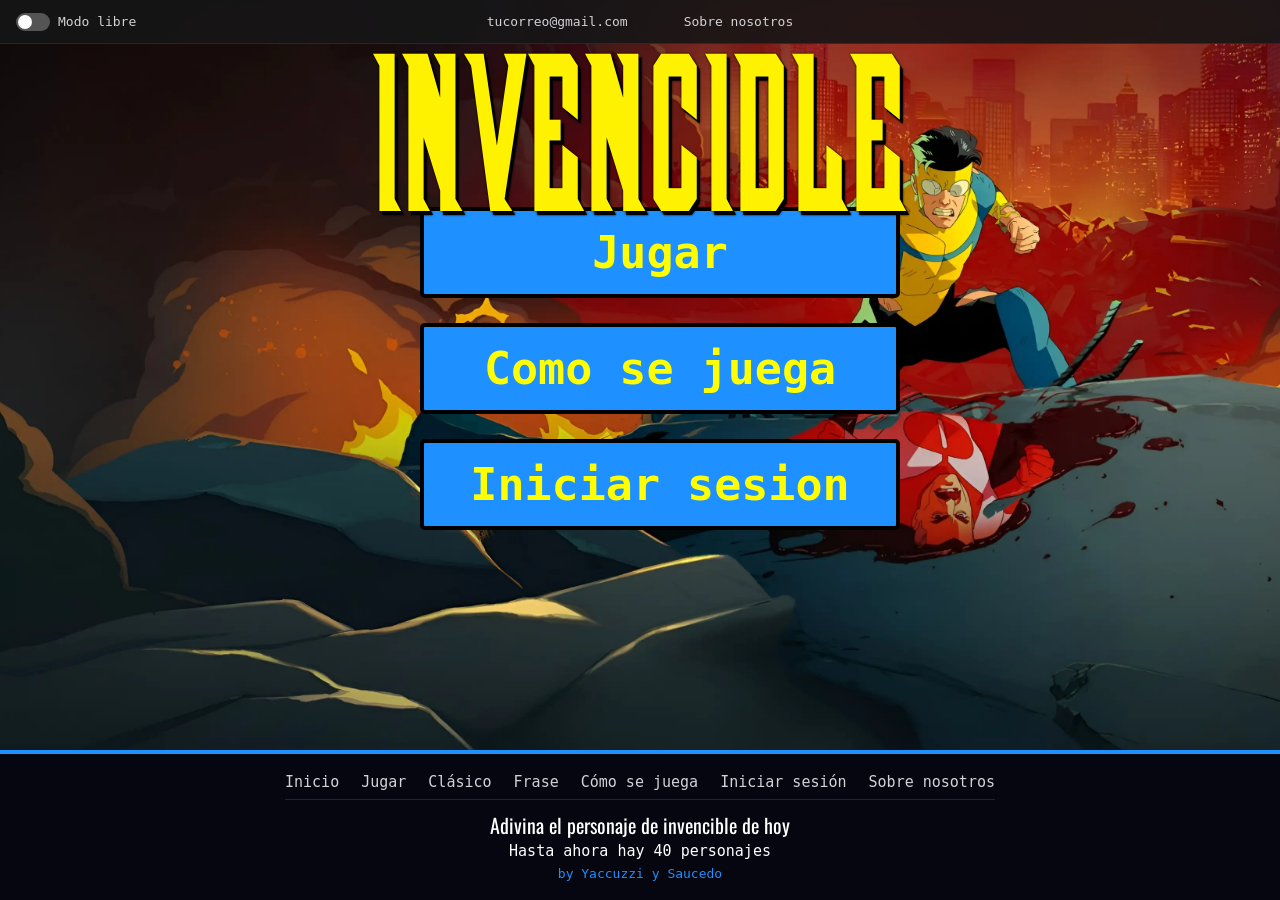
<file: proyecto so/index.html>
<doctype html>
    <html long = "es">
        <head>
            <link rel="stylesheet" href="css/home.css">
            <link rel="stylesheet" href="css/footer.css">
            <link rel="stylesheet" href="css/header.css">
            <link rel="preconnect" href="https://fonts.googleapis.com">
            <link rel="preconnect" href="https://fonts.gstatic.com" crossorigin>
            <link href="https://fonts.googleapis.com/css2?family=Iosevka+Charon:ital,wght@0,300;0,400;0,500;0,700;1,300;1,400;1,500;1,700&family=Oswald:wght@200..700&display=swap" rel="stylesheet">
            <link href="https://fonts.googleapis.com/css2?family=Iosevka+Charon:ital,wght@0,300;0,400;0,500;0,700;1,300;1,400;1,500;1,700&family=Oswald:wght@200..700&family=Playwrite+GB+S+Guides:ital@0;1&display=swap" rel="stylesheet">
            <title>INVENCIDLE</title>
            <meta charset="UTF-8">
    <meta name="viewport" content="width=device-width, initial-scale=1">
    <link rel="icon" href="favicon.svg" type="image/svg+xml">
    <link rel="icon" href="favicon.ico" sizes="32x32">
    <link rel="apple-touch-icon" href="apple-touch-icon.png">
    <link rel="stylesheet" href="css/responsive.css">
    <link rel="stylesheet" href="css/titulo.css">
    <script src="js/titulo.js" defer></script>
    <script src="js/racha.js" defer></script>
    <script src="js/modo-libre.js" defer></script>

        </head>
        <body class="footer-arriba">
            <div class="barra-superior" role="navigation" aria-label="Contacto" data-modo-libre>
                <a href="mailto:tucorreo@gmail.com">tucorreo@gmail.com</a>
                <a href="pages/nosotros.html">Sobre nosotros</a>
            </div>
            <header>
                <h1 class="titulo-sangre">INVENCIDLE</h1>
                <nav>
                    <ul>

                        <a href="pages/jugar.html" class="boton"> Jugar</a><br>
                        <a href="pages/como_se_juega.html" class="boton"> Como se juega</a><br>
                        <a href="pages/iniciar_sesion.php" class="boton"> Iniciar sesion</a><br>
                       <!-- <a href="pages/nosotros.html" class="boton"> Sobre nosotros</a><br>-->
                        
                    </ul>
                </nav>
            </header>
            <main>
                <section>
                    <br>
                    <br>
                </section>
                <section>

                </section>
            </main>
        <footer class="footer-sitio">
    <nav class="footer-links" aria-label="Mapa del sitio">
        <a href="index.html">Inicio</a>
        <a href="pages/jugar.html">Jugar</a>
        <a href="pages/clasico.html">Clásico</a>
        <a href="pages/frase.html">Frase</a>
        <a href="pages/como_se_juega.html">Cómo se juega</a>
        <a href="pages/iniciar_sesion.php">Iniciar sesión</a>
        <a href="pages/nosotros.html">Sobre nosotros</a>
    </nav>
    <p class="footer-titulo">Adivina el personaje de invencible de hoy</p>
    <p class="footer-dato">Hasta ahora hay 40 personajes</p>
    <p class="footer-autores">by Yaccuzzi y Saucedo</p>
</footer>
        </body>
    </html>

    <!--1- Cambiar idioma
        2- Responsive
        3- link de clasico a frase
        4- Agregar mas personajes y frases
        5- hacer racha de IS
        6- titulo aura
        7- Hacer favicon-->
</file>
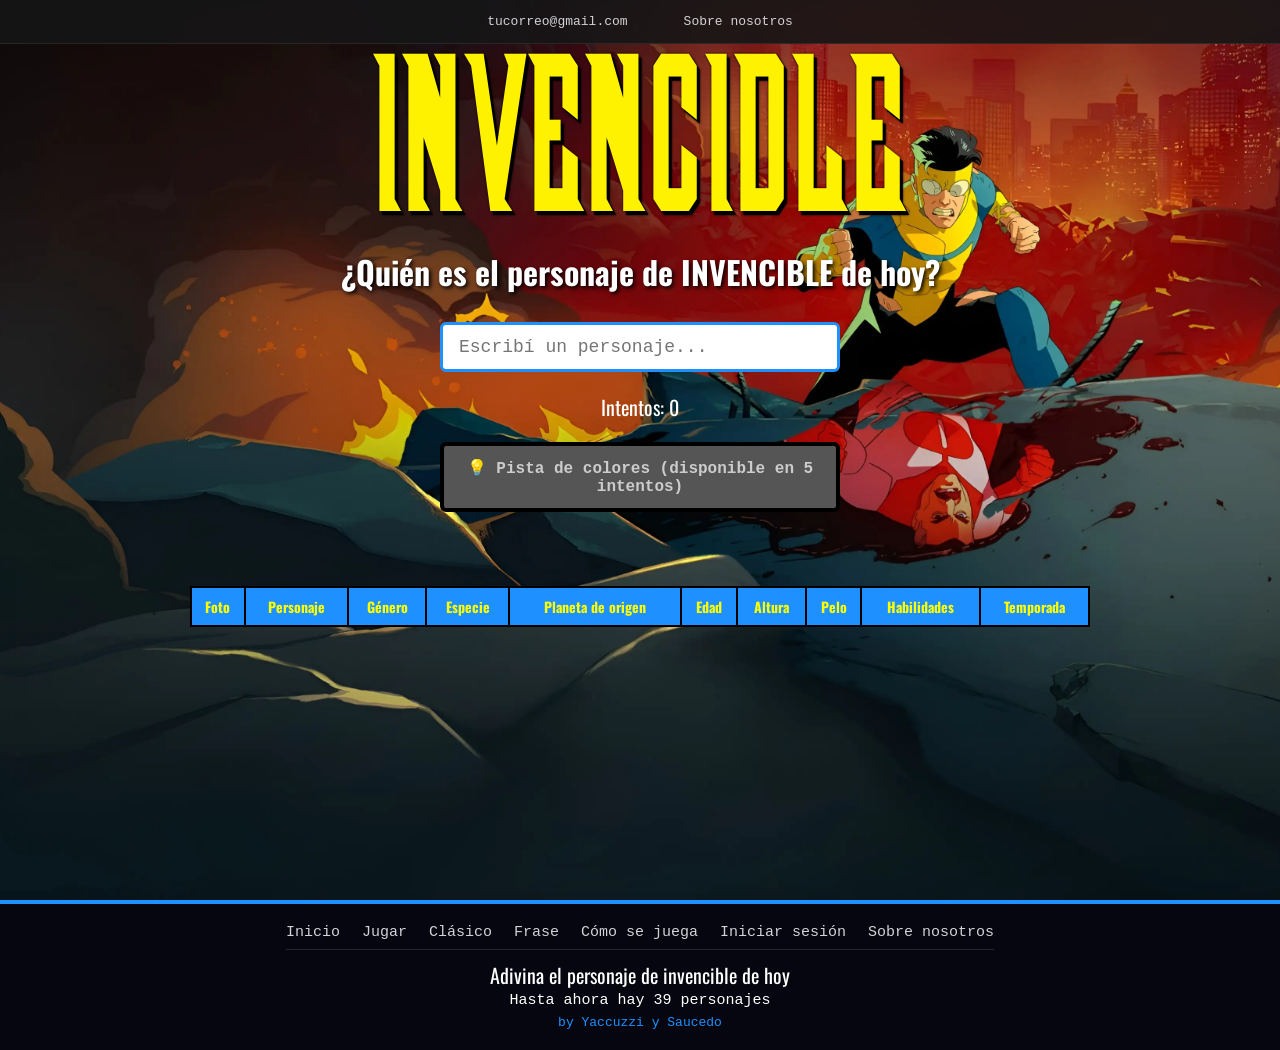
<file: proyecto so/pages/clasico.html>
<doctype html>
    <html long = "es">
        <head>
            <link rel="stylesheet" href="../css/clasico.css">
            <link rel="stylesheet" href="../css/footer.css">
            <link rel="stylesheet" href="../css/header.css">
             <link rel="preconnect" href="https://fonts.googleapis.com">
            <link rel="preconnect" href="https://fonts.gstatic.com" crossorigin>
            <link href="https://fonts.googleapis.com/css2?family=Iosevka+Charon:ital,wght@0,300;0,400;0,500;0,700;1,300;1,400;1,500;1,700&family=Oswald:wght@200..700&display=swap" rel="stylesheet">
            <link href="https://fonts.googleapis.com/css2?family=Iosevka+Charon:ital,wght@0,300;0,400;0,500;0,700;1,300;1,400;1,500;1,700&family=Oswald:wght@200..700&family=Playwrite+GB+S+Guides:ital@0;1&display=swap" rel="stylesheet">
            <meta charset="UTF-8">
            <title>INVENCIDLE - Clásico</title>
    <meta name="viewport" content="width=device-width, initial-scale=1">
    <link rel="icon" href="../favicon.svg" type="image/svg+xml">
    <link rel="icon" href="../favicon.ico" sizes="32x32">
    <link rel="apple-touch-icon" href="../apple-touch-icon.png">
    <link rel="stylesheet" href="../css/responsive.css">
    <link rel="stylesheet" href="../css/titulo.css">
    <script src="../js/titulo.js" defer></script>
    <script src="../js/racha.js" defer></script>

        </head>
        <body>
            <div class="barra-superior" role="navigation" aria-label="Contacto">
                <a href="mailto:tucorreo@gmail.com">tucorreo@gmail.com</a>
                <a href="nosotros.html">Sobre nosotros</a>
            </div>
            
                <h1 class="titulo-sangre"><a href="../index.html"> INVENCIDLE</a></h1>
                <nav>
                    <ul>
                        
                    </ul>
                </nav>

                <main class="juego-contenedor">
                    <h2 class="texto-encima">¿Quién es el personaje de INVENCIBLE de hoy?</h2>

                    <div class="input-container">
                        <input type="text" id="input-personaje" placeholder="Escribí un personaje..." autocomplete="off">
                        <ul id="lista-sugerencias" class="sugerencias"></ul>
                    </div>

                    <p id="contador-intentos">Intentos: 0</p>

                    <!-- Pista opcional: se habilita después de INTENTOS_PARA_PISTA intentos (ver clasico.js) -->
                    <button type="button" id="caja-pista" class="caja-pista" disabled>
                        <span id="texto-pista">💡 Pista de colores</span>
                        <span id="colores-pista" class="colores-pista" hidden></span>
                    </button>
                    <p id="mensaje-resultado"></p>

                    <!-- Aparece al ganar: lleva al siguiente modo (Frase) -->
                    <a id="boton-siguiente" class="boton-siguiente" href="frase.html" hidden>Siguiente modo: Frase &rarr;</a>

                    <div class="tabla-scroll">
                    <table id="tabla-juego">
                        <thead>
                            <tr>
                                <th>Foto</th>
                                <th>Personaje</th>
                                <th>Género</th>
                                <th>Especie</th>
                                <th>Planeta de origen</th>
                                <th>Edad</th>
                                <th>Altura</th>
                                <th>Pelo</th>
                                <th>Habilidades</th>
                                <th>Temporada</th>
                            </tr>
                        </thead>
                        <tbody id="cuerpo-tabla"></tbody>
                    </table>
                    </div>
                </main>

                <script src="../js/modo-libre.js"></script>
                <script src="../js/aleatorio.js"></script>
                <script src="../js/personajes.js"></script>
                <script src="../js/clasico.js"></script>
            
        <footer class="footer-sitio">
    <nav class="footer-links" aria-label="Mapa del sitio">
        <a href="../index.html">Inicio</a>
        <a href="jugar.html">Jugar</a>
        <a href="clasico.html">Clásico</a>
        <a href="frase.html">Frase</a>
        <a href="como_se_juega.html">Cómo se juega</a>
        <a href="iniciar_sesion.php">Iniciar sesión</a>
        <a href="nosotros.html">Sobre nosotros</a>
    </nav>
    <p class="footer-titulo">Adivina el personaje de invencible de hoy</p>
    <p class="footer-dato">Hasta ahora hay 39 personajes</p>
    <p class="footer-autores">by Yaccuzzi y Saucedo</p>
</footer>
</body>
</file>
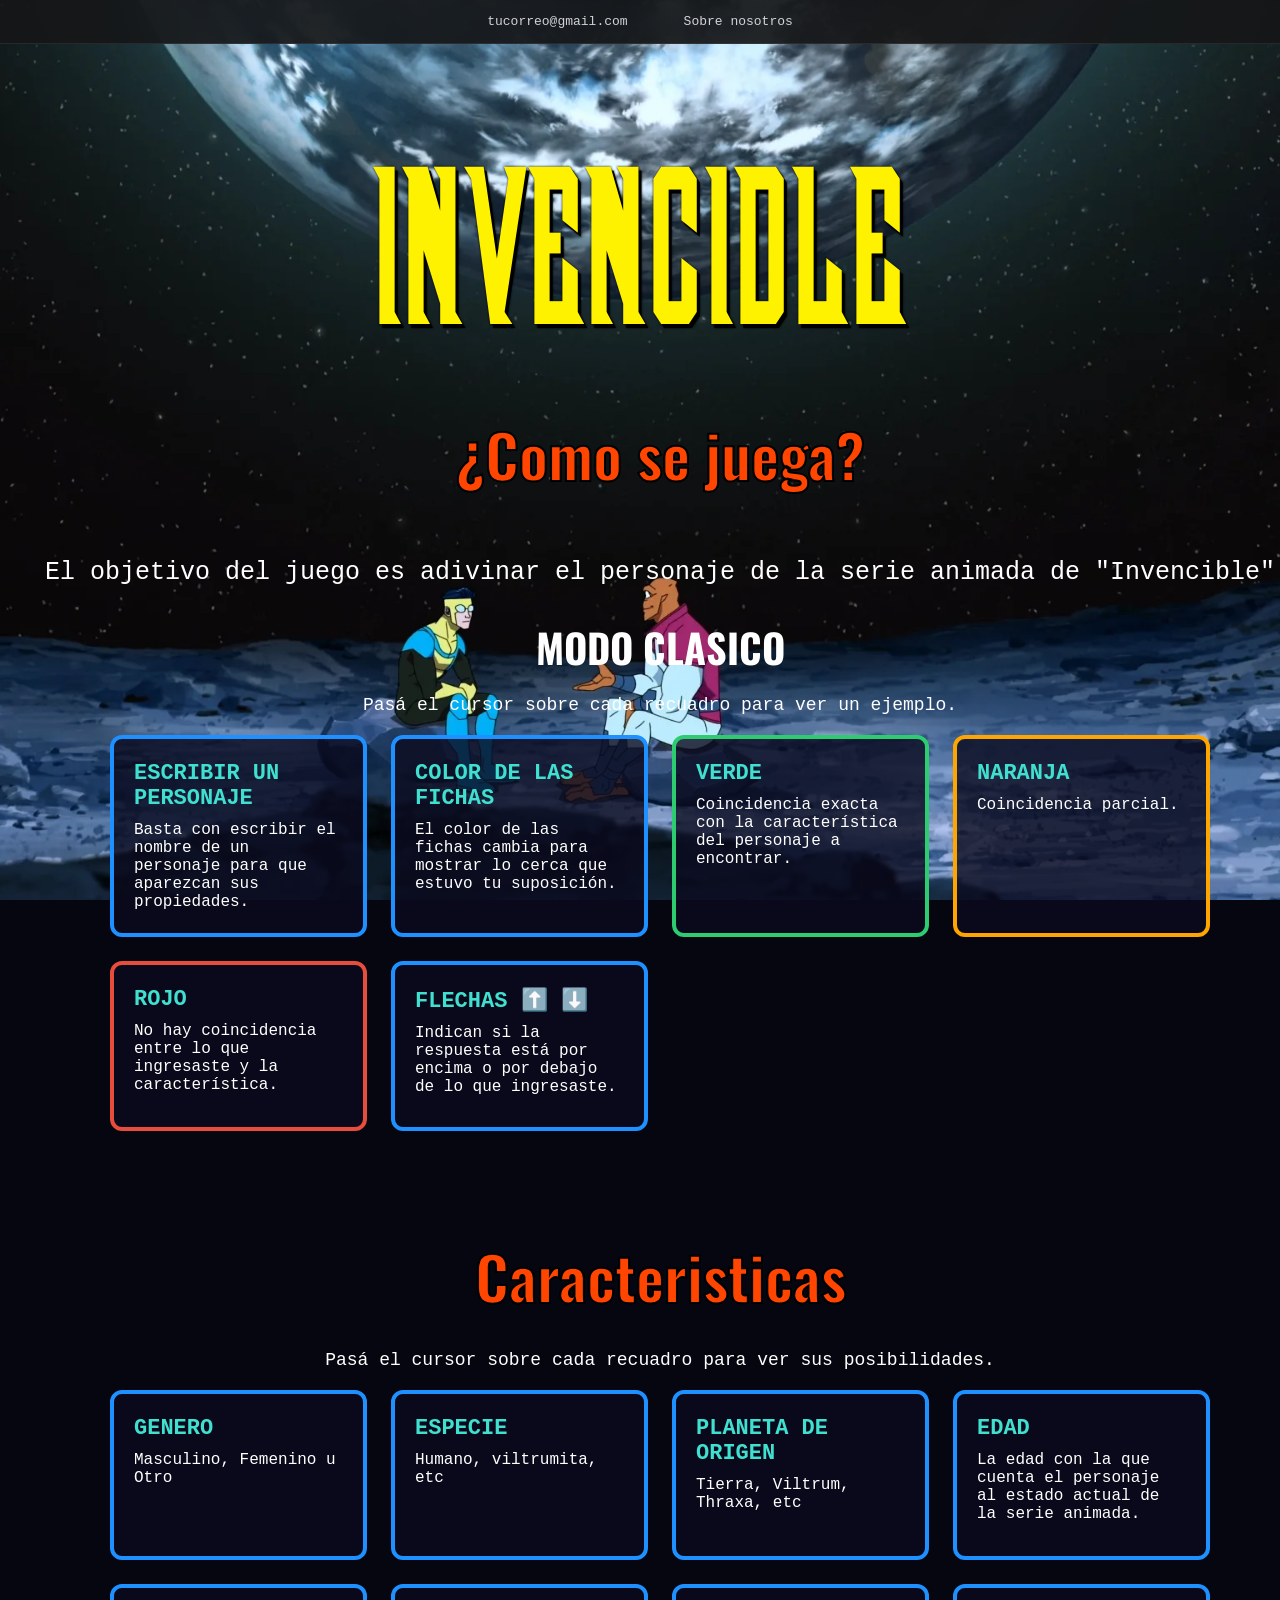
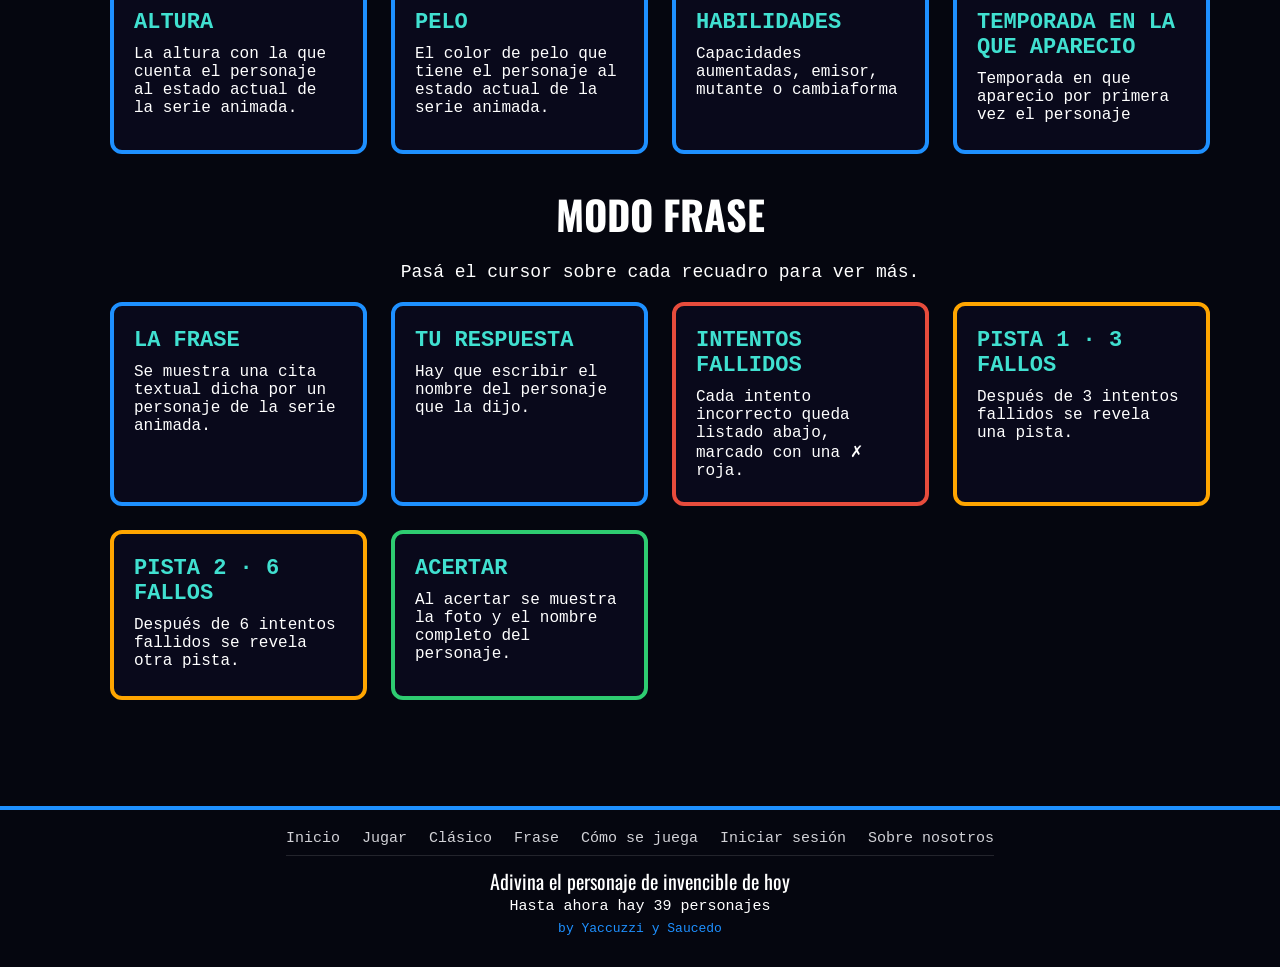
<file: proyecto so/pages/como_se_juega.html>
<doctype html>
    <html long = "es">
        <head>
            <title>¿Como se juega?</title>
            <link rel="stylesheet" href="../css/comose.css">
            <link rel="stylesheet" href="../css/footer.css">
            <link rel="stylesheet" href="../css/header.css">
            <meta charset="UTF-8">
            <link rel="preconnect" href="https://fonts.googleapis.com">
            <link rel="preconnect" href="https://fonts.gstatic.com" crossorigin>
            <link href="https://fonts.googleapis.com/css2?family=Iosevka+Charon:ital,wght@0,300;0,400;0,500;0,700;1,300;1,400;1,500;1,700&family=Oswald:wght@200..700&display=swap" rel="stylesheet">
            <link href="https://fonts.googleapis.com/css2?family=Iosevka+Charon:ital,wght@0,300;0,400;0,500;0,700;1,300;1,400;1,500;1,700&family=Oswald:wght@200..700&family=Playwrite+GB+S+Guides:ital@0;1&display=swap" rel="stylesheet">
    <meta name="viewport" content="width=device-width, initial-scale=1">
    <link rel="icon" href="../favicon.svg" type="image/svg+xml">
    <link rel="icon" href="../favicon.ico" sizes="32x32">
    <link rel="apple-touch-icon" href="../apple-touch-icon.png">
    <link rel="stylesheet" href="../css/responsive.css">
    <link rel="stylesheet" href="../css/titulo.css">
    <script src="../js/titulo.js" defer></script>
    <script src="../js/racha.js" defer></script>

        </head> 
        <body>
            <div class="barra-superior" role="navigation" aria-label="Contacto">
                <a href="mailto:tucorreo@gmail.com">tucorreo@gmail.com</a>
                <a href="nosotros.html">Sobre nosotros</a>
            </div>
            <header>
                <h1 class="titulo-sangre">
                    <a href = "../index.html"> INVENCIDLE</a>
                </h1>
                <nav>
                    <ul>
                <main>
                    <section class="comojuegodos">
                        <h3>¿Como se juega?</h3>
                        <p>El objetivo del juego es adivinar el personaje de la serie animada de "Invencible"</p>
                        <h2>MODO CLASICO</h2>
                    </section>
                    <section class="comojuego">
                        <p class="ayuda-hover">Pasá el cursor sobre cada recuadro para ver un ejemplo.</p>
                        <div class="caracteristicas-grid">
                        <div class="caracteristica regla " tabindex="0">
                            <h4>ESCRIBIR UN PERSONAJE</h4>
                            <p>Basta con escribir el nombre de un personaje para que aparezcan sus propiedades.</p>
                            <div class="posibilidades" role="tooltip">
                                <strong>Cómo hacerlo</strong>
                                <div class="chips"><span>Escribí parte del nombre</span><span>Elegí de la lista con el mouse</span><span>O usá ⬆️ ⬇️ y Enter</span><span>Enter solo elige el primero</span></div>
                            </div>
                        </div>
                        <div class="caracteristica regla " tabindex="0">
                            <h4>COLOR DE LAS FICHAS</h4>
                            <p>El color de las fichas cambia para mostrar lo cerca que estuvo tu suposición.</p>
                            <div class="posibilidades" role="tooltip">
                                <strong>Los colores</strong>
                                <div class="chips"><span>Verde</span><span>Naranja</span><span>Rojo</span></div>
                            </div>
                        </div>
                        <div class="caracteristica regla verde" tabindex="0">
                            <h4>VERDE</h4>
                            <p>Coincidencia exacta con la característica del personaje a encontrar.</p>
                            <div class="posibilidades" role="tooltip">
                                <strong>Ejemplo</strong>
                                <div class="chips"><span>Género: Masculino → Masculino ✔</span></div>
                            </div>
                        </div>
                        <div class="caracteristica regla naranja" tabindex="0">
                            <h4>NARANJA</h4>
                            <p>Coincidencia parcial.</p>
                            <div class="posibilidades" role="tooltip">
                                <strong>Ejemplo</strong>
                                <div class="chips"><span>Especie: Híbrido (Viltrumita/Humano) y Viltrumita comparten Viltrumita</span><span>Edad o altura cercanas</span><span>Habilidades que se solapan</span></div>
                            </div>
                        </div>
                        <div class="caracteristica regla rojo" tabindex="0">
                            <h4>ROJO</h4>
                            <p>No hay coincidencia entre lo que ingresaste y la característica.</p>
                            <div class="posibilidades" role="tooltip">
                                <strong>Ejemplo</strong>
                                <div class="chips"><span>Planeta: Tierra → Viltrum ✘</span></div>
                            </div>
                        </div>
                        <div class="caracteristica regla " tabindex="0">
                            <h4>FLECHAS ⬆️ ⬇️</h4>
                            <p>Indican si la respuesta está por encima o por debajo de lo que ingresaste.</p>
                            <div class="posibilidades" role="tooltip">
                                <strong>Se usan en</strong>
                                <div class="chips"><span>Edad</span><span>Altura</span><span>Temporada</span><span>⬆️ = el valor buscado es mayor</span><span>⬇️ = el valor buscado es menor</span></div>
                            </div>
                        </div>
                        </div>
                    </section>

                    <h5>Caracteristicas</h5>

                    <section class="comojuego">
                        <p class="ayuda-hover">Pasá el cursor sobre cada recuadro para ver sus posibilidades.</p>
                        <div class="caracteristicas-grid">
                        <div class="caracteristica" tabindex="0">
                            <h4>GENERO</h4>
                            <p>Masculino, Femenino u Otro</p>
                            <div class="posibilidades" role="tooltip">
                                <strong>Posibilidades</strong>
                                <div class="chips"><span>Masculino</span><span>Femenino</span></div>
                            </div>
                        </div>
                        <div class="caracteristica" tabindex="0">
                            <h4>ESPECIE</h4>
                            <p>Humano, viltrumita, etc</p>
                            <div class="posibilidades" role="tooltip">
                                <strong>Posibilidades</strong>
                                <div class="chips"><span>Humano</span><span>Humano mutado</span><span>Viltrumita</span><span>Híbrido (Viltrumita/Humano)</span><span>Híbrido (Viltrumita/Thraxano)</span><span>Extraterrestre</span><span>Gelderiano</span><span>Dorniano</span><span>Marciano</span><span>Atlantes</span><span>Demonio</span></div>
                            </div>
                        </div>
                        <div class="caracteristica" tabindex="0">
                            <h4>PLANETA DE ORIGEN</h4>
                            <p>Tierra, Viltrum, Thraxa, etc</p>
                            <div class="posibilidades" role="tooltip">
                                <strong>Posibilidades</strong>
                                <div class="chips"><span>Tierra</span><span>Viltrum</span><span>Thraxa</span><span>Geldaria</span><span>Dornn</span><span>Marte</span></div>
                            </div>
                        </div>
                        <div class="caracteristica" tabindex="0">
                            <h4>EDAD</h4>
                            <p>La edad con la que cuenta el personaje al estado actual de la serie animada.</p>
                            <div class="posibilidades" role="tooltip">
                                <strong>Posibilidades</strong>
                                <div class="chips"><span>Un número (en años)</span><span>⬆️ ⬇️ te dicen si es mayor o menor</span></div>
                            </div>
                        </div>
                        <div class="caracteristica" tabindex="0">
                            <h4>ALTURA</h4>
                            <p>La altura con la que cuenta el personaje al estado actual de la serie animada.</p>
                            <div class="posibilidades" role="tooltip">
                                <strong>Posibilidades</strong>
                                <div class="chips"><span>Un número (en cm)</span><span>⬆️ ⬇️ te dicen si es mayor o menor</span></div>
                            </div>
                        </div>
                        <div class="caracteristica" tabindex="0">
                            <h4>PELO</h4>
                            <p>El color de pelo que tiene el personaje al estado actual de la serie animada.</p>
                            <div class="posibilidades" role="tooltip">
                                <strong>Posibilidades</strong>
                                <div class="chips"><span>Negro</span><span>Castaño</span><span>Marrón</span><span>Rubio</span><span>Colorado</span><span>Canoso</span><span>Blanco</span><span>Sin pelo</span></div>
                            </div>
                        </div>
                        <div class="caracteristica" tabindex="0">
                            <h4>HABILIDADES</h4>
                            <p>Capacidades aumentadas, emisor, mutante o cambiaforma</p>
                            <div class="posibilidades" role="tooltip">
                                <strong>Posibilidades</strong>
                                <div class="chips"><span>Capacidades aumentadas</span><span>Emisor</span><span>Mutante</span><span>Cambia forma</span><span>Inteligencia superior</span><span>Ninguna</span></div>
                            </div>
                        </div>
                        <div class="caracteristica" tabindex="0">
                            <h4>TEMPORADA EN LA QUE APARECIO</h4>
                            <p>Temporada en que aparecio por primera vez el personaje</p>
                            <div class="posibilidades" role="tooltip">
                                <strong>Posibilidades</strong>
                                <div class="chips"><span>1</span><span>2</span><span>3</span><span>4</span></div>
                            </div>
                        </div>
                        </div>
                    </section>

                    <section class="comojuegodos">
                        <h2>MODO FRASE</h2>
                    </section>
                    <section class="comojuego">
                        <p class="ayuda-hover">Pasá el cursor sobre cada recuadro para ver más.</p>
                        <div class="caracteristicas-grid">
                        <div class="caracteristica regla " tabindex="0">
                            <h4>LA FRASE</h4>
                            <p>Se muestra una cita textual dicha por un personaje de la serie animada.</p>
                            <div class="posibilidades" role="tooltip">
                                <strong>Tu objetivo</strong>
                                <div class="chips"><span>Descubrir quién la dijo</span></div>
                            </div>
                        </div>
                        <div class="caracteristica regla " tabindex="0">
                            <h4>TU RESPUESTA</h4>
                            <p>Hay que escribir el nombre del personaje que la dijo.</p>
                            <div class="posibilidades" role="tooltip">
                                <strong>Tip</strong>
                                <div class="chips"><span>Escribí el nombre y elegí de la lista</span></div>
                            </div>
                        </div>
                        <div class="caracteristica regla rojo" tabindex="0">
                            <h4>INTENTOS FALLIDOS</h4>
                            <p>Cada intento incorrecto queda listado abajo, marcado con una ✗ roja.</p>
                            <div class="posibilidades" role="tooltip">
                                <strong>Ejemplo</strong>
                                <div class="chips"><span>✗ Mark Grayson</span><span>✗ Nolan Grayson</span></div>
                            </div>
                        </div>
                        <div class="caracteristica regla naranja" tabindex="0">
                            <h4>PISTA 1 · 3 FALLOS</h4>
                            <p>Después de 3 intentos fallidos se revela una pista.</p>
                            <div class="posibilidades" role="tooltip">
                                <strong>La pista</strong>
                                <div class="chips"><span>La temporada de la frase</span></div>
                            </div>
                        </div>
                        <div class="caracteristica regla naranja" tabindex="0">
                            <h4>PISTA 2 · 6 FALLOS</h4>
                            <p>Después de 6 intentos fallidos se revela otra pista.</p>
                            <div class="posibilidades" role="tooltip">
                                <strong>La pista</strong>
                                <div class="chips"><span>La primera letra del nombre</span></div>
                            </div>
                        </div>
                        <div class="caracteristica regla verde" tabindex="0">
                            <h4>ACERTAR</h4>
                            <p>Al acertar se muestra la foto y el nombre completo del personaje.</p>
                            <div class="posibilidades" role="tooltip">
                                <strong>Ganás</strong>
                                <div class="chips"><span>Foto del personaje</span><span>Nombre completo</span></div>
                            </div>
                        </div>
                        </div>
                    </section>
                    <br><br><br><br><br>
                </main>
                    </ul>
                </nav>
            </header>
            <main>

            </main>
<footer class="footer-sitio">
    <nav class="footer-links" aria-label="Mapa del sitio">
        <a href="../index.html">Inicio</a>
        <a href="jugar.html">Jugar</a>
        <a href="clasico.html">Clásico</a>
        <a href="frase.html">Frase</a>
        <a href="como_se_juega.html">Cómo se juega</a>
        <a href="iniciar_sesion.php">Iniciar sesión</a>
        <a href="nosotros.html">Sobre nosotros</a>
    </nav>
    <p class="footer-titulo">Adivina el personaje de invencible de hoy</p>
    <p class="footer-dato">Hasta ahora hay 39 personajes</p>
    <p class="footer-autores">by Yaccuzzi y Saucedo</p>
</footer>
</file>
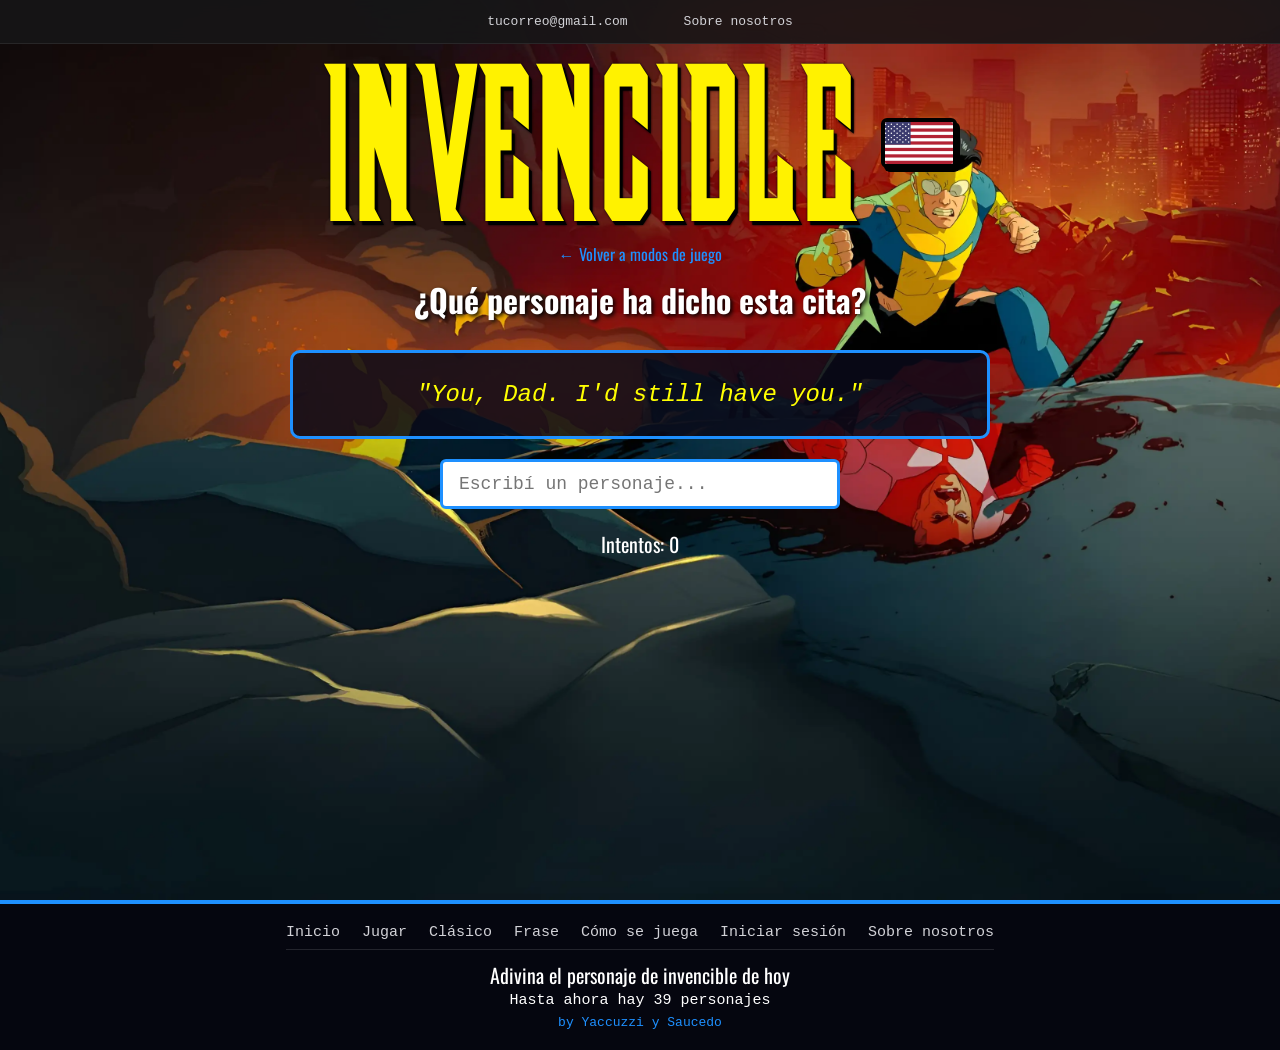
<file: proyecto so/pages/frase.html>
<doctype html>
<html lang="es">
    <head>
        <link rel="stylesheet" href="../css/frase.css">
            <link rel="stylesheet" href="../css/footer.css">
            <link rel="stylesheet" href="../css/header.css">
        <link rel="preconnect" href="https://fonts.googleapis.com">
        <link rel="preconnect" href="https://fonts.gstatic.com" crossorigin>
        <link href="https://fonts.googleapis.com/css2?family=Iosevka+Charon:ital,wght@0,300;0,400;0,500;0,700;1,300;1,400;1,500;1,700&family=Oswald:wght@200..700&display=swap" rel="stylesheet">
        <link href="https://fonts.googleapis.com/css2?family=Iosevka+Charon:ital,wght@0,300;0,400;0,500;0,700;1,300;1,400;1,500;1,700&family=Oswald:wght@200..700&family=Playwrite+GB+S+Guides:ital@0;1&display=swap" rel="stylesheet">
        <meta charset="UTF-8">
        <title>INVENCIDLE - Frase</title>
    <meta name="viewport" content="width=device-width, initial-scale=1">
    <link rel="icon" href="../favicon.svg" type="image/svg+xml">
    <link rel="icon" href="../favicon.ico" sizes="32x32">
    <link rel="apple-touch-icon" href="../apple-touch-icon.png">
    <link rel="stylesheet" href="../css/responsive.css">
    <link rel="stylesheet" href="../css/titulo.css">
    <script src="../js/titulo.js" defer></script>
    <script src="../js/racha.js" defer></script>

    </head>
    <body>
            <div class="barra-superior" role="navigation" aria-label="Contacto">
                <a href="mailto:tucorreo@gmail.com">tucorreo@gmail.com</a>
                <a href="nosotros.html">Sobre nosotros</a>
            </div>
        <header>
            <div class="titulo-con-bandera">
                <h1 class="titulo-sangre">
                    <a href="../index.html">INVENCIDLE</a>
                </h1>
                <!-- Cambia el idioma de la frase: EE.UU. = inglés (original), México = español -->
                <button type="button" id="boton-idioma" class="boton-idioma" aria-label="Cambiar idioma de la frase: ahora en inglés" title="Cambiar idioma de la frase">
                    <img id="bandera-idioma" src="../imagenes/banderas/us.svg" alt="Bandera de Estados Unidos">
                </button>
            </div>
            <nav>
                <ul>
                    <li><a href="../pages/jugar.html">← Volver a modos de juego</a></li>
                </ul>
            </nav>
        </header>

        <main class="juego-contenedor-frase">
            <h2 class="texto-encima">¿Qué personaje ha dicho esta cita?</h2>

            <div class="caja-frase">
                <p id="texto-frase">Cargando frase...</p>
            </div>

            <div class="input-container">
                <input type="text" id="input-personaje-frase" placeholder="Escribí un personaje..." autocomplete="off">
                <ul id="lista-sugerencias-frase" class="sugerencias"></ul>
            </div>

            <p id="contador-intentos-frase">Intentos: 0</p>
            <p id="pista-frase" class="pista"></p>
            <p id="mensaje-resultado-frase"></p>

            <div id="tarjeta-personaje" class="tarjeta-personaje"></div>

            <ul id="lista-intentos-frase" class="lista-intentos"></ul>
        </main>

        <script src="../js/modo-libre.js"></script>
        <script src="../js/aleatorio.js"></script>
        <script src="../js/personajes.js"></script>
        <script src="../js/frases.js"></script>
        <script src="../js/frase.js"></script>
    <footer class="footer-sitio">
    <nav class="footer-links" aria-label="Mapa del sitio">
        <a href="../index.html">Inicio</a>
        <a href="jugar.html">Jugar</a>
        <a href="clasico.html">Clásico</a>
        <a href="frase.html">Frase</a>
        <a href="como_se_juega.html">Cómo se juega</a>
        <a href="iniciar_sesion.php">Iniciar sesión</a>
        <a href="nosotros.html">Sobre nosotros</a>
    </nav>
    <p class="footer-titulo">Adivina el personaje de invencible de hoy</p>
    <p class="footer-dato">Hasta ahora hay 39 personajes</p>
    <p class="footer-autores">by Yaccuzzi y Saucedo</p>
</footer>
</body>
</html>
</file>
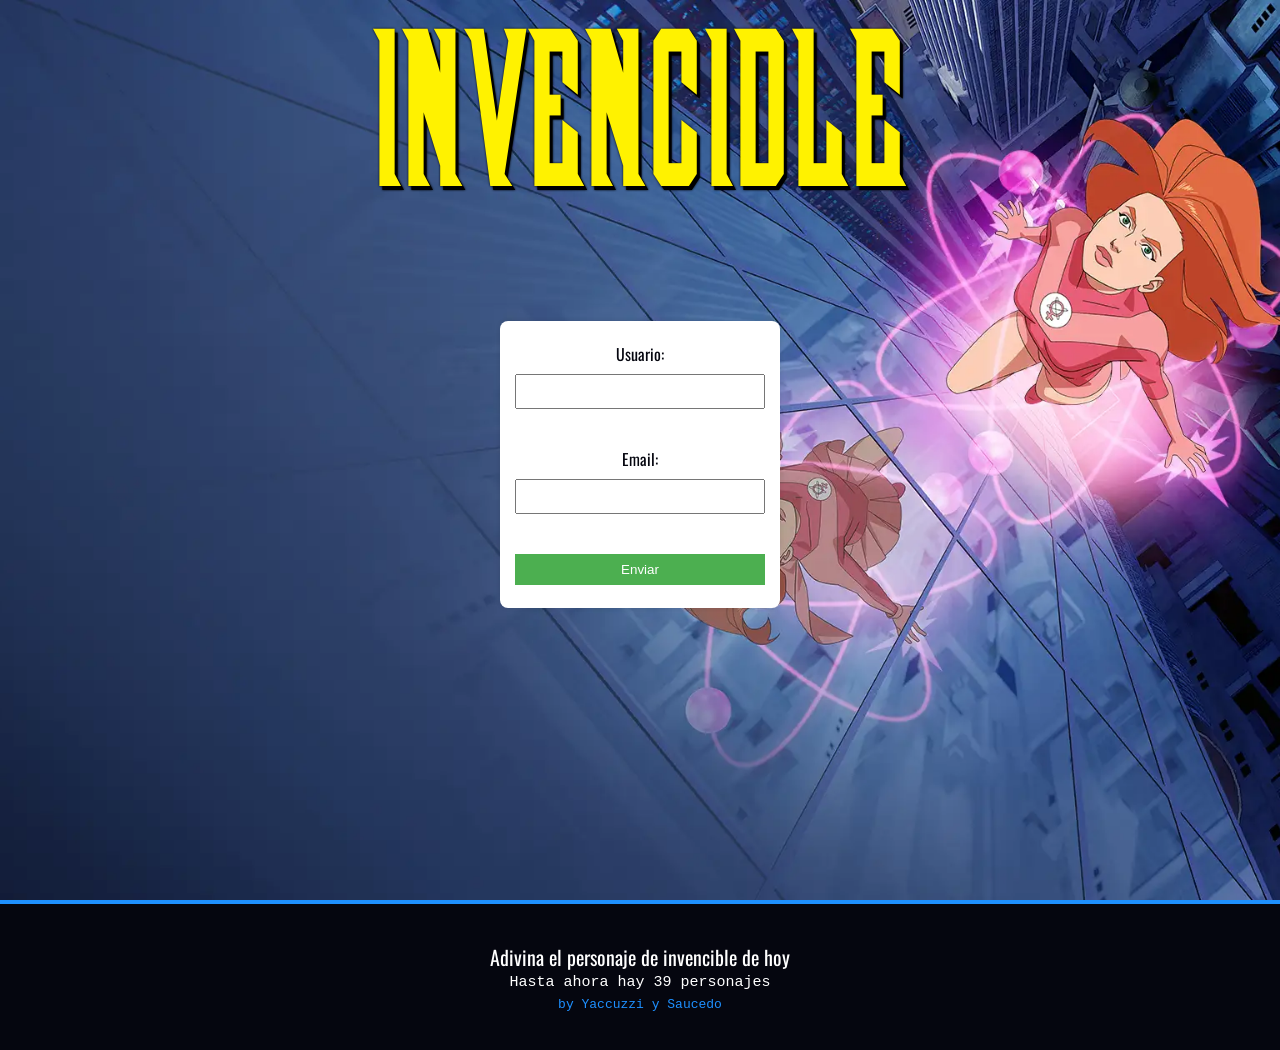
<file: proyecto so/pages/iniciar_sesion.html>
<doctype html>
    <html long = "es">
        <head>
            <link rel="stylesheet" href="../css/iniciar.css">
            <link rel="stylesheet" href="../css/footer.css">
             <link rel="preconnect" href="https://fonts.googleapis.com">
            <link rel="preconnect" href="https://fonts.gstatic.com" crossorigin>
            <link href="https://fonts.googleapis.com/css2?family=Iosevka+Charon:ital,wght@0,300;0,400;0,500;0,700;1,300;1,400;1,500;1,700&family=Oswald:wght@200..700&display=swap" rel="stylesheet">
            <link href="https://fonts.googleapis.com/css2?family=Iosevka+Charon:ital,wght@0,300;0,400;0,500;0,700;1,300;1,400;1,500;1,700&family=Oswald:wght@200..700&family=Playwrite+GB+S+Guides:ital@0;1&display=swap" rel="stylesheet">
            <meta charset="UTF-8">
    <meta name="viewport" content="width=device-width, initial-scale=1">
    <link rel="icon" href="../favicon.svg" type="image/svg+xml">
    <link rel="icon" href="../favicon.ico" sizes="32x32">
    <link rel="apple-touch-icon" href="../apple-touch-icon.png">
    <link rel="stylesheet" href="../css/responsive.css">
    <link rel="stylesheet" href="../css/titulo.css">
    <script src="../js/titulo.js" defer></script>
    <script src="../js/racha.js" defer></script>

        </head>
  
    <body>
        <header>
            <h1 class="titulo-sangre">
                <a href="../index.html">INVENCIDLE</a>
            </h1>
        </header>
        <form id="myform">
            <label for="Username">Usuario:</label>
            <input type="text" id="Username" name="Username" required>
            <br>
            <label for="email">Email:</label>
            <input type="email" id="email" name="email" required>
            <br>
            <button type="submit">Enviar</button>


        </form>
        

    <footer class="footer-sitio">
    <p class="footer-titulo">Adivina el personaje de invencible de hoy</p>
    <p class="footer-dato">Hasta ahora hay 39 personajes</p>
    <p class="footer-autores">by Yaccuzzi y Saucedo</p>
</footer>
</body>
      </html>
</file>
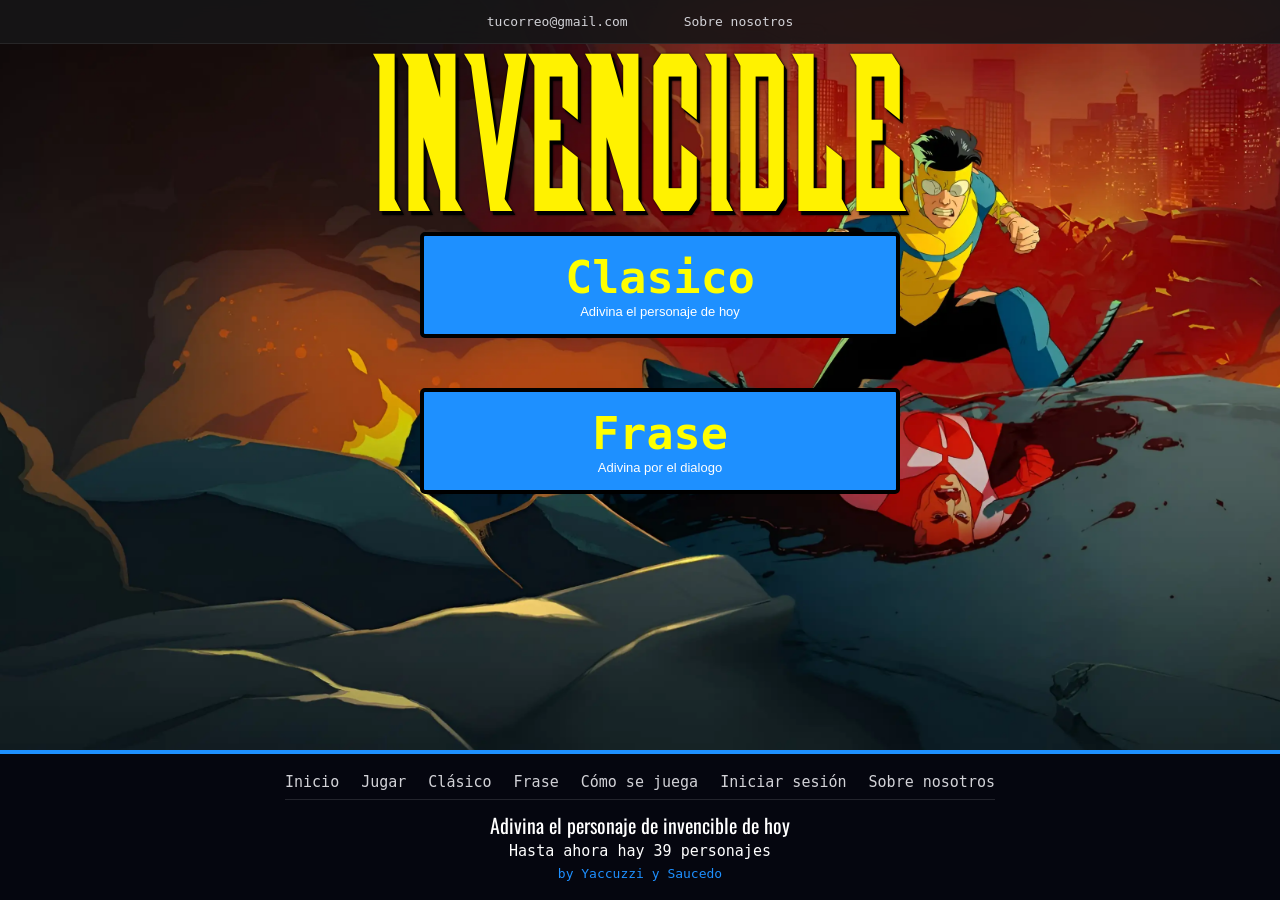
<file: proyecto so/pages/jugar.html>
<DOCTYPE html>
<html lang="es">
<head>
    <link rel="stylesheet" href="../css/jugar.css">
            <link rel="stylesheet" href="../css/footer.css">
            <link rel="stylesheet" href="../css/header.css">
    <link rel="preconnect" href="https://fonts.googleapis.com">
            <link rel="preconnect" href="https://fonts.gstatic.com" crossorigin>
            <link href="https://fonts.googleapis.com/css2?family=Iosevka+Charon:ital,wght@0,300;0,400;0,500;0,700;1,300;1,400;1,500;1,700&family=Oswald:wght@200..700&display=swap" rel="stylesheet">
            <link href="https://fonts.googleapis.com/css2?family=Iosevka+Charon:ital,wght@0,300;0,400;0,500;0,700;1,300;1,400;1,500;1,700&family=Oswald:wght@200..700&family=Playwrite+GB+S+Guides:ital@0;1&display=swap" rel="stylesheet">
    <meta charset="UTF-8">
    <title>INVENCIDLE</title>
    <meta name="viewport" content="width=device-width, initial-scale=1">
    <link rel="icon" href="../favicon.svg" type="image/svg+xml">
    <link rel="icon" href="../favicon.ico" sizes="32x32">
    <link rel="apple-touch-icon" href="../apple-touch-icon.png">
    <link rel="stylesheet" href="../css/responsive.css">
    <link rel="stylesheet" href="../css/titulo.css">
    <script src="../js/titulo.js" defer></script>
    <script src="../js/racha.js" defer></script>

</head>
<body class="footer-arriba">
            <div class="barra-superior" role="navigation" aria-label="Contacto">
                <a href="mailto:tucorreo@gmail.com">tucorreo@gmail.com</a>
                <a href="nosotros.html">Sobre nosotros</a>
            </div>
    <h1 class="titulo-sangre">
         <a href = "../index.html"> INVENCIDLE</a>
    </h1>
    <nav>
        <ul>
            <a href="../pages/clasico.html"class="boton"> Clasico
                 <span class="texto-secundario">Adivina el personaje de hoy</span>
            </a><br>
            <a href="../pages/frase.html"class="boton"> Frase
                 <span class="texto-secundario">Adivina por el dialogo</span>
            </a>
        </ul>
    </nav>
<footer class="footer-sitio">
    <nav class="footer-links" aria-label="Mapa del sitio">
        <a href="../index.html">Inicio</a>
        <a href="jugar.html">Jugar</a>
        <a href="clasico.html">Clásico</a>
        <a href="frase.html">Frase</a>
        <a href="como_se_juega.html">Cómo se juega</a>
        <a href="iniciar_sesion.php">Iniciar sesión</a>
        <a href="nosotros.html">Sobre nosotros</a>
    </nav>
    <p class="footer-titulo">Adivina el personaje de invencible de hoy</p>
    <p class="footer-dato">Hasta ahora hay 39 personajes</p>
    <p class="footer-autores">by Yaccuzzi y Saucedo</p>
</footer>
</body>
</html>
</file>
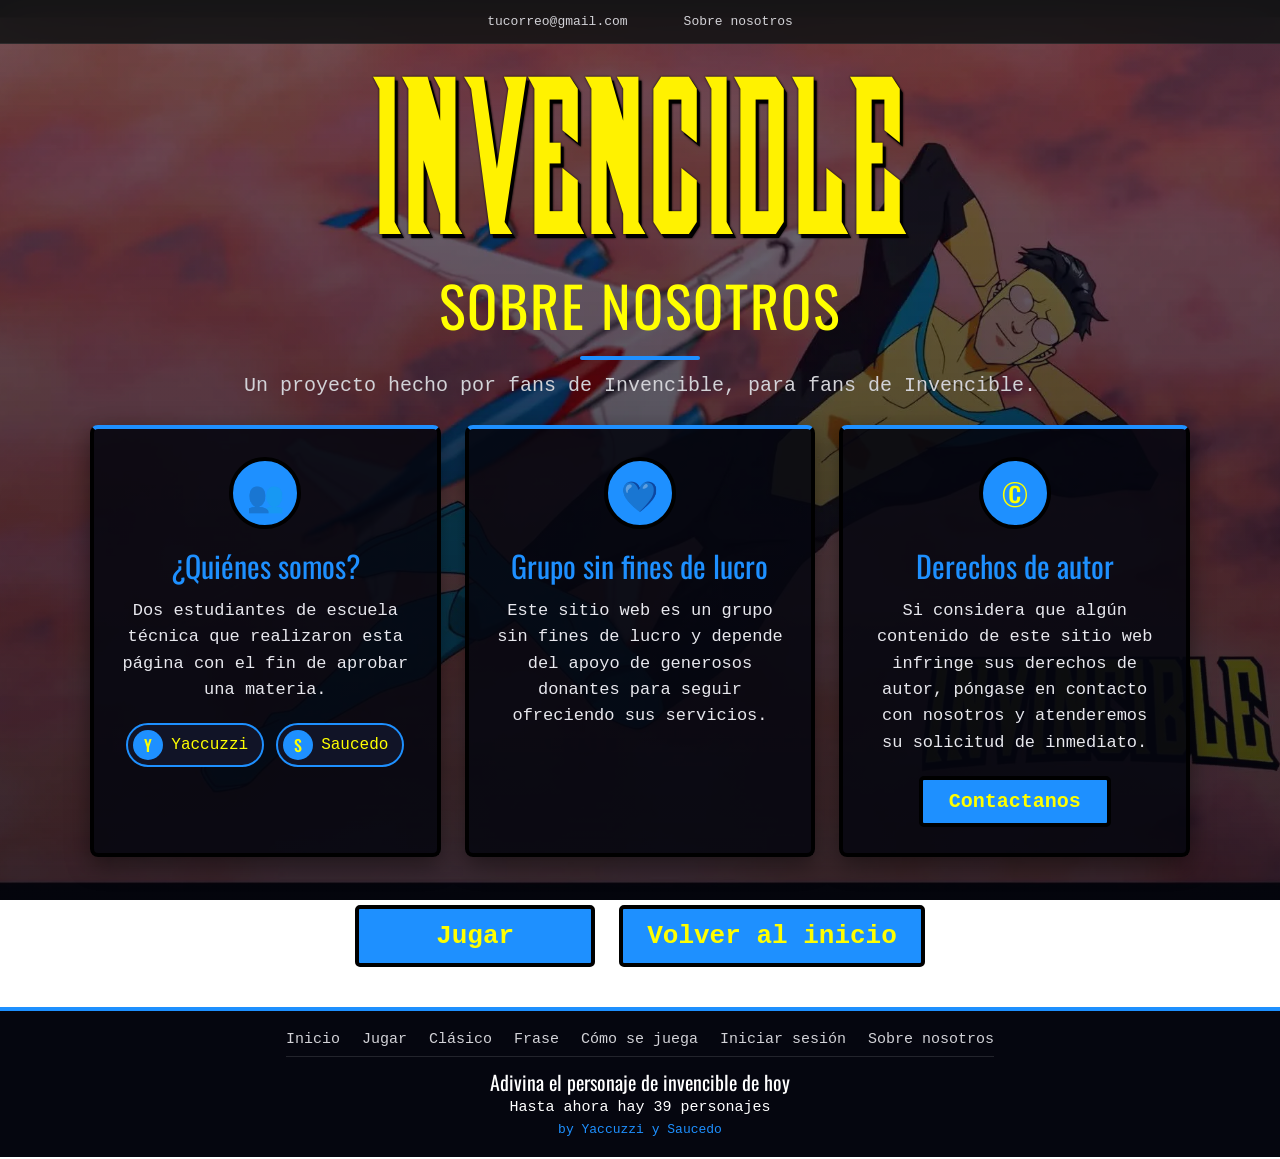
<file: proyecto so/pages/nosotros.html>
<!doctype html>
<html lang="es">
<head>
    <meta charset="UTF-8">
    <meta name="viewport" content="width=device-width, initial-scale=1">
    <title>INVENCIDLE - Sobre nosotros</title>
    <link rel="stylesheet" href="../css/nosotros.css">
    <link rel="stylesheet" href="../css/footer.css">
    <link rel="stylesheet" href="../css/header.css">
    <link rel="preconnect" href="https://fonts.googleapis.com">
    <link rel="preconnect" href="https://fonts.gstatic.com" crossorigin>
    <link href="https://fonts.googleapis.com/css2?family=Iosevka+Charon:ital,wght@0,300;0,400;0,500;0,700;1,300;1,400;1,500;1,700&family=Oswald:wght@200..700&display=swap" rel="stylesheet">
    <link rel="icon" href="../favicon.svg" type="image/svg+xml">
    <link rel="icon" href="../favicon.ico" sizes="32x32">
    <link rel="apple-touch-icon" href="../apple-touch-icon.png">
    <link rel="stylesheet" href="../css/responsive.css">
    <link rel="stylesheet" href="../css/titulo.css">
    <script src="../js/titulo.js" defer></script>
    <script src="../js/racha.js" defer></script>

</head>
<body>
    <div class="barra-superior" role="navigation" aria-label="Contacto">
        <a href="mailto:tucorreo@gmail.com">tucorreo@gmail.com</a>
        <a href="nosotros.html">Sobre nosotros</a>
    </div>

    <header>
        <h1 class="titulo-sangre"><a href="../index.html">INVENCIDLE</a></h1>
    </header>

    <main class="nosotros">
        <section class="portada">
            <h2>Sobre nosotros</h2>
            <p>Un proyecto hecho por fans de Invencible, para fans de Invencible.</p>
        </section>

        <div class="tarjetas">
            <section class="tarjeta">
                <span class="tarjeta-icono" aria-hidden="true">👥</span>
                <h3>¿Quiénes somos?</h3>
                <p>Dos estudiantes de escuela técnica que realizaron esta página con el fin de aprobar una materia.</p>
                <div class="autores">
                    <span class="autor"><b>Y</b>Yaccuzzi</span>
                    <span class="autor"><b>S</b>Saucedo</span>
                </div>
            </section>

            <section class="tarjeta">
                <span class="tarjeta-icono" aria-hidden="true">💙</span>
                <h3>Grupo sin fines de lucro</h3>
                <p>Este sitio web es un grupo sin fines de lucro y depende del apoyo de generosos donantes para seguir ofreciendo sus servicios.</p>
            </section>

            <section class="tarjeta">
                <span class="tarjeta-icono" aria-hidden="true">©</span>
                <h3>Derechos de autor</h3>
                <p>Si considera que algún contenido de este sitio web infringe sus derechos de autor, póngase en contacto con nosotros y atenderemos su solicitud de inmediato.</p>
                <a class="boton-nosotros" href="mailto:tucorreo@gmail.com">Contactanos</a>
            </section>
        </div>

        <div class="acciones">
            <a class="boton-nosotros grande" href="jugar.html">Jugar</a>
            <a class="boton-nosotros grande" href="../index.html">Volver al inicio</a>
        </div>
    </main>

    <footer class="footer-sitio">
        <nav class="footer-links" aria-label="Mapa del sitio">
            <a href="../index.html">Inicio</a>
            <a href="jugar.html">Jugar</a>
            <a href="clasico.html">Clásico</a>
            <a href="frase.html">Frase</a>
            <a href="como_se_juega.html">Cómo se juega</a>
            <a href="iniciar_sesion.php">Iniciar sesión</a>
            <a href="nosotros.html">Sobre nosotros</a>
        </nav>
        <p class="footer-titulo">Adivina el personaje de invencible de hoy</p>
        <p class="footer-dato">Hasta ahora hay 39 personajes</p>
        <p class="footer-autores">by Yaccuzzi y Saucedo</p>
    </footer>
</body>
</html>
</file>
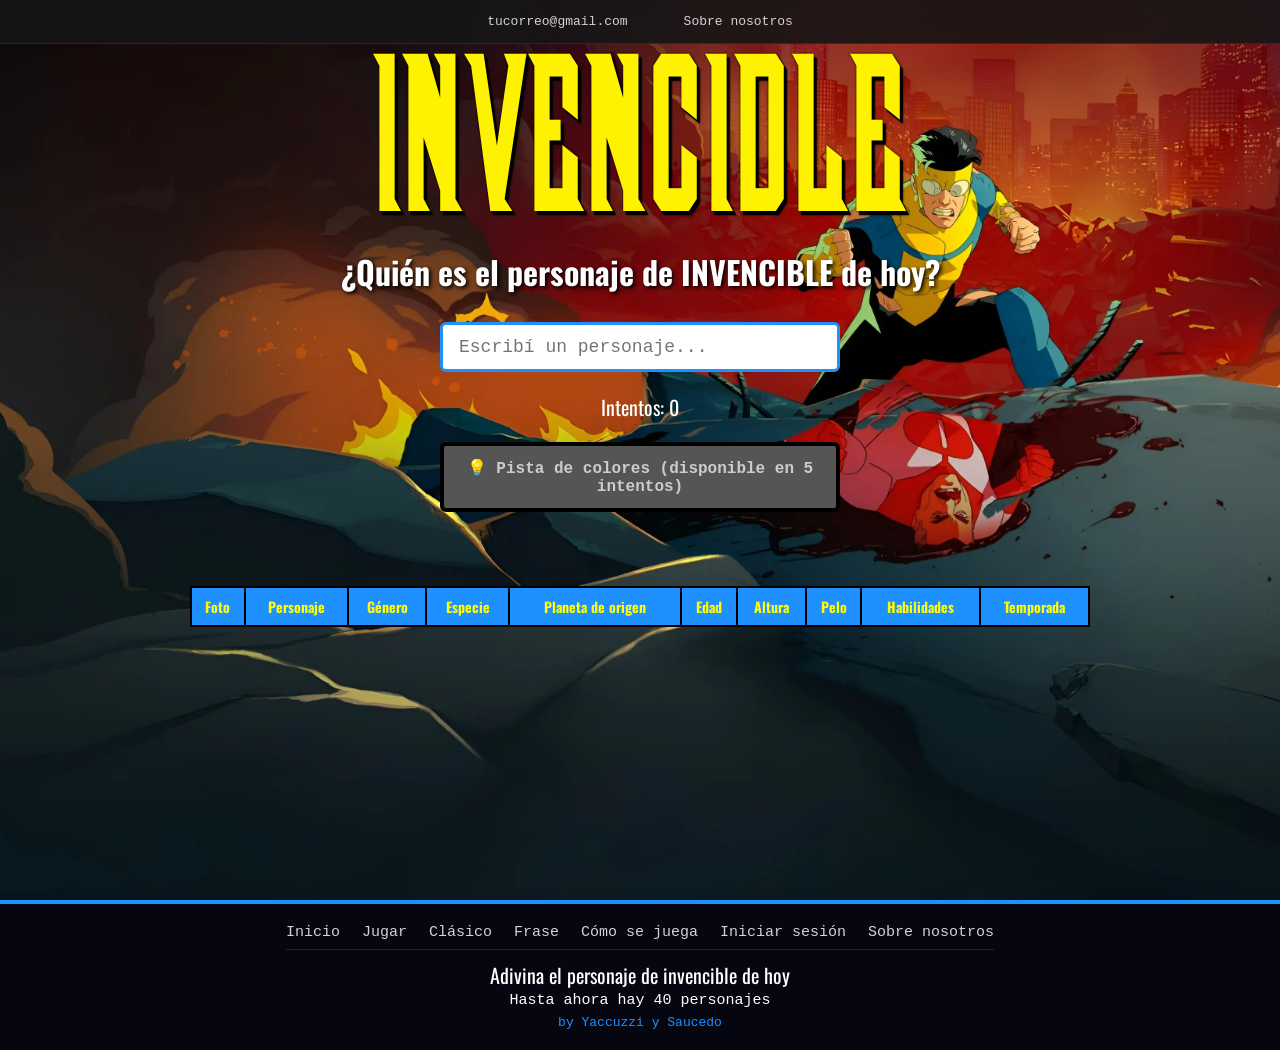
<file: yaccucedo/pages/clasico.html>
<doctype html>
    <html long = "es">
        <head>
            <link rel="stylesheet" href="../css/clasico.css">
            <link rel="stylesheet" href="../css/footer.css">
            <link rel="stylesheet" href="../css/header.css">
             <link rel="preconnect" href="https://fonts.googleapis.com">
            <link rel="preconnect" href="https://fonts.gstatic.com" crossorigin>
            <link href="https://fonts.googleapis.com/css2?family=Iosevka+Charon:ital,wght@0,300;0,400;0,500;0,700;1,300;1,400;1,500;1,700&family=Oswald:wght@200..700&display=swap" rel="stylesheet">
            <link href="https://fonts.googleapis.com/css2?family=Iosevka+Charon:ital,wght@0,300;0,400;0,500;0,700;1,300;1,400;1,500;1,700&family=Oswald:wght@200..700&family=Playwrite+GB+S+Guides:ital@0;1&display=swap" rel="stylesheet">
            <meta charset="UTF-8">
            <title>INVENCIDLE - Clásico</title>
    <meta name="viewport" content="width=device-width, initial-scale=1">
    <link rel="icon" href="../favicon.svg" type="image/svg+xml">
    <link rel="icon" href="../favicon.ico" sizes="32x32">
    <link rel="apple-touch-icon" href="../apple-touch-icon.png">
    <link rel="stylesheet" href="../css/responsive.css">
    <link rel="stylesheet" href="../css/titulo.css">
    <script src="../js/titulo.js" defer></script>
    <script src="../js/racha.js" defer></script>

        </head>
        <body>
            <div class="barra-superior" role="navigation" aria-label="Contacto">
                <a href="mailto:tucorreo@gmail.com">tucorreo@gmail.com</a>
                <a href="nosotros.html">Sobre nosotros</a>
            </div>
            
                <h1 class="titulo-sangre"><a href="../index.html"> INVENCIDLE</a></h1>
                <nav>
                    <ul>
                        
                    </ul>
                </nav>

                <main class="juego-contenedor">
                    <h2 class="texto-encima">¿Quién es el personaje de INVENCIBLE de hoy?</h2>

                    <div class="input-container">
                        <input type="text" id="input-personaje" placeholder="Escribí un personaje..." autocomplete="off">
                        <ul id="lista-sugerencias" class="sugerencias"></ul>
                    </div>

                    <p id="contador-intentos">Intentos: 0</p>

                    <!-- Pista opcional: se habilita después de INTENTOS_PARA_PISTA intentos (ver clasico.js) -->
                    <button type="button" id="caja-pista" class="caja-pista" disabled>
                        <span id="texto-pista">💡 Pista de colores</span>
                        <span id="colores-pista" class="colores-pista" hidden></span>
                    </button>
                    <p id="mensaje-resultado"></p>

                    <!-- Aparece al ganar: lleva al siguiente modo (Frase) -->
                    <a id="boton-siguiente" class="boton-siguiente" href="frase.html" hidden>Siguiente modo: Frase &rarr;</a>

                    <div class="tabla-scroll">
                    <table id="tabla-juego">
                        <thead>
                            <tr>
                                <th>Foto</th>
                                <th>Personaje</th>
                                <th>Género</th>
                                <th>Especie</th>
                                <th>Planeta de origen</th>
                                <th>Edad</th>
                                <th>Altura</th>
                                <th>Pelo</th>
                                <th>Habilidades</th>
                                <th>Temporada</th>
                            </tr>
                        </thead>
                        <tbody id="cuerpo-tabla"></tbody>
                    </table>
                    </div>
                </main>

                <script src="../js/modo-libre.js"></script>
                <script src="../js/aleatorio.js"></script>
                <script src="../js/personajes.js"></script>
                <script src="../js/clasico.js"></script>
            
        <footer class="footer-sitio">
    <nav class="footer-links" aria-label="Mapa del sitio">
        <a href="../index.html">Inicio</a>
        <a href="jugar.html">Jugar</a>
        <a href="clasico.html">Clásico</a>
        <a href="frase.html">Frase</a>
        <a href="como_se_juega.html">Cómo se juega</a>
        <a href="iniciar_sesion.php">Iniciar sesión</a>
        <a href="nosotros.html">Sobre nosotros</a>
    </nav>
    <p class="footer-titulo">Adivina el personaje de invencible de hoy</p>
    <p class="footer-dato">Hasta ahora hay 40 personajes</p>
    <p class="footer-autores">by Yaccuzzi y Saucedo</p>
</footer>
</body>
</file>
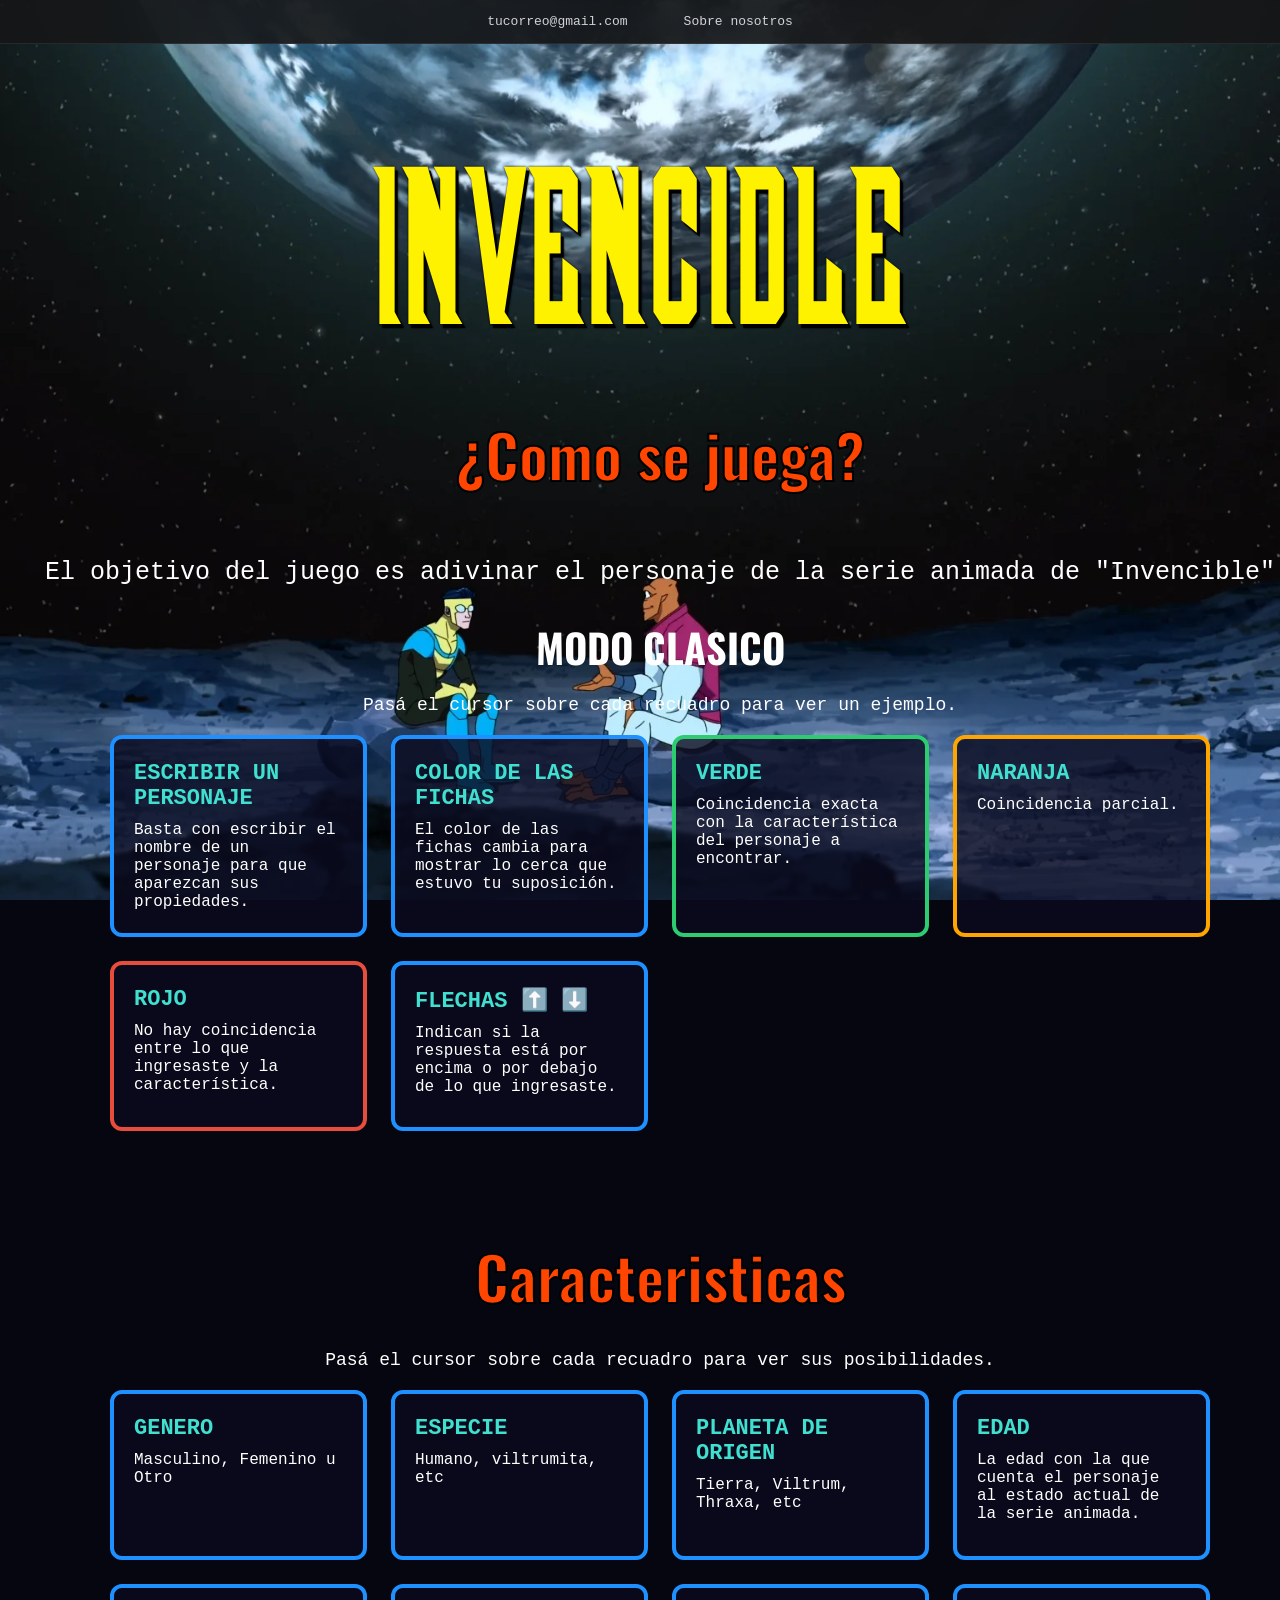
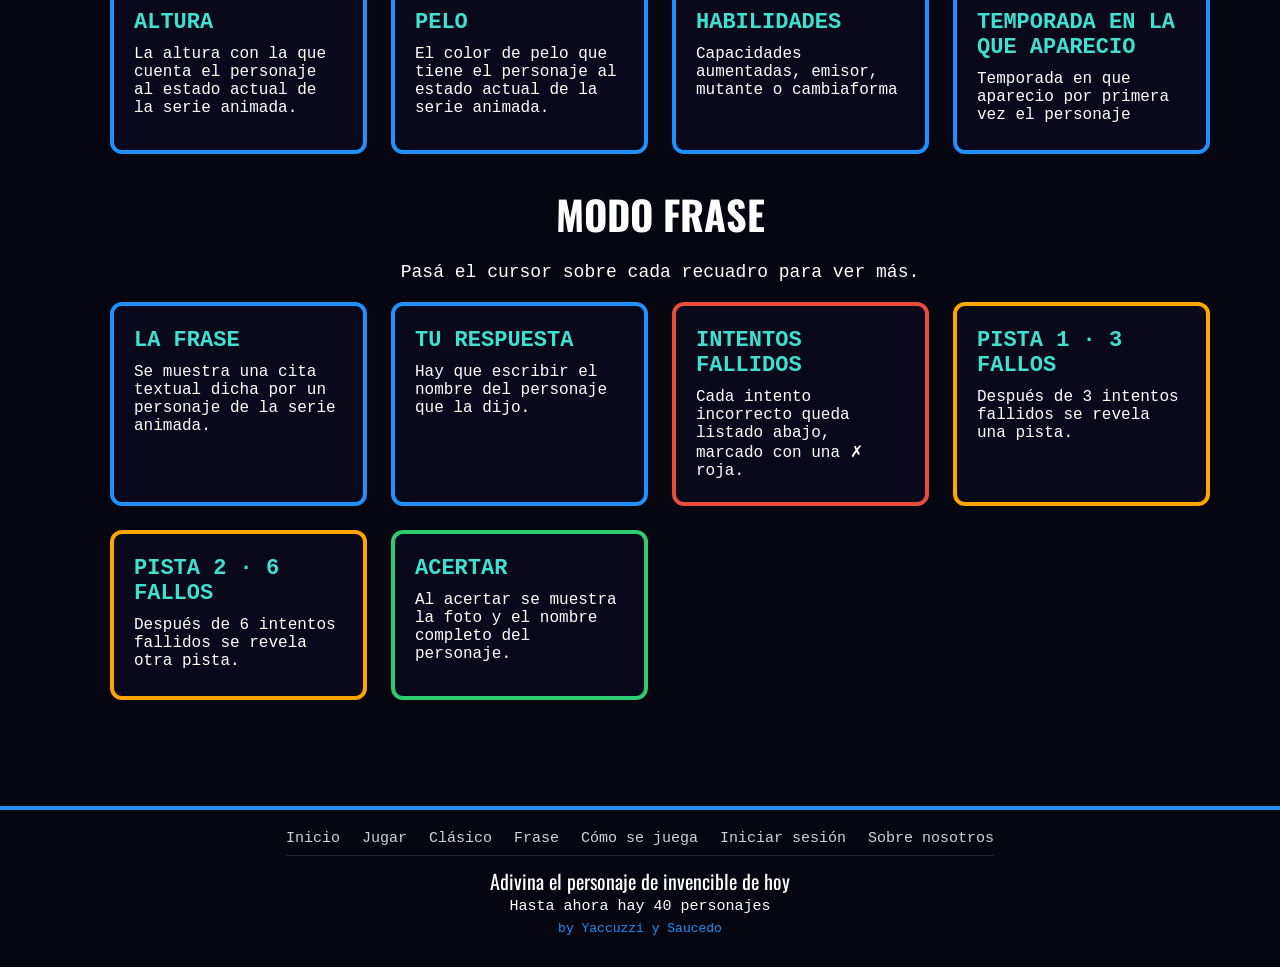
<file: yaccucedo/pages/como_se_juega.html>
<doctype html>
    <html long = "es">
        <head>
            <title>¿Como se juega?</title>
            <link rel="stylesheet" href="../css/comose.css">
            <link rel="stylesheet" href="../css/footer.css">
            <link rel="stylesheet" href="../css/header.css">
            <meta charset="UTF-8">
            <link rel="preconnect" href="https://fonts.googleapis.com">
            <link rel="preconnect" href="https://fonts.gstatic.com" crossorigin>
            <link href="https://fonts.googleapis.com/css2?family=Iosevka+Charon:ital,wght@0,300;0,400;0,500;0,700;1,300;1,400;1,500;1,700&family=Oswald:wght@200..700&display=swap" rel="stylesheet">
            <link href="https://fonts.googleapis.com/css2?family=Iosevka+Charon:ital,wght@0,300;0,400;0,500;0,700;1,300;1,400;1,500;1,700&family=Oswald:wght@200..700&family=Playwrite+GB+S+Guides:ital@0;1&display=swap" rel="stylesheet">
    <meta name="viewport" content="width=device-width, initial-scale=1">
    <link rel="icon" href="../favicon.svg" type="image/svg+xml">
    <link rel="icon" href="../favicon.ico" sizes="32x32">
    <link rel="apple-touch-icon" href="../apple-touch-icon.png">
    <link rel="stylesheet" href="../css/responsive.css">
    <link rel="stylesheet" href="../css/titulo.css">
    <script src="../js/titulo.js" defer></script>
    <script src="../js/racha.js" defer></script>

        </head> 
        <body>
            <div class="barra-superior" role="navigation" aria-label="Contacto">
                <a href="mailto:tucorreo@gmail.com">tucorreo@gmail.com</a>
                <a href="nosotros.html">Sobre nosotros</a>
            </div>
            <header>
                <h1 class="titulo-sangre">
                    <a href = "../index.html"> INVENCIDLE</a>
                </h1>
                <nav>
                    <ul>
                <main>
                    <section class="comojuegodos">
                        <h3>¿Como se juega?</h3>
                        <p>El objetivo del juego es adivinar el personaje de la serie animada de "Invencible"</p>
                        <h2>MODO CLASICO</h2>
                    </section>
                    <section class="comojuego">
                        <p class="ayuda-hover">Pasá el cursor sobre cada recuadro para ver un ejemplo.</p>
                        <div class="caracteristicas-grid">
                        <div class="caracteristica regla " tabindex="0">
                            <h4>ESCRIBIR UN PERSONAJE</h4>
                            <p>Basta con escribir el nombre de un personaje para que aparezcan sus propiedades.</p>
                            <div class="posibilidades" role="tooltip">
                                <strong>Cómo hacerlo</strong>
                                <div class="chips"><span>Escribí parte del nombre</span><span>Elegí de la lista con el mouse</span><span>O usá ⬆️ ⬇️ y Enter</span><span>Enter solo elige el primero</span></div>
                            </div>
                        </div>
                        <div class="caracteristica regla " tabindex="0">
                            <h4>COLOR DE LAS FICHAS</h4>
                            <p>El color de las fichas cambia para mostrar lo cerca que estuvo tu suposición.</p>
                            <div class="posibilidades" role="tooltip">
                                <strong>Los colores</strong>
                                <div class="chips"><span>Verde</span><span>Naranja</span><span>Rojo</span></div>
                            </div>
                        </div>
                        <div class="caracteristica regla verde" tabindex="0">
                            <h4>VERDE</h4>
                            <p>Coincidencia exacta con la característica del personaje a encontrar.</p>
                            <div class="posibilidades" role="tooltip">
                                <strong>Ejemplo</strong>
                                <div class="chips"><span>Género: Masculino → Masculino ✔</span></div>
                            </div>
                        </div>
                        <div class="caracteristica regla naranja" tabindex="0">
                            <h4>NARANJA</h4>
                            <p>Coincidencia parcial.</p>
                            <div class="posibilidades" role="tooltip">
                                <strong>Ejemplo</strong>
                                <div class="chips"><span>Especie: Híbrido (Viltrumita/Humano) y Viltrumita comparten Viltrumita</span><span>Edad o altura cercanas</span><span>Habilidades que se solapan</span></div>
                            </div>
                        </div>
                        <div class="caracteristica regla rojo" tabindex="0">
                            <h4>ROJO</h4>
                            <p>No hay coincidencia entre lo que ingresaste y la característica.</p>
                            <div class="posibilidades" role="tooltip">
                                <strong>Ejemplo</strong>
                                <div class="chips"><span>Planeta: Tierra → Viltrum ✘</span></div>
                            </div>
                        </div>
                        <div class="caracteristica regla " tabindex="0">
                            <h4>FLECHAS ⬆️ ⬇️</h4>
                            <p>Indican si la respuesta está por encima o por debajo de lo que ingresaste.</p>
                            <div class="posibilidades" role="tooltip">
                                <strong>Se usan en</strong>
                                <div class="chips"><span>Edad</span><span>Altura</span><span>Temporada</span><span>⬆️ = el valor buscado es mayor</span><span>⬇️ = el valor buscado es menor</span></div>
                            </div>
                        </div>
                        </div>
                    </section>

                    <h5>Caracteristicas</h5>

                    <section class="comojuego">
                        <p class="ayuda-hover">Pasá el cursor sobre cada recuadro para ver sus posibilidades.</p>
                        <div class="caracteristicas-grid">
                        <div class="caracteristica" tabindex="0">
                            <h4>GENERO</h4>
                            <p>Masculino, Femenino u Otro</p>
                            <div class="posibilidades" role="tooltip">
                                <strong>Posibilidades</strong>
                                <div class="chips"><span>Masculino</span><span>Femenino</span></div>
                            </div>
                        </div>
                        <div class="caracteristica" tabindex="0">
                            <h4>ESPECIE</h4>
                            <p>Humano, viltrumita, etc</p>
                            <div class="posibilidades" role="tooltip">
                                <strong>Posibilidades</strong>
                                <div class="chips"><span>Humano</span><span>Humano mutado</span><span>Viltrumita</span><span>Híbrido (Viltrumita/Humano)</span><span>Híbrido (Viltrumita/Thraxano)</span><span>Extraterrestre</span><span>Gelderiano</span><span>Dorniano</span><span>Marciano</span><span>Atlantes</span><span>Demonio</span></div>
                            </div>
                        </div>
                        <div class="caracteristica" tabindex="0">
                            <h4>PLANETA DE ORIGEN</h4>
                            <p>Tierra, Viltrum, Thraxa, etc</p>
                            <div class="posibilidades" role="tooltip">
                                <strong>Posibilidades</strong>
                                <div class="chips"><span>Tierra</span><span>Viltrum</span><span>Thraxa</span><span>Geldaria</span><span>Dornn</span><span>Marte</span></div>
                            </div>
                        </div>
                        <div class="caracteristica" tabindex="0">
                            <h4>EDAD</h4>
                            <p>La edad con la que cuenta el personaje al estado actual de la serie animada.</p>
                            <div class="posibilidades" role="tooltip">
                                <strong>Posibilidades</strong>
                                <div class="chips"><span>Un número (en años)</span><span>⬆️ ⬇️ te dicen si es mayor o menor</span></div>
                            </div>
                        </div>
                        <div class="caracteristica" tabindex="0">
                            <h4>ALTURA</h4>
                            <p>La altura con la que cuenta el personaje al estado actual de la serie animada.</p>
                            <div class="posibilidades" role="tooltip">
                                <strong>Posibilidades</strong>
                                <div class="chips"><span>Un número (en cm)</span><span>⬆️ ⬇️ te dicen si es mayor o menor</span></div>
                            </div>
                        </div>
                        <div class="caracteristica" tabindex="0">
                            <h4>PELO</h4>
                            <p>El color de pelo que tiene el personaje al estado actual de la serie animada.</p>
                            <div class="posibilidades" role="tooltip">
                                <strong>Posibilidades</strong>
                                <div class="chips"><span>Negro</span><span>Castaño</span><span>Marrón</span><span>Rubio</span><span>Colorado</span><span>Canoso</span><span>Blanco</span><span>Sin pelo</span></div>
                            </div>
                        </div>
                        <div class="caracteristica" tabindex="0">
                            <h4>HABILIDADES</h4>
                            <p>Capacidades aumentadas, emisor, mutante o cambiaforma</p>
                            <div class="posibilidades" role="tooltip">
                                <strong>Posibilidades</strong>
                                <div class="chips"><span>Capacidades aumentadas</span><span>Emisor</span><span>Mutante</span><span>Cambia forma</span><span>Inteligencia superior</span><span>Ninguna</span></div>
                            </div>
                        </div>
                        <div class="caracteristica" tabindex="0">
                            <h4>TEMPORADA EN LA QUE APARECIO</h4>
                            <p>Temporada en que aparecio por primera vez el personaje</p>
                            <div class="posibilidades" role="tooltip">
                                <strong>Posibilidades</strong>
                                <div class="chips"><span>1</span><span>2</span><span>3</span><span>4</span></div>
                            </div>
                        </div>
                        </div>
                    </section>

                    <section class="comojuegodos">
                        <h2>MODO FRASE</h2>
                    </section>
                    <section class="comojuego">
                        <p class="ayuda-hover">Pasá el cursor sobre cada recuadro para ver más.</p>
                        <div class="caracteristicas-grid">
                        <div class="caracteristica regla " tabindex="0">
                            <h4>LA FRASE</h4>
                            <p>Se muestra una cita textual dicha por un personaje de la serie animada.</p>
                            <div class="posibilidades" role="tooltip">
                                <strong>Tu objetivo</strong>
                                <div class="chips"><span>Descubrir quién la dijo</span></div>
                            </div>
                        </div>
                        <div class="caracteristica regla " tabindex="0">
                            <h4>TU RESPUESTA</h4>
                            <p>Hay que escribir el nombre del personaje que la dijo.</p>
                            <div class="posibilidades" role="tooltip">
                                <strong>Tip</strong>
                                <div class="chips"><span>Escribí el nombre y elegí de la lista</span></div>
                            </div>
                        </div>
                        <div class="caracteristica regla rojo" tabindex="0">
                            <h4>INTENTOS FALLIDOS</h4>
                            <p>Cada intento incorrecto queda listado abajo, marcado con una ✗ roja.</p>
                            <div class="posibilidades" role="tooltip">
                                <strong>Ejemplo</strong>
                                <div class="chips"><span>✗ Mark Grayson</span><span>✗ Nolan Grayson</span></div>
                            </div>
                        </div>
                        <div class="caracteristica regla naranja" tabindex="0">
                            <h4>PISTA 1 · 3 FALLOS</h4>
                            <p>Después de 3 intentos fallidos se revela una pista.</p>
                            <div class="posibilidades" role="tooltip">
                                <strong>La pista</strong>
                                <div class="chips"><span>La temporada de la frase</span></div>
                            </div>
                        </div>
                        <div class="caracteristica regla naranja" tabindex="0">
                            <h4>PISTA 2 · 6 FALLOS</h4>
                            <p>Después de 6 intentos fallidos se revela otra pista.</p>
                            <div class="posibilidades" role="tooltip">
                                <strong>La pista</strong>
                                <div class="chips"><span>La primera letra del nombre</span></div>
                            </div>
                        </div>
                        <div class="caracteristica regla verde" tabindex="0">
                            <h4>ACERTAR</h4>
                            <p>Al acertar se muestra la foto y el nombre completo del personaje.</p>
                            <div class="posibilidades" role="tooltip">
                                <strong>Ganás</strong>
                                <div class="chips"><span>Foto del personaje</span><span>Nombre completo</span></div>
                            </div>
                        </div>
                        </div>
                    </section>
                    <br><br><br><br><br>
                </main>
                    </ul>
                </nav>
            </header>
            <main>

            </main>
<footer class="footer-sitio">
    <nav class="footer-links" aria-label="Mapa del sitio">
        <a href="../index.html">Inicio</a>
        <a href="jugar.html">Jugar</a>
        <a href="clasico.html">Clásico</a>
        <a href="frase.html">Frase</a>
        <a href="como_se_juega.html">Cómo se juega</a>
        <a href="iniciar_sesion.php">Iniciar sesión</a>
        <a href="nosotros.html">Sobre nosotros</a>
    </nav>
    <p class="footer-titulo">Adivina el personaje de invencible de hoy</p>
    <p class="footer-dato">Hasta ahora hay 40 personajes</p>
    <p class="footer-autores">by Yaccuzzi y Saucedo</p>
</footer>
</file>
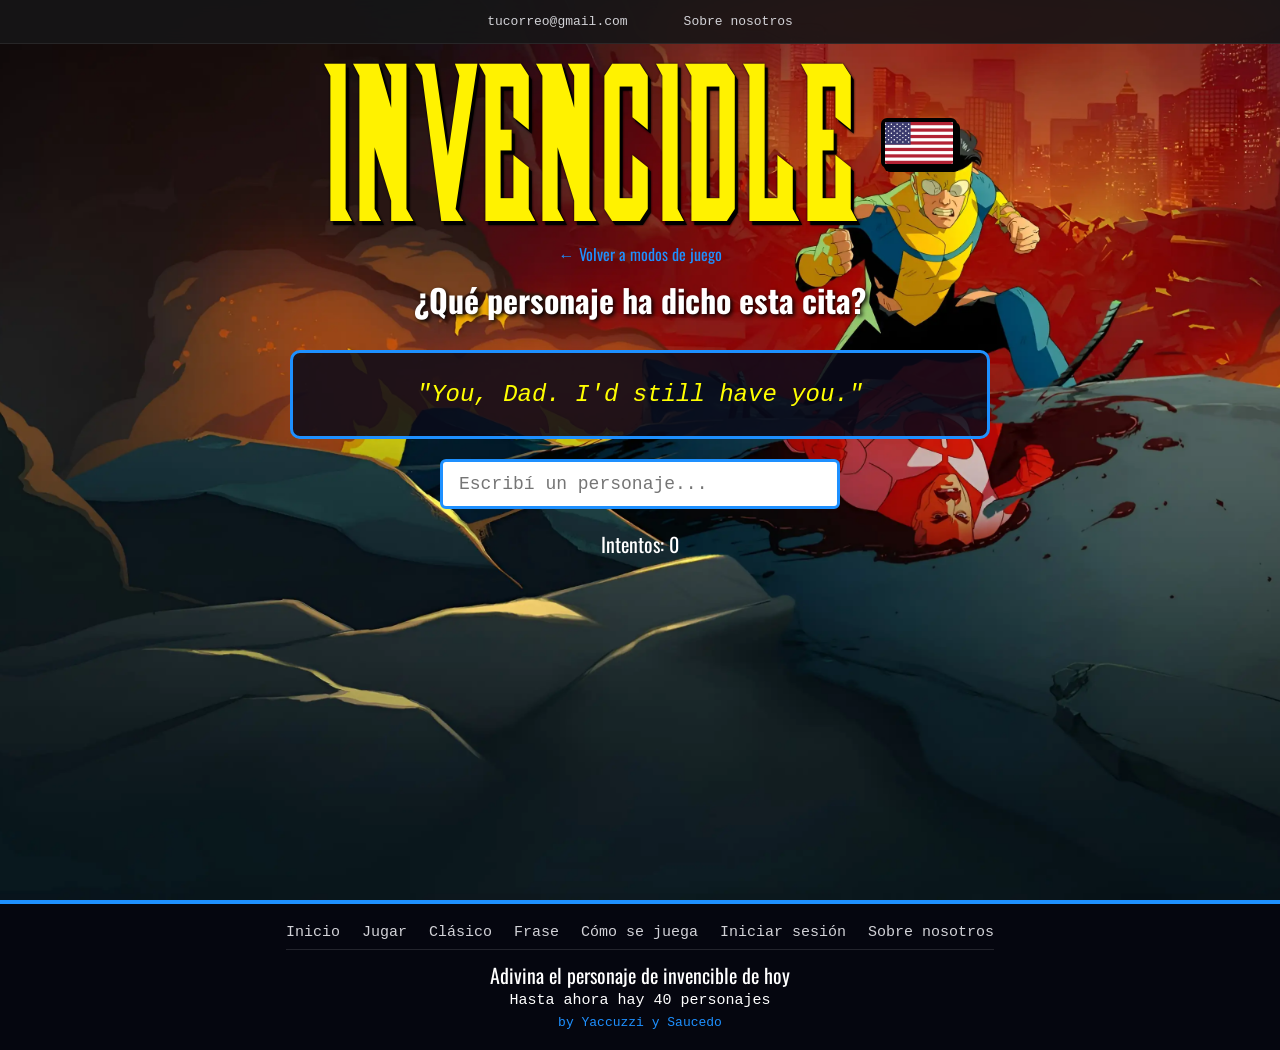
<file: yaccucedo/pages/frase.html>
<doctype html>
<html lang="es">
    <head>
        <link rel="stylesheet" href="../css/frase.css">
            <link rel="stylesheet" href="../css/footer.css">
            <link rel="stylesheet" href="../css/header.css">
        <link rel="preconnect" href="https://fonts.googleapis.com">
        <link rel="preconnect" href="https://fonts.gstatic.com" crossorigin>
        <link href="https://fonts.googleapis.com/css2?family=Iosevka+Charon:ital,wght@0,300;0,400;0,500;0,700;1,300;1,400;1,500;1,700&family=Oswald:wght@200..700&display=swap" rel="stylesheet">
        <link href="https://fonts.googleapis.com/css2?family=Iosevka+Charon:ital,wght@0,300;0,400;0,500;0,700;1,300;1,400;1,500;1,700&family=Oswald:wght@200..700&family=Playwrite+GB+S+Guides:ital@0;1&display=swap" rel="stylesheet">
        <meta charset="UTF-8">
        <title>INVENCIDLE - Frase</title>
    <meta name="viewport" content="width=device-width, initial-scale=1">
    <link rel="icon" href="../favicon.svg" type="image/svg+xml">
    <link rel="icon" href="../favicon.ico" sizes="32x32">
    <link rel="apple-touch-icon" href="../apple-touch-icon.png">
    <link rel="stylesheet" href="../css/responsive.css">
    <link rel="stylesheet" href="../css/titulo.css">
    <script src="../js/titulo.js" defer></script>
    <script src="../js/racha.js" defer></script>

    </head>
    <body>
            <div class="barra-superior" role="navigation" aria-label="Contacto">
                <a href="mailto:tucorreo@gmail.com">tucorreo@gmail.com</a>
                <a href="nosotros.html">Sobre nosotros</a>
            </div>
        <header>
            <div class="titulo-con-bandera">
                <h1 class="titulo-sangre">
                    <a href="../index.html">INVENCIDLE</a>
                </h1>
                <!-- Cambia el idioma de la frase: EE.UU. = inglés (original), México = español -->
                <button type="button" id="boton-idioma" class="boton-idioma" aria-label="Cambiar idioma de la frase: ahora en inglés" title="Cambiar idioma de la frase">
                    <img id="bandera-idioma" src="../imagenes/banderas/us.svg" alt="Bandera de Estados Unidos">
                </button>
            </div>
            <nav>
                <ul>
                    <li><a href="../pages/jugar.html">← Volver a modos de juego</a></li>
                </ul>
            </nav>
        </header>

        <main class="juego-contenedor-frase">
            <h2 class="texto-encima">¿Qué personaje ha dicho esta cita?</h2>

            <div class="caja-frase">
                <p id="texto-frase">Cargando frase...</p>
            </div>

            <div class="input-container">
                <input type="text" id="input-personaje-frase" placeholder="Escribí un personaje..." autocomplete="off">
                <ul id="lista-sugerencias-frase" class="sugerencias"></ul>
            </div>

            <p id="contador-intentos-frase">Intentos: 0</p>
            <p id="pista-frase" class="pista"></p>
            <p id="mensaje-resultado-frase"></p>

            <div id="tarjeta-personaje" class="tarjeta-personaje"></div>

            <ul id="lista-intentos-frase" class="lista-intentos"></ul>
        </main>

        <script src="../js/modo-libre.js"></script>
        <script src="../js/aleatorio.js"></script>
        <script src="../js/personajes.js"></script>
        <script src="../js/frases.js"></script>
        <script src="../js/frase.js"></script>
    <footer class="footer-sitio">
    <nav class="footer-links" aria-label="Mapa del sitio">
        <a href="../index.html">Inicio</a>
        <a href="jugar.html">Jugar</a>
        <a href="clasico.html">Clásico</a>
        <a href="frase.html">Frase</a>
        <a href="como_se_juega.html">Cómo se juega</a>
        <a href="iniciar_sesion.php">Iniciar sesión</a>
        <a href="nosotros.html">Sobre nosotros</a>
    </nav>
    <p class="footer-titulo">Adivina el personaje de invencible de hoy</p>
    <p class="footer-dato">Hasta ahora hay 40 personajes</p>
    <p class="footer-autores">by Yaccuzzi y Saucedo</p>
</footer>
</body>
</html>
</file>
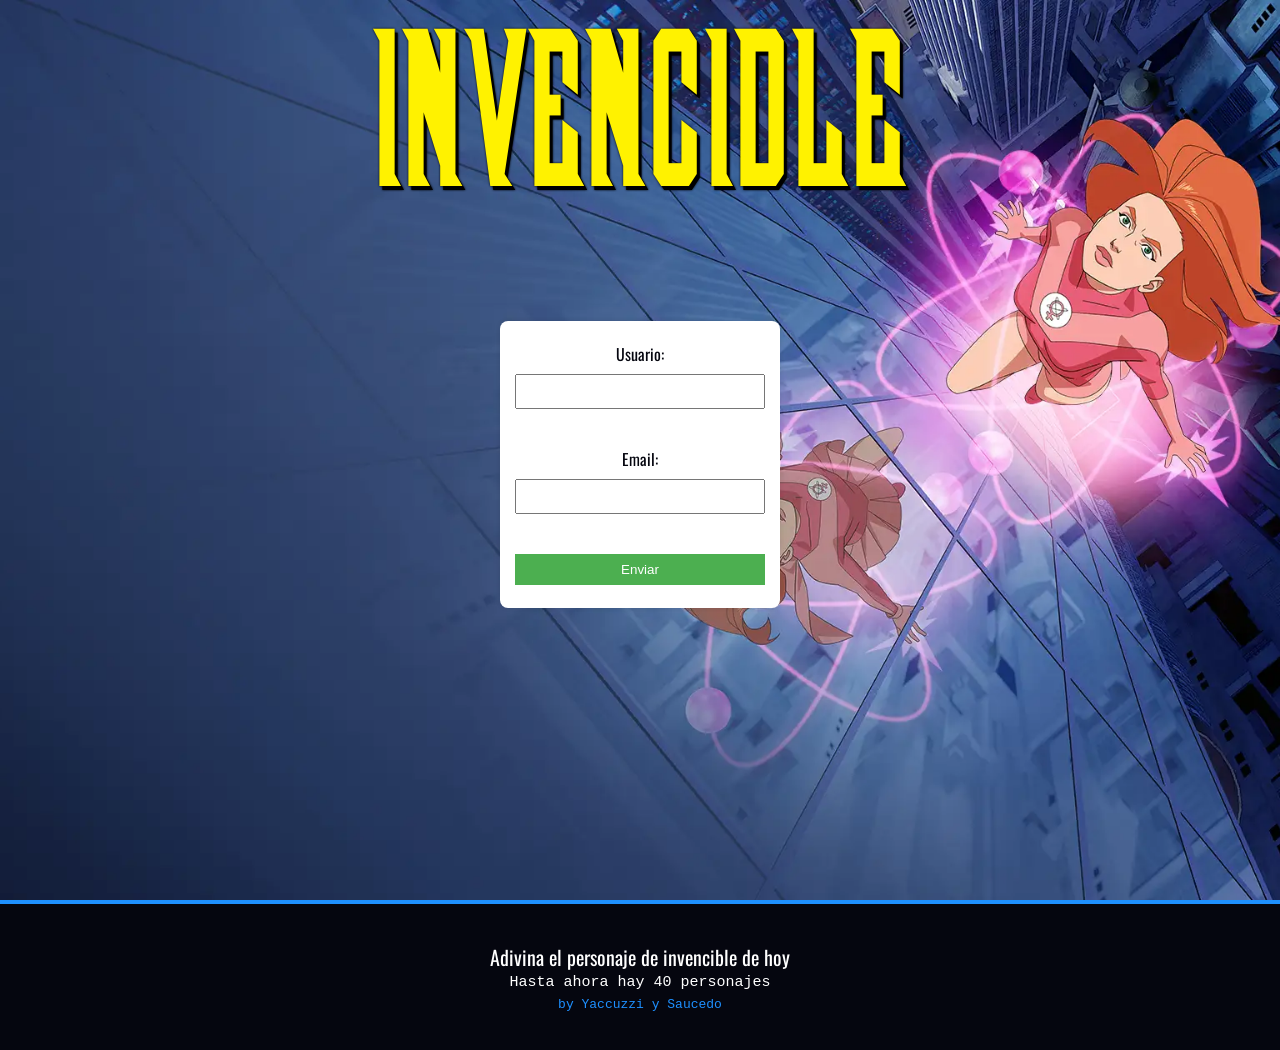
<file: yaccucedo/pages/iniciar_sesion.html>
<doctype html>
    <html long = "es">
        <head>
            <link rel="stylesheet" href="../css/iniciar.css">
            <link rel="stylesheet" href="../css/footer.css">
             <link rel="preconnect" href="https://fonts.googleapis.com">
            <link rel="preconnect" href="https://fonts.gstatic.com" crossorigin>
            <link href="https://fonts.googleapis.com/css2?family=Iosevka+Charon:ital,wght@0,300;0,400;0,500;0,700;1,300;1,400;1,500;1,700&family=Oswald:wght@200..700&display=swap" rel="stylesheet">
            <link href="https://fonts.googleapis.com/css2?family=Iosevka+Charon:ital,wght@0,300;0,400;0,500;0,700;1,300;1,400;1,500;1,700&family=Oswald:wght@200..700&family=Playwrite+GB+S+Guides:ital@0;1&display=swap" rel="stylesheet">
            <meta charset="UTF-8">
    <meta name="viewport" content="width=device-width, initial-scale=1">
    <link rel="icon" href="../favicon.svg" type="image/svg+xml">
    <link rel="icon" href="../favicon.ico" sizes="32x32">
    <link rel="apple-touch-icon" href="../apple-touch-icon.png">
    <link rel="stylesheet" href="../css/responsive.css">
    <link rel="stylesheet" href="../css/titulo.css">
    <script src="../js/titulo.js" defer></script>
    <script src="../js/racha.js" defer></script>

        </head>
  
    <body>
        <header>
            <h1 class="titulo-sangre">
                <a href="../index.html">INVENCIDLE</a>
            </h1>
        </header>
        <form id="myform">
            <label for="Username">Usuario:</label>
            <input type="text" id="Username" name="Username" required>
            <br>
            <label for="email">Email:</label>
            <input type="email" id="email" name="email" required>
            <br>
            <button type="submit">Enviar</button>


        </form>
        

    <footer class="footer-sitio">
    <p class="footer-titulo">Adivina el personaje de invencible de hoy</p>
    <p class="footer-dato">Hasta ahora hay 40 personajes</p>
    <p class="footer-autores">by Yaccuzzi y Saucedo</p>
</footer>
</body>
      </html>
</file>
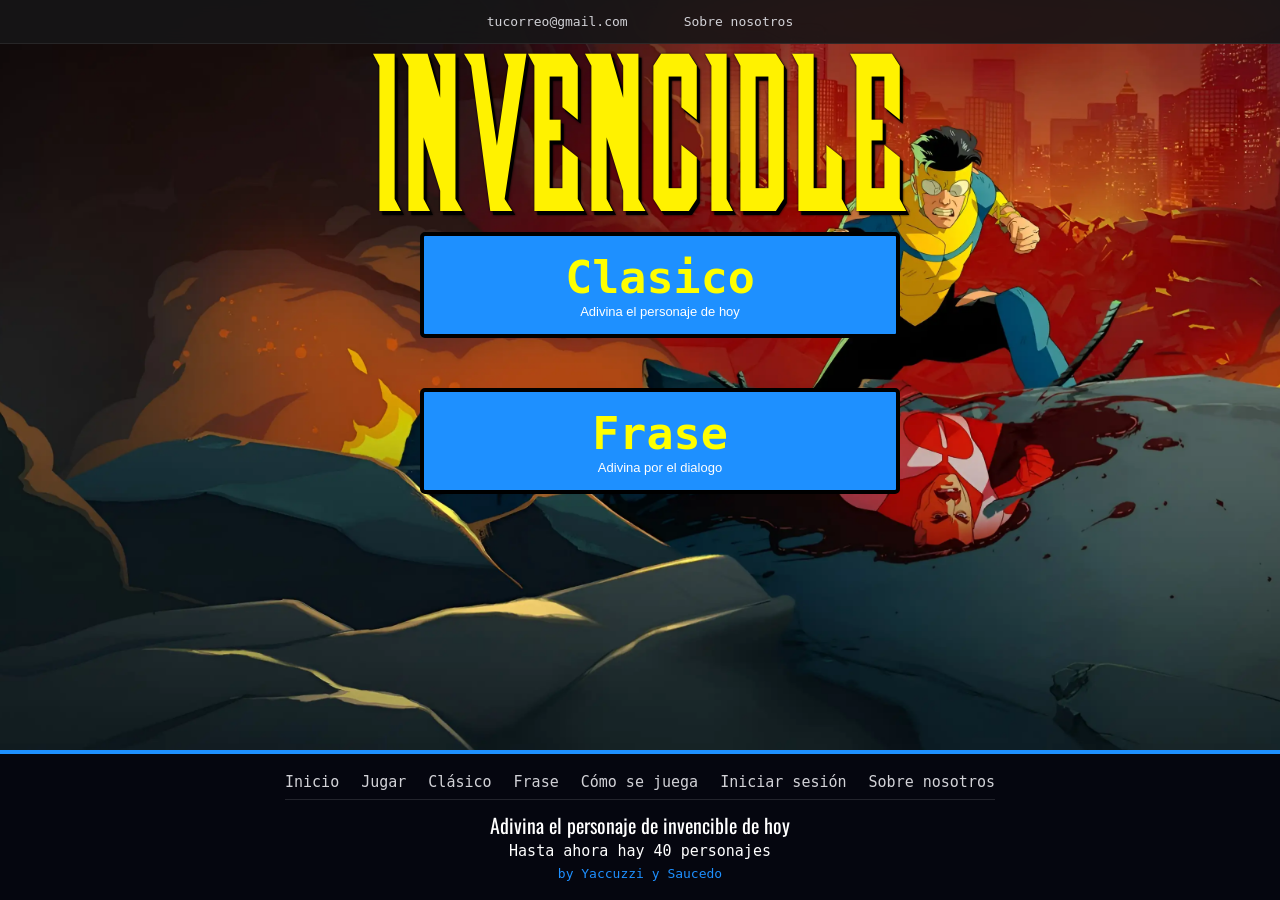
<file: yaccucedo/pages/jugar.html>
<DOCTYPE html>
<html lang="es">
<head>
    <link rel="stylesheet" href="../css/jugar.css">
            <link rel="stylesheet" href="../css/footer.css">
            <link rel="stylesheet" href="../css/header.css">
    <link rel="preconnect" href="https://fonts.googleapis.com">
            <link rel="preconnect" href="https://fonts.gstatic.com" crossorigin>
            <link href="https://fonts.googleapis.com/css2?family=Iosevka+Charon:ital,wght@0,300;0,400;0,500;0,700;1,300;1,400;1,500;1,700&family=Oswald:wght@200..700&display=swap" rel="stylesheet">
            <link href="https://fonts.googleapis.com/css2?family=Iosevka+Charon:ital,wght@0,300;0,400;0,500;0,700;1,300;1,400;1,500;1,700&family=Oswald:wght@200..700&family=Playwrite+GB+S+Guides:ital@0;1&display=swap" rel="stylesheet">
    <meta charset="UTF-8">
    <title>INVENCIDLE</title>
    <meta name="viewport" content="width=device-width, initial-scale=1">
    <link rel="icon" href="../favicon.svg" type="image/svg+xml">
    <link rel="icon" href="../favicon.ico" sizes="32x32">
    <link rel="apple-touch-icon" href="../apple-touch-icon.png">
    <link rel="stylesheet" href="../css/responsive.css">
    <link rel="stylesheet" href="../css/titulo.css">
    <script src="../js/titulo.js" defer></script>
    <script src="../js/racha.js" defer></script>

</head>
<body class="footer-arriba">
            <div class="barra-superior" role="navigation" aria-label="Contacto">
                <a href="mailto:tucorreo@gmail.com">tucorreo@gmail.com</a>
                <a href="nosotros.html">Sobre nosotros</a>
            </div>
    <h1 class="titulo-sangre">
         <a href = "../index.html"> INVENCIDLE</a>
    </h1>
    <nav>
        <ul>
            <a href="../pages/clasico.html"class="boton"> Clasico
                 <span class="texto-secundario">Adivina el personaje de hoy</span>
            </a><br>
            <a href="../pages/frase.html"class="boton"> Frase
                 <span class="texto-secundario">Adivina por el dialogo</span>
            </a>
        </ul>
    </nav>
<footer class="footer-sitio">
    <nav class="footer-links" aria-label="Mapa del sitio">
        <a href="../index.html">Inicio</a>
        <a href="jugar.html">Jugar</a>
        <a href="clasico.html">Clásico</a>
        <a href="frase.html">Frase</a>
        <a href="como_se_juega.html">Cómo se juega</a>
        <a href="iniciar_sesion.php">Iniciar sesión</a>
        <a href="nosotros.html">Sobre nosotros</a>
    </nav>
    <p class="footer-titulo">Adivina el personaje de invencible de hoy</p>
    <p class="footer-dato">Hasta ahora hay 40 personajes</p>
    <p class="footer-autores">by Yaccuzzi y Saucedo</p>
</footer>
</body>
</html>
</file>
<file: proyecto so/css/home.css>
h1{
  color:dodgerblue;
  text-align:center;
  font-size:170px;
  -webkit-text-stroke: 2px black; 
  margin-bottom: 0px;
  margin-top: 1px;
  font-weight: 400;
  font-style: normal;
  font-family: "Oswald", sans-serif;

}

body {
    background-image: url('../imagenes/invincible_fondo.webp');/* Ruta de tu imagen */
    background-repeat: no-repeat; /* Evita que la imagen se repita */
    background-size: cover; /* Hace que la imagen cubra toda la pantalla */
    background-position: center; /* Centra la imagen en el fondo */
    background-attachment: fixed; /* Mantiene la imagen fija al hacer scroll */
    margin: 0; /* Elimina los márgenes por defecto del navegador */
    height: 100vh; /* Asegura que ocupe el 100% de la altura visual */
}

ul{
      margin-top:-50px;

        font-size:45px;
        text-align:center;
        color:dodgerblue;
         list-style: none;
     
       
        
/* Enlace no visitado */
a:link {
    font-family: "Iosevka Charon", monospace;

    color: dodgerblue;
   list-style: none;
      text-decoration: none;
transition: transform 0.3s ease;
  display: inline-block;
}

/* Enlace ya visitado */
a:visited {
       font-family: "Iosevka Charon", monospace;

  color: dodgerblue;
   text-decoration: none;
    list-style: none;
    transition: transform 0.3s ease;
  

}

/* Al pasar el ratón por encima */
a:hover {
       font-family: "Iosevka Charon", monospace;

  color:yellow;
     text-decoration: none;
transform: scale(1.2);
}

/* Mientras se hace clic */
a:active {
       font-family: "Iosevka Charon", monospace;

  color: darkred;
     text-decoration: none;

}

}

p{
    font-size:25px;
    color:white;
     font-family: "Iosevka Charon", monospace;

    text-align:center;
}

h2{
      font-family: "Oswald", sans-serif;

    margin-top:0px;
    color:white;
    font-size:35px;
    text-align:center;
}

/* ===== Links del menú con aspecto de botón (igual que Clásico / Frase en jugar.css) ===== */
ul a.boton,
ul a.boton:link,
ul a.boton:visited {
  text-align: center;
  background-color: dodgerblue;
  color: yellow;
  box-sizing: border-box;
  width: 480px;
  max-width: 92vw;
  padding: 15px 0;
  white-space: nowrap;
  text-decoration: none;
  border-radius: 5px;
  font-weight: bold;
  font-family: "Iosevka Charon", monospace;
  display: inline-block;
  transition: 0.3s ease;
  margin-top: 25px;
  border: 4px solid black;
  font-size: 45px;
  list-style: none;
}

ul a.boton:hover {
  background-color: dodgerblue;
  font-family: "Iosevka Charon", monospace;
  text-decoration: none;
  transform: scale(1.2);
  color: yellow;
}

ul a.boton:active {
  font-family: "Iosevka Charon", monospace;
  color: yellow;
  text-decoration: none;
}
</file>
<file: proyecto so/css/footer.css>
/* footer.css - footer compartido por todas las páginas.
   Por defecto queda al final de la página (hay que hacer scroll para verlo).
   Con <body class="footer-arriba"> (index, jugar, iniciar sesión) el footer se apoya
   en el borde inferior de la ventana y se ve sin hacer scroll. */
:root { --footer-h: 150px; }

html { scroll-behavior: smooth; }

body {
  position: relative;
  box-sizing: border-box;
  height: auto !important;                           /* que crezca con el contenido */
  min-height: calc(100vh + var(--footer-h)) !important; /* siempre hay un poco de scroll */
  padding-bottom: var(--footer-h);                   /* lugar reservado para el footer */
}

/* Páginas donde el footer tiene que verse sin scrollear */
body.footer-arriba {
  min-height: 100vh !important;
}

.footer-sitio {
  position: absolute;
  left: 0;
  bottom: 0;
  width: 100%;
  height: var(--footer-h);
  box-sizing: border-box;
  padding: 8px 16px;
  display: flex;
  flex-direction: column;
  align-items: center;
  justify-content: center;
  gap: 2px;
  background-color: #05060f;
  border-top: 4px solid dodgerblue;
}

.footer-sitio p { margin: 0; text-align: center; color: white; font-family: "Iosevka Charon", monospace; }
.footer-sitio .footer-titulo { font-family: "Oswald", sans-serif; font-size: 20px; }
.footer-sitio .footer-dato { font-size: 15px; }
.footer-sitio .footer-autores { font-size: 13px; color: dodgerblue; margin-top: 4px; }

/* Links a todas las pestañas */
.footer-sitio .footer-links {
  display: flex;
  flex-wrap: wrap;
  justify-content: center;
  gap: 6px 22px;
  margin: 0 0 8px;
  padding: 0 0 8px;
  border-bottom: 1px solid rgba(255, 255, 255, 0.12);
}

/* El prefijo .footer-sitio le gana a los a:link / a:hover globales de cada página */
.footer-sitio .footer-links a:link,
.footer-sitio .footer-links a:visited {
  display: inline-block;
  color: #d2d2d7;
  font-family: "Iosevka Charon", monospace;
  font-size: 15px;
  text-decoration: none;
  transform: none;
  transition: color 0.2s ease;
}

.footer-sitio .footer-links a:hover,
.footer-sitio .footer-links a:focus-visible {
  color: yellow;
  transform: none;
}

.footer-sitio .footer-links a:active { color: dodgerblue; }

/* Pantallas angostas: los links se acomodan en varias filas, el footer necesita más alto */
@media (max-width: 640px) {
  :root { --footer-h: 215px; }
  .footer-sitio .footer-links { gap: 6px 16px; }
}

/* Pantallas bajas: se compacta el contenido de las páginas con footer-arriba
   para que el footer entre sin scroll */
@media (max-height: 820px) and (min-width: 641px) {
  body.footer-arriba h1 { font-size: 140px; margin: 12px 0 6px; }
  body.footer-arriba ul { margin-top: 0; }
  body.footer-arriba ul a.boton,
  body.footer-arriba .boton { font-size: 36px; padding: 11px 0; margin-top: 18px; }
}

@media (max-height: 700px) and (min-width: 641px) {
  body.footer-arriba h1 { font-size: 140px; margin: 8px 0 4px; }
  body.footer-arriba ul a.boton,
  body.footer-arriba .boton { font-size: 30px; padding: 8px 0; margin-top: 12px; }
}
</file>
<file: proyecto so/css/header.css>
/* header.css - barra superior compartida (estilo barra de navegación de Apple).
   Va por encima del título INVENCIDLE en todas las páginas. */
.barra-superior {
  box-sizing: border-box;
  width: 100%;
  height: 44px;
  display: flex;
  align-items: center;
  justify-content: center;
  gap: 56px;
  padding: 0 16px;
  background-color: rgba(22, 22, 23, 0.92);
  -webkit-backdrop-filter: saturate(180%) blur(20px);
  backdrop-filter: saturate(180%) blur(20px);
  border-bottom: 1px solid rgba(255, 255, 255, 0.08);
  font-family: "Iosevka Charon", monospace;
  font-size: 13px;
  line-height: 1;
  -webkit-text-stroke: 0;   /* por si algún estilo del título se hereda */
}

/* El prefijo .barra-superior le gana a los a:link / a:hover globales de cada página */
.barra-superior a:link,
.barra-superior a:visited {
  display: inline-block;
  color: #d2d2d7;
  font-family: "Iosevka Charon", monospace;
  font-size: 13px;
  text-decoration: none;
  white-space: nowrap;
  transform: none;
  transition: color 0.2s ease;
}

.barra-superior a:hover,
.barra-superior a:focus-visible {
  color: #ffffff;
  transform: none;
}

.barra-superior a:active { color: dodgerblue; }

@media (max-width: 520px) {
  .barra-superior { gap: 20px; }
  .barra-superior a:link,
  .barra-superior a:visited { font-size: 12px; }
}

/* ---------- Racha (🔥 + número) arriba a la derecha ---------- */
.barra-superior { position: relative; }

.barra-superior .racha {
  position: absolute;
  right: 16px;
  top: 0;
  height: 100%;
  display: inline-flex;
  align-items: center;
  gap: 4px;
  color: #d2d2d7;
  font-family: "Iosevka Charon", monospace;
  font-size: 14px;
  font-weight: 700;
  cursor: default;
  user-select: none;
}
.barra-superior .racha[hidden] { display: none; }
.barra-superior .racha-llama { font-size: 16px; filter: grayscale(1) opacity(0.6); transition: filter 0.3s ease; }
.barra-superior .racha-activa { color: #ffb347; }
.barra-superior .racha-activa .racha-llama { filter: none; }

.barra-superior .racha-sube { animation: racha-pop 0.7s ease; }
@keyframes racha-pop {
  0%   { transform: scale(1); }
  35%  { transform: scale(1.5); }
  100% { transform: scale(1); }
}

@media (max-width: 520px) {
  .barra-superior { padding-right: 60px; justify-content: flex-start; gap: 16px; }
  .barra-superior .racha { right: 10px; }
}

/* ---------- Interruptor "Modo libre" arriba a la izquierda (ver js/modo-libre.js) ---------- */
.barra-superior .interruptor-libre {
  position: absolute;
  left: 16px;
  top: 0;
  height: 100%;
  display: inline-flex;
  align-items: center;
  gap: 8px;
  color: #d2d2d7;
  font-family: "Iosevka Charon", monospace;
  font-size: 13px;
  cursor: pointer;
  user-select: none;
  white-space: nowrap;
}
.barra-superior .interruptor-libre input {
  position: absolute;
  opacity: 0;
  width: 0;
  height: 0;
}
.barra-superior .interruptor-pista {
  position: relative;
  width: 34px;
  height: 18px;
  border-radius: 9px;
  background: #555;
  transition: background 0.2s ease;
  flex: none;
}
.barra-superior .interruptor-pista::after {
  content: "";
  position: absolute;
  top: 2px;
  left: 2px;
  width: 14px;
  height: 14px;
  border-radius: 50%;
  background: #fff;
  transition: transform 0.2s ease;
}
.barra-superior .interruptor-libre input:checked + .interruptor-pista { background: #fff200; }
.barra-superior .interruptor-libre input:checked + .interruptor-pista::after { transform: translateX(16px); background: #111; }
.barra-superior .interruptor-libre input:checked ~ .interruptor-texto { color: #fff200; }
.barra-superior .interruptor-libre input:focus-visible + .interruptor-pista { outline: 2px solid dodgerblue; outline-offset: 2px; }

/* Con el interruptor a la izquierda, los links del centro no deben pisarlo en pantallas angostas */
@media (max-width: 900px) {
  .barra-superior:has(.interruptor-libre) { padding-left: 150px; }
}
@media (max-width: 520px) {
  .barra-superior .interruptor-libre { left: 10px; font-size: 11px; gap: 6px; }
  .barra-superior:has(.interruptor-libre) { padding-left: 132px; }
}
</file>
<file: proyecto so/css/responsive.css>
/* responsive.css - ajustes para celulares y tablets.
   Se carga al final en todas las páginas, así pisa los tamaños fijos de escritorio.
   En pantallas grandes (más de 900px) no cambia nada. */

img { max-width: 100%; }

/* ---------- Tablets (hasta 900px) ---------- */
@media (max-width: 900px) {
  /* iOS no soporta bien el fondo fijo */
  body { background-attachment: scroll !important; }

  h1 { font-size: clamp(48px, 13vw, 100px) !important; -webkit-text-stroke-width: 1.5px; }
  h2 { font-size: clamp(24px, 5vw, 35px); }

  ul { margin-top: 0 !important; padding-left: 0; font-size: 32px; }
  ul a.boton, .boton { font-size: 34px !important; margin-top: 22px !important; }

  .juego-contenedor, .juego-contenedor-frase { padding: 0 14px 50px; }
  .texto-encima { font-size: 26px; }
  #texto-frase { font-size: 20px; }
}

/* ---------- Celulares (hasta 640px) ---------- */
@media (max-width: 640px) {
  :root { --footer-h: 215px; }

  h1 { font-size: clamp(38px, 12.5vw, 64px) !important; margin-top: 6px !important; }
  header nav ul { margin: 0 0 8px; }

  ul a.boton, .boton { font-size: 24px !important; padding: 12px 0 !important; border-width: 3px !important; width: 88vw !important; }
  .texto-secundario { font-size: 12px; }

  /* En pantallas táctiles no se agranda al tocar (se salía del ancho) */
  a:hover, ul a.boton:hover, .boton:hover { transform: none !important; }

  .barra-superior { gap: 14px; padding: 0 8px; }

  /* Clásico */
  .texto-encima { font-size: 22px; }
  #input-personaje, #input-personaje-frase { font-size: 16px; } /* 16px evita el zoom automático de iOS */
  .caja-pista { font-size: 14px; padding: 10px 12px; }
  .color-pista { width: 54px; height: 54px; }
  #mensaje-resultado, #mensaje-resultado-frase { font-size: 18px; }
  a.boton-siguiente:link, a.boton-siguiente:visited { width: 100%; font-size: 17px; padding: 12px 10px; }

  /* La tabla del Clásico se desliza hacia los costados */
  .tabla-scroll { overflow-x: auto; -webkit-overflow-scrolling: touch; margin: 10px -14px 0; padding: 0 14px 6px; }
  #tabla-juego { width: auto; min-width: 780px; font-size: 13px; }
  #tabla-juego th { padding: 6px 4px; font-size: 13px; }
  #tabla-juego td { padding: 6px 4px; }
  .foto-personaje { width: 44px; height: 44px; }

  /* Frase */
  .caja-frase { padding: 16px 12px; }
  #texto-frase { font-size: 17px; }
  .lista-intentos .intento-incorrecto { padding: 6px 8px; gap: 8px; font-size: 14px; }

  /* Cómo se juega: el recuadro con ejemplos se muestra dentro de la tarjeta */
  .comojuego, .comojuegodos { margin-top: 0 !important; padding: 0 14px; }
  h3, h5 { font-size: 36px !important; margin-top: 8px !important; }
  .caracteristicas-grid { grid-template-columns: 1fr; gap: 14px; }
  .caracteristica { min-height: 0; padding: 16px 14px; }
  .caracteristica:hover, .caracteristica:focus { transform: none; }
  .posibilidades { position: static; transform: none; width: auto; max-width: none; margin-top: 12px; }
  .comojuegodos p { font-size: 18px; }

  /* Login / registro / cuenta */
  body { padding-left: 12px; padding-right: 12px; }
  form { max-width: 100%; box-sizing: border-box; }
  input, button { max-width: 100%; }
  .tarjeta-cuenta { min-width: 0; width: 100%; box-sizing: border-box; padding: 16px; }
  body .barra-superior { margin-left: -12px; margin-right: -12px; width: calc(100% + 24px); }
}

/* ---------- Celulares chicos (hasta 420px) ---------- */
@media (max-width: 420px) {
  :root { --footer-h: 250px; }
  .footer-sitio .footer-titulo { font-size: 17px !important; }
  .footer-sitio .footer-links a:link, .footer-sitio .footer-links a:visited { font-size: 14px !important; }
  .barra-superior a:link, .barra-superior a:visited { font-size: 11px; }
}

@media (max-width: 340px) {
  :root { --footer-h: 280px; }
}
</file>
<file: proyecto so/css/titulo.css>
/* titulo.css - título INVENCIDLE con la tipografía de la serie (Shadow of Xizor)
   y el efecto de sangre de la title card (ver js/titulo.js). */
@font-face {
  font-family: "Invincible";
  src: url("../fonts/invincible.ttf") format("truetype");
  font-display: swap;
}

h1.titulo-sangre {
  position: relative;
  font-family: "Invincible", "Oswald", sans-serif !important;
  font-size: 170px !important;
  font-weight: 400;
  line-height: 1.1;
  letter-spacing: 0.01em;
  text-align: center;
  -webkit-text-stroke: 0 !important;
  user-select: none;
  -webkit-tap-highlight-color: transparent;
}

/* El texto es amarillo (#fff200, como la title card) y deja ver las manchas rojas
   que dibuja el JS como imagen de fondo recortada con la forma de las letras. */
h1.titulo-sangre .titulo-texto,
h1.titulo-sangre a:link,
h1.titulo-sangre a:visited,
h1.titulo-sangre a:hover,
h1.titulo-sangre a:active {
  display: inline-block;
  font-family: "Invincible", "Oswald", sans-serif;
  color: transparent;
  -webkit-text-fill-color: transparent;
  background-color: #fff200;
  background-repeat: no-repeat;
  -webkit-background-clip: text;
  background-clip: text;
  text-decoration: none;
  transform: none;
  filter: drop-shadow(3px 4px 0 #000) drop-shadow(0 0 1px #000);
  touch-action: manipulation;
}

@media (max-width: 900px) {
  h1.titulo-sangre { font-size: clamp(64px, 26vw, 150px) !important; margin-top: 8px !important; }
}
</file>
<file: proyecto so/css/clasico.css>
h1{
    color:dodgerblue;
    text-align:center;
    font-size:120px;
    -webkit-text-stroke: 2px black; 
    margin-bottom: 0px;
    margin-top: 1px;
  font-weight: 400;
  font-style: normal;
      font-family: "Oswald", sans-serif;

a:link {
    font-family: "Oswald", sans-serif;
    color:dodgerblue;
   list-style: none;
      text-decoration: none;
transition: transform 0.3s ease;
  display: inline-block;
}

/* Enlace ya visitado */
a:visited {
       font-family: "Oswald", sans-serif;

  color:dodgerblue;
   text-decoration: none;
    list-style: none;
    transition: transform 0.3s ease;
  

}

/* Al pasar el ratón por encima */
a:hover {
       font-family: "Oswald", sans-serif;

  color:yellow;
     text-decoration: none;
transform: scale(1.2);
}

/* Mientras se hace clic */
a:active {
       font-family: "Oswald", sans-serif;

  color:dodgerblue;
     text-decoration: none;

}

}


body {
    background-image: url('../imagenes/invincible_fondo.webp');/* Ruta de tu imagen */
    background-repeat: no-repeat; /* Evita que la imagen se repita */
    background-size: cover; /* Hace que la imagen cubra toda la pantalla */
    background-position: center; /* Centra la imagen en el fondo */
    background-attachment: fixed; /* Mantiene la imagen fija al hacer scroll */
    margin: 0; /* Elimina los márgenes por defecto del navegador */
    height: 100vh; /* Asegura que ocupe el 100% de la altura visual */
}
/*
p{
    font-size:25px;
    color:white;
     font-family: "Iosevka Charon", monospace;

    text-align:center;
}

h2{
      font-family: "Oswald", sans-serif;

    margin-top:0px;
    color:white;
    font-size:35px;
    text-align:center;
}*/

.juego-contenedor {
    max-width: 900px;
    margin: 0 auto;
    padding: 0 20px 60px 20px;
    text-align: center;
}

.texto-encima {
    font-family: "Oswald", sans-serif;
    color: white;
    font-size: 32px;
    margin-top: 0;
    text-shadow: 2px 2px 4px black;
}

.input-container {
    position: relative;
    display: inline-block;
    width: 100%;
    max-width: 400px;
}

#input-personaje {
    width: 100%;
    box-sizing: border-box;
    padding: 12px 16px;
    font-size: 18px;
    font-family: "Iosevka Charon", monospace;
    border: 3px solid dodgerblue;
    border-radius: 6px;
    outline: none;
}

#input-personaje:disabled {
    background-color: #ddd;
}

.sugerencias {
    display: none;
    list-style: none;
    margin: 4px 0 0 0;
    padding: 0;
    position: absolute;
    top: 100%;
    left: 0;
    right: 0;
    background-color: white;
    border: 2px solid dodgerblue;
    border-radius: 6px;
    max-height: 220px;
    overflow-y: auto;
    z-index: 10;
    text-align: left;
}

.sugerencias.activa {
    display: block;
}

.sugerencias li {
    display: flex;
    align-items: center;
    gap: 10px;
    padding: 8px 14px;
    font-family: "Iosevka Charon", monospace;
    color: black;
    cursor: pointer;
}

.sugerencias li:hover {
    background-color: dodgerblue;
    color: yellow;
}

/* ===== Fotos de los personajes ===== */
/* Recuadro chico a la izquierda del nombre, en la lista de sugerencias */
.foto-sugerencia {
    width: 36px;
    height: 36px;
    flex-shrink: 0;
    object-fit: cover;
    border-radius: 6px;
    border: 2px solid dodgerblue;
    background-color: #1b1b2f;
}

/* Recuadro de foto dentro de la tabla de resultados */
#tabla-juego td.foto-celda {
    padding: 6px;
    background-color: transparent;
}

.foto-personaje {
    width: 60px;
    height: 60px;
    object-fit: cover;
    border-radius: 8px;
    border: 2px solid dodgerblue;
    background-color: #1b1b2f;
}

#contador-intentos {
    color: white;
    font-family: "Oswald", sans-serif;
    font-size: 20px;
    margin-top: 20px;
}

#mensaje-resultado {
    color: yellow;
    font-family: "Oswald", sans-serif;
    font-size: 22px;
    font-weight: bold;
    min-height: 30px;
}

#tabla-juego {
    width: 100%;
    border-collapse: collapse;
    margin-top: 10px;
    font-family: "Iosevka Charon", monospace;
    font-size: 14px;
}

#tabla-juego th {
    background-color: dodgerblue;
    color: yellow;
    padding: 8px 4px;
    font-family: "Oswald", sans-serif;
    border: 2px solid black;
}

#tabla-juego td {
    padding: 10px 6px;
    text-align: center;
    border: 2px solid black;
    color: white;
    font-weight: bold;
}

#tabla-juego td.correcto {
    background-color: #2e8b2e;
}

#tabla-juego td.parcial {
    background-color: #d9770f;
}

#tabla-juego td.incorrecto {
    background-color: #b22222;
}


/* ===== Pista de colores (opcional, se habilita tras N intentos) ===== */
.caja-pista {
    display: block;
    width: 100%;
    max-width: 400px;
    margin: 10px auto 0 auto;
    padding: 12px 16px;
    box-sizing: border-box;
    background-color: dodgerblue;
    color: yellow;
    border: 4px solid black;
    border-radius: 6px;
    font-family: "Iosevka Charon", monospace;
    font-size: 16px;
    font-weight: bold;
    cursor: pointer;
    transition: transform 0.2s ease;
}

.caja-pista:disabled {
    background-color: #555;
    color: #ccc;
    cursor: not-allowed;
}

.caja-pista:not(:disabled):not(.revelada):hover {
    transform: scale(1.05);
}

.caja-pista.revelada {
    cursor: default;
}

.colores-pista {
    display: flex;
    flex-direction: row;
    justify-content: center;
    gap: 12px;
    margin-top: 10px;
}

.colores-pista[hidden] {
    display: none;
}

.color-pista {
    width: 70px;
    height: 70px;
    border: 3px solid black;
    border-radius: 8px;
}

/* Sugerencia resaltada con las flechas del teclado (Enter la elige) */
.sugerencias li.seleccionada {
  background-color: dodgerblue;
  color: yellow;
}


/* ===== Botón "Siguiente modo" (aparece al ganar) ===== */
a.boton-siguiente:link,
a.boton-siguiente:visited {
    display: inline-block;
    box-sizing: border-box;
    margin: 6px auto 16px auto;
    padding: 12px 28px;
    background-color: dodgerblue;
    color: yellow;
    border: 4px solid black;
    border-radius: 6px;
    font-family: "Iosevka Charon", monospace;
    font-size: 20px;
    font-weight: bold;
    text-decoration: none;
    transition: transform 0.2s ease;
}

a.boton-siguiente:hover { transform: scale(1.05); color: yellow; }
a.boton-siguiente[hidden] { display: none; }
</file>
<file: proyecto so/css/comose.css>
body {
    background-image: url('../imagenes/allen2.webp');
    background-repeat: no-repeat; /* Evita que la imagen se repita */
    background-size: cover; /* Hace que la imagen cubra toda la pantalla */
    background-position: center; /* Centra la imagen en el fondo */
    background-attachment: fixed; /* Mantiene la imagen fija al hacer scroll */
    margin: 0; /* Elimina los márgenes por defecto del navegador */
    height: 100vh; /* Asegura que ocupe el 100% de la altura visual */
h1{
    font-family: "Oswald", sans-serif;
    font-size: 120;
    text-align: center;
    color:dodgerblue;
    border-radius: -10;
    -webkit-text-stroke: 2px black; 
    margin-bottom: 0,5px;

}
h2{
    font-family: "Oswald", sans-serif;
    font-size: 40;
    color:white;
}
h3{
     margin-top:-50px;
    font-family: "Oswald", sans-serif;
    line-height:-40;
    font-size: 60;
    text-align: center;
    color:orangered;
    -webkit-text-stroke: 2px black; 
}
.comojuegodos li{
    color:#ffffff;
    font-size: 20px;

}
.comojuegodos p{
    font-size: 25px;
    color: #ffffff;
    font-family: "Iosevka Charon", monospace;

}

.comojuego h4{
    color:turquoise;
    font-family: "Iosevka Charon", monospace;

}

.comojuego p{
    color: #ffffff;
    font-family: "Iosevka Charon", monospace;

}
h5{
    font-family: "Oswald", sans-serif;
    line-height:-40;
    font-size: 60;
    text-align: center;
    color:orangered;
    -webkit-text-stroke: 2px black; 
    margin-bottom: 0,5px;

}
.comojuego
{
        margin-top: 0,5px;

        margin-top:-70px;
 
}
/* Enlace no visitado */
a:link {
      font-family: "Oswald", sans-serif;

    color: dodgerblue;
   list-style: none;
      text-decoration: none;
transition: transform 0.3s ease;
  display: inline-block;
}

/* Enlace ya visitado */
a:visited {
      font-family: "Oswald", sans-serif;

  color: dodgerblue;
   text-decoration: none;
    list-style: none;
    transition: transform 0.3s ease;
  

}

/* Al pasar el ratón por encima */
a:hover {
      font-family: "Oswald", sans-serif;

  color:yellow;
     text-decoration: none;
transform: scale(1.2);
}

/* Mientras se hace clic */
a:active {
      font-family: "Oswald", sans-serif;

  color: yellow;
     text-decoration: none;

}


}


/* ===== Características: recuadros grandes con tooltip de posibilidades ===== */
.comojuego {
    max-width: 1100px;
    margin-left: auto;
    margin-right: auto;
    padding: 0 20px;
}

.ayuda-hover {
    text-align: center;
    font-size: 18px;
}

.caracteristicas-grid {
    display: grid;
    grid-template-columns: repeat(auto-fit, minmax(240px, 1fr));
    gap: 24px;
    margin-top: 20px;
}

.caracteristica {
    position: relative;
    box-sizing: border-box;
    min-height: 170px;
    padding: 22px 20px;
    background-color: rgba(10, 10, 30, 0.8);
    border: 4px solid dodgerblue;
    border-radius: 12px;
    transition: transform 0.25s ease, border-color 0.25s ease;
    cursor: help;
    outline: none;
}

.caracteristica h4 {
    margin: 0 0 10px 0;
    font-size: 22px;
}

.caracteristica p {
    margin: 0;
    font-size: 16px;
}

.caracteristica:hover,
.caracteristica:focus {
    transform: scale(1.04);
    border-color: yellow;
    z-index: 5;
}

.posibilidades {
    display: none;
    position: absolute;
    top: calc(100% + 8px);
    left: 50%;
    transform: translateX(-50%);
    width: 280px;
    max-width: 90vw;
    box-sizing: border-box;
    padding: 12px 14px;
    background-color: #111;
    border: 3px solid yellow;
    border-radius: 8px;
    box-shadow: 0 4px 14px rgba(0, 0, 0, 0.7);
    font-family: "Iosevka Charon", monospace;
    font-size: 14px;
    color: white;
    text-align: left;
    z-index: 20;
}

.caracteristica:hover .posibilidades,
.caracteristica:focus .posibilidades {
    display: block;
}

.posibilidades strong {
    display: block;
    margin-bottom: 8px;
    color: yellow;
    font-family: "Oswald", sans-serif;
    font-size: 16px;
}

.posibilidades .chips {
    display: flex;
    flex-wrap: wrap;
    gap: 6px;
}

.posibilidades .chips span {
    padding: 3px 8px;
    background-color: dodgerblue;
    color: white;
    border-radius: 4px;
}

/* ===== Reglas interactivas (mismo estilo que las características) ===== */
.comojuegodos { text-align: center; }
.comojuegodos h2 { margin-bottom: 0; }
.caracteristica.regla { cursor: pointer; }
.caracteristica.verde  { border-color: #2ecc71; }
.caracteristica.naranja { border-color: orange; }
.caracteristica.rojo   { border-color: #e74c3c; }
.caracteristica.regla:hover,
.caracteristica.regla:focus { border-color: yellow; }
.comojuegodos + .comojuego { margin-top: 10px; }
.comojuegodos h2 { margin-top: 30px; }
body { background-color: #05060f; }
</file>
<file: proyecto so/css/frase.css>
/* frase.css
   Estilos del modo "Frase". Usa los mismos colores y fuentes que el
   modo Clasico (dodgerblue, amarillo, fondo oscuro) para que el sitio
   se vea coherente. Si queres cambiar la paleta de colores de este
   modo nada mas, es aca donde hay que tocar. */

body {
    background-image: url('../imagenes/invincible_fondo.webp');
    background-repeat: no-repeat;
    background-size: cover;
    background-position: center;
    background-attachment: fixed;
    margin: 0;
    min-height: 100vh;
}

h1 {
    color: dodgerblue;
    text-align: center;
    font-size: 120px;
    -webkit-text-stroke: 2px black;
    margin-top: 1px;
    margin-bottom: 0px;
    padding-top: 10px;
    font-weight: 400;
    font-style: normal;
    font-family: "Oswald", sans-serif;
}

h1 a {
    font-family: "Oswald", sans-serif;
    color: dodgerblue;
    text-decoration: none;
}

header nav ul {
    list-style: none;
    text-align: center;
    padding: 0;
    margin: 0 0 10px 0;
}

header nav a {
    font-family: "Oswald", sans-serif;
    color: dodgerblue;
    text-decoration: none;
    transition: transform 0.3s ease;
    display: inline-block;
}

header nav a:hover {
    color: yellow;
    transform: scale(1.1);
}

.juego-contenedor-frase {
    max-width: 700px;
    margin: 0 auto;
    padding: 0 20px 60px 20px;
    text-align: center;
}

.texto-encima {
    font-family: "Oswald", sans-serif;
    color: white;
    font-size: 32px;
    margin-top: 0;
    text-shadow: 2px 2px 4px black;
}

/* ===== Caja donde se muestra la frase a adivinar ===== */
.caja-frase {
    background-color: rgba(10, 10, 25, 0.85);
    border: 3px solid dodgerblue;
    border-radius: 10px;
    padding: 25px 20px;
    margin: 20px 0;
}

#texto-frase {
    font-family: "Iosevka Charon", monospace;
    font-style: italic;
    color: yellow;
    font-size: 24px;
    margin: 0;
    line-height: 1.4;
}

/* ===== Input y sugerencias (mismo comportamiento que el modo Clasico) ===== */
.input-container {
    position: relative;
    display: inline-block;
    width: 100%;
    max-width: 400px;
}

#input-personaje-frase {
    width: 100%;
    box-sizing: border-box;
    padding: 12px 16px;
    font-size: 18px;
    font-family: "Iosevka Charon", monospace;
    border: 3px solid dodgerblue;
    border-radius: 6px;
    outline: none;
}

#input-personaje-frase:disabled {
    background-color: #ddd;
}

.sugerencias {
    display: none;
    list-style: none;
    margin: 4px 0 0 0;
    padding: 0;
    position: absolute;
    top: 100%;
    left: 0;
    right: 0;
    background-color: white;
    border: 2px solid dodgerblue;
    border-radius: 6px;
    max-height: 220px;
    overflow-y: auto;
    z-index: 10;
    text-align: left;
}

.sugerencias.activa {
    display: block;
}

.sugerencias li {
    display: flex;
    align-items: center;
    gap: 10px;
    padding: 8px 14px;
    font-family: "Iosevka Charon", monospace;
    color: black;
    cursor: pointer;
}

.sugerencias li:hover {
    background-color: dodgerblue;
    color: yellow;
}

.foto-sugerencia {
    width: 36px;
    height: 36px;
    flex-shrink: 0;
    object-fit: cover;
    border-radius: 6px;
    border: 2px solid dodgerblue;
    background-color: #1b1b2f;
}

#contador-intentos-frase {
    color: white;
    font-family: "Oswald", sans-serif;
    font-size: 20px;
    margin-top: 20px;
    margin-bottom: 4px;
}

.pista {
    color: orange;
    font-family: "Iosevka Charon", monospace;
    font-size: 16px;
    min-height: 20px;
    margin: 4px 0;
}

#mensaje-resultado-frase {
    color: yellow;
    font-family: "Oswald", sans-serif;
    font-size: 22px;
    font-weight: bold;
    min-height: 30px;
}

/* ===== Tarjeta que revela al personaje cuando se acierta ===== */
.tarjeta-personaje {
    display: none;
    flex-direction: column;
    align-items: center;
    gap: 8px;
    background-color: rgba(10, 10, 25, 0.85);
    border: 3px solid yellow;
    border-radius: 10px;
    padding: 15px;
    margin: 10px auto 20px auto;
    max-width: 220px;
}

.tarjeta-personaje.visible {
    display: flex;
}

.tarjeta-personaje img {
    width: 140px;
    height: 140px;
    object-fit: cover;
    border-radius: 8px;
    border: 2px solid dodgerblue;
    background-color: #1b1b2f;
}

.tarjeta-personaje p {
    color: white;
    font-family: "Oswald", sans-serif;
    font-size: 20px;
    margin: 0;
    text-align: center;
}

/* ===== Lista de intentos fallidos ===== */
.lista-intentos {
    list-style: none;
    padding: 0;
    margin: 10px 0 0 0;
    display: flex;
    flex-direction: column;
    gap: 8px;
}

.lista-intentos .intento-incorrecto {
    display: flex;
    align-items: center;
    gap: 12px;
    background-color: #b22222;
    border: 2px solid black;
    border-radius: 6px;
    padding: 6px 12px;
    font-family: "Iosevka Charon", monospace;
    color: white;
    font-weight: bold;
}

.lista-intentos .intento-incorrecto .foto-personaje {
    width: 44px;
    height: 44px;
    object-fit: cover;
    border-radius: 6px;
    border: 2px solid black;
    background-color: #1b1b2f;
}

.lista-intentos .intento-incorrecto span:not(.cruz-incorrecto) {
    flex-grow: 1;
    text-align: left;
}

.cruz-incorrecto {
    font-size: 20px;
    color: white;
}

.resultado-ganaste-frase {
    color: #7CFC00;
}

.sugerencias li.seleccionada {
  background-color: dodgerblue;
  color: yellow;
}

/* ===== Título + bandera para cambiar el idioma de la frase ===== */
.titulo-con-bandera {
    display: flex;
    justify-content: center;
    align-items: center;
    gap: 22px;
    flex-wrap: wrap;
}

.titulo-con-bandera h1 { margin-left: 0; margin-right: 0; }

.boton-idioma {
    flex-shrink: 0;
    padding: 0;
    width: 76px;
    height: 50px;
    overflow: hidden;
    background: #fff;
    border: 4px solid black;
    border-radius: 6px;
    box-shadow: 3px 4px 0 #000;
    cursor: pointer;
    transition: transform 0.2s ease;
    -webkit-tap-highlight-color: transparent;
}

.boton-idioma:hover { transform: scale(1.1) rotate(-3deg); }
.boton-idioma:active { transform: scale(0.95); }
.boton-idioma:focus-visible { outline: 3px solid yellow; outline-offset: 3px; }

.boton-idioma img {
    display: block;
    width: 100%;
    height: 100%;
    object-fit: cover;
}

@media (max-width: 640px) {
    .titulo-con-bandera { gap: 8px; }
    .boton-idioma { width: 58px; height: 38px; border-width: 3px; }
}

@media (max-width: 900px) {
    .titulo-con-bandera { flex-wrap: nowrap; gap: 10px; }
    .titulo-con-bandera h1.titulo-sangre { font-size: clamp(44px, 19vw, 110px) !important; }
}
</file>
<file: proyecto so/css/iniciar.css>
body{
    background-image: url('../imagenes/iniciar2.webp');
    background-repeat: no-repeat; /* Evita que la imagen se repita */
    background-size: cover; /* Hace que la imagen cubra toda la pantalla */
    background-position: center; /* Centra la imagen en el fondo */
    background-attachment: fixed; /* Mantiene la imagen fija al hacer scroll */
    margin: 0; /* Elimina los márgenes por defecto del navegador */
    height: 100vh; /* Asegura que ocupe el 100% de la altura visual */
}
body {
    font-family: "Oswald", sans-serif;
    background-color: #f5f5f5;
    text-align: center;
    padding: 20px; }
form {
    background: rgb(255, 255, 255);
    padding: 15px;
    border-radius: 8px;
    display: inline-block;
    box-shadow: 0 0 5px rgba(0,0,0,0.1); }
input, button {
    display: block;
    margin: 8px auto;
    padding: 8px;
    width: 250px; }
button {
    background-color: #4CAF50;
    color: white;
    border: none;
    cursor: pointer; }
button:hover {
    background-color: #45a049; }
table {
    margin: 20px auto;
    border-collapse: collapse;
    width: 80%;
    background: white; }
th, td {
    border: 1px solid #ddd;
    padding: 8px; }
th {
    background-color: #4CAF50;
    color: white; }
h1{
    color:dodgerblue;
    text-align:center;
    font-size:120px;
    -webkit-text-stroke: 2px black; 
    margin-bottom: 0,5px;
  font-weight: 400;
  font-style: normal;
      font-family: "Oswald", sans-serif;
}
a:link {
      font-family: "Oswald", sans-serif;

    color: dodgerblue;
   list-style: none;
      text-decoration: none;
transition: transform 0.3s ease;
  display: inline-block;
}

/* Enlace ya visitado */
a:visited {
      font-family: "Oswald", sans-serif;

  color: dodgerblue;
   text-decoration: none;
    list-style: none;
    transition: transform 0.3s ease;
  

}

/* Al pasar el ratón por encima */
a:hover {
      font-family: "Oswald", sans-serif;

  color:yellow;
     text-decoration: none;
transform: scale(1.2);
}

/* La barra superior ocupa todo el ancho aunque el body tenga padding */
body .barra-superior {
    margin: -20px -20px 0;
    width: calc(100% + 40px);
}


/* ===== Login / registro / cuenta (PHP) ===== */
form h2 { margin: 4px 0 10px; font-size: 30px; color: #05060f; }
form label { display: block; margin-top: 6px; font-size: 16px; color: #05060f; }
.msg { margin: 8px auto; padding: 8px 10px; width: 250px; box-sizing: border-box; border-radius: 4px;
       font-size: 14px; line-height: 1.3; text-align: left; font-family: "Iosevka Charon", monospace; }
.msg-error { background: #ffe3e3; color: #8a1111; border: 1px solid #e29a9a; }
.aux { margin: 12px 0 2px; font-size: 14px; color: #333; font-family: "Iosevka Charon", monospace; }
form .aux a:link, form .aux a:visited { font-family: "Iosevka Charon", monospace; }
form .aux a:hover { color: #b8860b; transform: none; }

.tarjeta-cuenta { display: inline-block; min-width: 300px; padding: 18px 28px; background: #fff;
                  border-radius: 8px; box-shadow: 0 0 5px rgba(0,0,0,0.1); }
.tarjeta-cuenta h2 { margin: 4px 0 10px; font-size: 30px; color: #05060f; }
.tarjeta-cuenta .bienvenida { margin: 4px 0; font-size: 22px; font-family: "Oswald", sans-serif; color: #05060f; }
.tarjeta-cuenta .dato-cuenta { margin: 2px 0; font-size: 14px; color: #444; font-family: "Iosevka Charon", monospace; }
.tarjeta-cuenta a.boton-cuenta:link, .tarjeta-cuenta a.boton-cuenta:visited {
    display: block; box-sizing: border-box; width: 250px; margin: 14px auto 0; padding: 9px;
    background: dodgerblue; color: yellow; border: 3px solid black; border-radius: 5px;
    font-family: "Iosevka Charon", monospace; font-weight: bold; font-size: 18px; }
.tarjeta-cuenta a.boton-cuenta:hover { transform: scale(1.04); color: yellow; }
.form-salir { background: none; box-shadow: none; padding: 0; display: block; }
.form-salir button { background: #444; }
.form-salir button:hover { background: #222; }

/* Con el título compacto de footer-arriba, el formulario necesita menos aire en pantallas bajas */
@media (max-height: 820px) { form h2, .tarjeta-cuenta h2 { font-size: 24px; margin-bottom: 4px; } }

/* Registro tiene 4 campos: en pantallas muy bajas se compacta para que el footer siga visible */
@media (max-height: 700px) {
    form label { margin-top: 2px; font-size: 14px; }
    input, button { margin: 4px auto; padding: 5px; }
    form h2 { display: none; }
}
</file>
<file: proyecto so/css/jugar.css>
h1{
    color:dodgerblue;
    text-align:center;
    font-size:170px;
    -webkit-text-stroke: 2px black; 
    margin-bottom: 0px;
    margin-top: 1px;
  font-weight: 400;
  font-style: normal;
      font-family: "Oswald", sans-serif;

a:link {
    font-family: "Oswald", sans-serif;
    color:dodgerblue;
   list-style: none;
      text-decoration: none;
transition: transform 0.3s ease;
  display: inline-block;
}

/* Enlace ya visitado */
a:visited {
       font-family: "Oswald", sans-serif;

  color:dodgerblue;
   text-decoration: none;
    list-style: none;
    transition: transform 0.3s ease;
  

}

/* Al pasar el ratón por encima */
a:hover {
       font-family: "Oswald", sans-serif;

  color:yellow;
     text-decoration: none;
transform: scale(1.2);
}

/* Mientras se hace clic */
a:active {
       font-family: "Oswald", sans-serif;

  color:dodgerblue;
     text-decoration: none;

}

}


body {
    background-image: url('../imagenes/invincible_fondo.webp');/* Ruta de tu imagen */
    background-repeat: no-repeat; /* Evita que la imagen se repita */
    background-size: cover; /* Hace que la imagen cubra toda la pantalla */
    background-position: center; /* Centra la imagen en el fondo */
    background-attachment: fixed; /* Mantiene la imagen fija al hacer scroll */
    margin: 0; /* Elimina los márgenes por defecto del navegador */
    height: 100vh; /* Asegura que ocupe el 100% de la altura visual */
}

ul{
      margin-top:-50px;

        font-size:45px;
        text-align:center;
        color:dodgerblue;
         list-style: none;
         
     
       
        
/* Enlace no visitado */
/*a:link {
    font-family: "Iosevka Charon", monospace;

    color:dodgerblue;
   list-style: none;
      text-decoration: none;
transition: transform 0.3s ease;
  display: inline-block;
}

/* Enlace ya visitado */
/*a:visited {
       font-family: "Iosevka Charon", monospace;

  color:dodgerblue;
   text-decoration: none;
    list-style: none;
    transition: transform 0.3s ease;
  

}

/* Al pasar el ratón por encima */
/*a:hover {
       font-family: "Iosevka Charon", monospace;

  color:yellow;
     text-decoration: none;
transform: scale(1.2);
}

/* Mientras se hace clic */
/*a:active {
       font-family: "Iosevka Charon", monospace;

  color:dodgerblue;
     text-decoration: none;

}
*/
}
.boton {
          text-align:center;

  background-color: dodgerblue; /* Color de fondo */
  color:yellow;          /* Color del texto */
  box-sizing: border-box;
  width: 480px;
  max-width: 92vw;
  padding: 15px 0;        /* Espaciado interno */
  text-decoration: none;     /* Quita el subrayado del enlace */
  border-radius: 5px;        /* Bordes redondeados */
   font-weight: bold;
  font-family: "Iosevka Charon", monospace;   /* Fuente */
  display: inline-block;     /* Permite ajustar márgenes y tamaño */
  transition: 0.3s ease;     /* Animación suave */
   margin-top:50px; 
   border: 4px solid black; /* Grosor, estilo y color */
        font-size:45px;
    
         list-style: none;
}

.boton:hover {
  background-color: dodgerblue; /* Color cuando pasas el mouse por encima */
   font-family: "Iosevka Charon", monospace;
  text-decoration: none;
  transform: scale(1.2);
  color:yellow;
}

.boton:active {
       font-family: "Iosevka Charon", monospace;

  color:yellow;
     text-decoration: none;

}


.texto-secundario {
  font-size: 13px;
  font-weight: 400; /* Letra más delgada */
  color: #ffffff;   /* Color blanco para que contraste y no compita con el amarillo */
  font-family: sans-serif;
  text-align:center;
  display: flex;                /* O 'inline-flex' */
  flex-direction: column;       /* ¡ESTA LÍNEA BAJA EL TEXTO! */
  align-items: center;          /* Centra ambos textos horizontalmente */
  justify-content: center;      /* Centra ambos textos verticalmente */
  gap: 6px;                     /* Separa el texto de arriba del de abajo */
  
  text-decoration: none; 

}
</file>
<file: proyecto so/css/nosotros.css>
/* nosotros.css - Sobre nosotros. Misma paleta que el resto del sitio:
   dodgerblue + amarillo, bordes negros y paneles oscuros como el footer. */
body {
    background-image: url('../imagenes/duodos.webp');
    background-repeat: no-repeat;
    background-size: cover;
    background-position: center;
    background-attachment: fixed;
    margin: 0;
}

/* Capa oscura sobre la foto para que el texto se lea bien */
body::before {
    content: "";
    position: fixed;
    inset: 0;
    background: linear-gradient(to bottom, rgba(5, 6, 15, 0.55), rgba(5, 6, 15, 0.8));
    z-index: -1;
}

h1 {
    font-family: "Oswald", sans-serif;
    font-weight: 400;
    font-size: 120px;
    text-align: center;
    color: dodgerblue;
    -webkit-text-stroke: 2px black;
    margin: 24px 0 8px;
}

/* Título INVENCIDLE (link al inicio) */
h1 a:link, h1 a:visited {
    color: dodgerblue;
    text-decoration: none;
    display: inline-block;
    transition: transform 0.3s ease;
}
h1 a:hover { color: yellow; transform: scale(1.05); }

.nosotros {
    max-width: 1100px;
    margin: 0 auto;
    padding: 0 20px 40px;
    font-family: "Iosevka Charon", monospace;
    color: white;
}

/* ---------- Portada ---------- */
.portada { text-align: center; margin-bottom: 28px; }
.portada h2 {
    font-family: "Oswald", sans-serif;
    font-weight: 400;
    font-size: 56px;
    margin: 0;
    color: yellow;
    letter-spacing: 2px;
    text-transform: uppercase;
}
.portada h2::after {                       /* subrayado azul como el borde del footer */
    content: "";
    display: block;
    width: 120px;
    height: 4px;
    margin: 10px auto 0;
    background: dodgerblue;
    border-radius: 2px;
}
.portada p { margin: 14px 0 0; font-size: 20px; color: #d2d2d7; }

/* ---------- Tarjetas ---------- */
.tarjetas {
    display: grid;
    grid-template-columns: repeat(3, 1fr);
    gap: 24px;
}

.tarjeta {
    display: flex;
    flex-direction: column;
    align-items: center;
    text-align: center;
    padding: 28px 24px 26px;
    background: rgba(5, 6, 15, 0.88);
    border: 4px solid black;
    border-top: 4px solid dodgerblue;
    border-radius: 8px;
    box-shadow: 0 8px 24px rgba(0, 0, 0, 0.45);
    transition: transform 0.3s ease, box-shadow 0.3s ease;
}
.tarjeta:hover {
    transform: translateY(-6px);
    box-shadow: 0 14px 30px rgba(30, 144, 255, 0.35);
}

.tarjeta-icono {
    display: grid;
    place-items: center;
    width: 64px;
    height: 64px;
    margin-bottom: 14px;
    font-size: 30px;
    font-family: "Oswald", sans-serif;
    color: yellow;
    background: dodgerblue;
    border: 4px solid black;
    border-radius: 50%;
}

.tarjeta h3 {
    font-family: "Oswald", sans-serif;
    font-weight: 400;
    font-size: 30px;
    margin: 0 0 10px;
    color: dodgerblue;
}
.tarjeta p {
    margin: 0;
    font-size: 17px;
    line-height: 1.55;
    color: #e8e8ee;
}

/* ---------- Autores ---------- */
.autores { display: flex; gap: 12px; flex-wrap: wrap; justify-content: center; margin-top: 20px; }
.autor {
    display: inline-flex;
    align-items: center;
    gap: 8px;
    padding: 5px 14px 5px 5px;
    font-size: 16px;
    color: yellow;
    background: #111427;
    border: 2px solid dodgerblue;
    border-radius: 999px;
}
.autor b {
    display: grid;
    place-items: center;
    width: 30px;
    height: 30px;
    font-family: "Oswald", sans-serif;
    font-weight: 500;
    color: yellow;
    background: dodgerblue;
    border-radius: 50%;
}

/* ---------- Botones (mismo aspecto que Jugar / Como se juega) ---------- */
a.boton-nosotros:link, a.boton-nosotros:visited {
    display: inline-block;
    box-sizing: border-box;
    margin-top: 20px;
    padding: 10px 26px;
    font-family: "Iosevka Charon", monospace;
    font-weight: bold;
    font-size: 20px;
    color: yellow;
    text-decoration: none;
    background: dodgerblue;
    border: 4px solid black;
    border-radius: 5px;
    transition: transform 0.3s ease;
}
a.boton-nosotros:hover { color: yellow; transform: scale(1.1); }
a.boton-nosotros:active { color: yellow; }

.acciones { display: flex; gap: 24px; justify-content: center; flex-wrap: wrap; margin-top: 28px; }
a.boton-nosotros.grande { min-width: 240px; text-align: center; font-size: 26px; padding: 12px 24px; }

/* ---------- Pantallas chicas ---------- */
@media (max-width: 900px) {
    .tarjetas { grid-template-columns: 1fr; max-width: 520px; margin: 0 auto; }
    h1 { font-size: 72px; }
    .portada h2 { font-size: 40px; }
}
@media (max-width: 480px) {
    h1 { font-size: 52px; -webkit-text-stroke: 1px black; }
    .portada p { font-size: 17px; }
    a.boton-nosotros.grande { min-width: 0; width: 100%; }
}
</file>
<file: yaccucedo/css/clasico.css>
h1{
    color:dodgerblue;
    text-align:center;
    font-size:120px;
    -webkit-text-stroke: 2px black; 
    margin-bottom: 0px;
    margin-top: 1px;
  font-weight: 400;
  font-style: normal;
      font-family: "Oswald", sans-serif;

a:link {
    font-family: "Oswald", sans-serif;
    color:dodgerblue;
   list-style: none;
      text-decoration: none;
transition: transform 0.3s ease;
  display: inline-block;
}

/* Enlace ya visitado */
a:visited {
       font-family: "Oswald", sans-serif;

  color:dodgerblue;
   text-decoration: none;
    list-style: none;
    transition: transform 0.3s ease;
  

}

/* Al pasar el ratón por encima */
a:hover {
       font-family: "Oswald", sans-serif;

  color:yellow;
     text-decoration: none;
transform: scale(1.2);
}

/* Mientras se hace clic */
a:active {
       font-family: "Oswald", sans-serif;

  color:dodgerblue;
     text-decoration: none;

}

}


body {
    background-image: url('../imagenes/invincible_fondo.webp');/* Ruta de tu imagen */
    background-repeat: no-repeat; /* Evita que la imagen se repita */
    background-size: cover; /* Hace que la imagen cubra toda la pantalla */
    background-position: center; /* Centra la imagen en el fondo */
    background-attachment: fixed; /* Mantiene la imagen fija al hacer scroll */
    margin: 0; /* Elimina los márgenes por defecto del navegador */
    height: 100vh; /* Asegura que ocupe el 100% de la altura visual */
}
/*
p{
    font-size:25px;
    color:white;
     font-family: "Iosevka Charon", monospace;

    text-align:center;
}

h2{
      font-family: "Oswald", sans-serif;

    margin-top:0px;
    color:white;
    font-size:35px;
    text-align:center;
}*/

.juego-contenedor {
    max-width: 900px;
    margin: 0 auto;
    padding: 0 20px 60px 20px;
    text-align: center;
}

.texto-encima {
    font-family: "Oswald", sans-serif;
    color: white;
    font-size: 32px;
    margin-top: 0;
    text-shadow: 2px 2px 4px black;
}

.input-container {
    position: relative;
    display: inline-block;
    width: 100%;
    max-width: 400px;
}

#input-personaje {
    width: 100%;
    box-sizing: border-box;
    padding: 12px 16px;
    font-size: 18px;
    font-family: "Iosevka Charon", monospace;
    border: 3px solid dodgerblue;
    border-radius: 6px;
    outline: none;
}

#input-personaje:disabled {
    background-color: #ddd;
}

.sugerencias {
    display: none;
    list-style: none;
    margin: 4px 0 0 0;
    padding: 0;
    position: absolute;
    top: 100%;
    left: 0;
    right: 0;
    background-color: white;
    border: 2px solid dodgerblue;
    border-radius: 6px;
    max-height: 220px;
    overflow-y: auto;
    z-index: 10;
    text-align: left;
}

.sugerencias.activa {
    display: block;
}

.sugerencias li {
    display: flex;
    align-items: center;
    gap: 10px;
    padding: 8px 14px;
    font-family: "Iosevka Charon", monospace;
    color: black;
    cursor: pointer;
}

.sugerencias li:hover {
    background-color: dodgerblue;
    color: yellow;
}

/* ===== Fotos de los personajes ===== */
/* Recuadro chico a la izquierda del nombre, en la lista de sugerencias */
.foto-sugerencia {
    width: 36px;
    height: 36px;
    flex-shrink: 0;
    object-fit: cover;
    border-radius: 6px;
    border: 2px solid dodgerblue;
    background-color: #1b1b2f;
}

/* Recuadro de foto dentro de la tabla de resultados */
#tabla-juego td.foto-celda {
    padding: 6px;
    background-color: transparent;
}

.foto-personaje {
    width: 60px;
    height: 60px;
    object-fit: cover;
    border-radius: 8px;
    border: 2px solid dodgerblue;
    background-color: #1b1b2f;
}

#contador-intentos {
    color: white;
    font-family: "Oswald", sans-serif;
    font-size: 20px;
    margin-top: 20px;
}

#mensaje-resultado {
    color: yellow;
    font-family: "Oswald", sans-serif;
    font-size: 22px;
    font-weight: bold;
    min-height: 30px;
}

#tabla-juego {
    width: 100%;
    border-collapse: collapse;
    margin-top: 10px;
    font-family: "Iosevka Charon", monospace;
    font-size: 14px;
}

#tabla-juego th {
    background-color: dodgerblue;
    color: yellow;
    padding: 8px 4px;
    font-family: "Oswald", sans-serif;
    border: 2px solid black;
}

#tabla-juego td {
    padding: 10px 6px;
    text-align: center;
    border: 2px solid black;
    color: white;
    font-weight: bold;
}

#tabla-juego td.correcto {
    background-color: #2e8b2e;
}

#tabla-juego td.parcial {
    background-color: #d9770f;
}

#tabla-juego td.incorrecto {
    background-color: #b22222;
}


/* ===== Pista de colores (opcional, se habilita tras N intentos) ===== */
.caja-pista {
    display: block;
    width: 100%;
    max-width: 400px;
    margin: 10px auto 0 auto;
    padding: 12px 16px;
    box-sizing: border-box;
    background-color: dodgerblue;
    color: yellow;
    border: 4px solid black;
    border-radius: 6px;
    font-family: "Iosevka Charon", monospace;
    font-size: 16px;
    font-weight: bold;
    cursor: pointer;
    transition: transform 0.2s ease;
}

.caja-pista:disabled {
    background-color: #555;
    color: #ccc;
    cursor: not-allowed;
}

.caja-pista:not(:disabled):not(.revelada):hover {
    transform: scale(1.05);
}

.caja-pista.revelada {
    cursor: default;
}

.colores-pista {
    display: flex;
    flex-direction: row;
    justify-content: center;
    gap: 12px;
    margin-top: 10px;
}

.colores-pista[hidden] {
    display: none;
}

.color-pista {
    width: 70px;
    height: 70px;
    border: 3px solid black;
    border-radius: 8px;
}

/* Sugerencia resaltada con las flechas del teclado (Enter la elige) */
.sugerencias li.seleccionada {
  background-color: dodgerblue;
  color: yellow;
}


/* ===== Botón "Siguiente modo" (aparece al ganar) ===== */
a.boton-siguiente:link,
a.boton-siguiente:visited {
    display: inline-block;
    box-sizing: border-box;
    margin: 6px auto 16px auto;
    padding: 12px 28px;
    background-color: dodgerblue;
    color: yellow;
    border: 4px solid black;
    border-radius: 6px;
    font-family: "Iosevka Charon", monospace;
    font-size: 20px;
    font-weight: bold;
    text-decoration: none;
    transition: transform 0.2s ease;
}

a.boton-siguiente:hover { transform: scale(1.05); color: yellow; }
a.boton-siguiente[hidden] { display: none; }
</file>
<file: yaccucedo/css/footer.css>
/* footer.css - footer compartido por todas las páginas.
   Por defecto queda al final de la página (hay que hacer scroll para verlo).
   Con <body class="footer-arriba"> (index, jugar, iniciar sesión) el footer se apoya
   en el borde inferior de la ventana y se ve sin hacer scroll. */
:root { --footer-h: 150px; }

html { scroll-behavior: smooth; }

body {
  position: relative;
  box-sizing: border-box;
  height: auto !important;                           /* que crezca con el contenido */
  min-height: calc(100vh + var(--footer-h)) !important; /* siempre hay un poco de scroll */
  padding-bottom: var(--footer-h);                   /* lugar reservado para el footer */
}

/* Páginas donde el footer tiene que verse sin scrollear */
body.footer-arriba {
  min-height: 100vh !important;
}

.footer-sitio {
  position: absolute;
  left: 0;
  bottom: 0;
  width: 100%;
  height: var(--footer-h);
  box-sizing: border-box;
  padding: 8px 16px;
  display: flex;
  flex-direction: column;
  align-items: center;
  justify-content: center;
  gap: 2px;
  background-color: #05060f;
  border-top: 4px solid dodgerblue;
}

.footer-sitio p { margin: 0; text-align: center; color: white; font-family: "Iosevka Charon", monospace; }
.footer-sitio .footer-titulo { font-family: "Oswald", sans-serif; font-size: 20px; }
.footer-sitio .footer-dato { font-size: 15px; }
.footer-sitio .footer-autores { font-size: 13px; color: dodgerblue; margin-top: 4px; }

/* Links a todas las pestañas */
.footer-sitio .footer-links {
  display: flex;
  flex-wrap: wrap;
  justify-content: center;
  gap: 6px 22px;
  margin: 0 0 8px;
  padding: 0 0 8px;
  border-bottom: 1px solid rgba(255, 255, 255, 0.12);
}

/* El prefijo .footer-sitio le gana a los a:link / a:hover globales de cada página */
.footer-sitio .footer-links a:link,
.footer-sitio .footer-links a:visited {
  display: inline-block;
  color: #d2d2d7;
  font-family: "Iosevka Charon", monospace;
  font-size: 15px;
  text-decoration: none;
  transform: none;
  transition: color 0.2s ease;
}

.footer-sitio .footer-links a:hover,
.footer-sitio .footer-links a:focus-visible {
  color: yellow;
  transform: none;
}

.footer-sitio .footer-links a:active { color: dodgerblue; }

/* Pantallas angostas: los links se acomodan en varias filas, el footer necesita más alto */
@media (max-width: 640px) {
  :root { --footer-h: 215px; }
  .footer-sitio .footer-links { gap: 6px 16px; }
}

/* Pantallas bajas: se compacta el contenido de las páginas con footer-arriba
   para que el footer entre sin scroll */
@media (max-height: 820px) and (min-width: 641px) {
  body.footer-arriba h1 { font-size: 140px; margin: 12px 0 6px; }
  body.footer-arriba ul { margin-top: 0; }
  body.footer-arriba ul a.boton,
  body.footer-arriba .boton { font-size: 36px; padding: 11px 0; margin-top: 18px; }
}

@media (max-height: 700px) and (min-width: 641px) {
  body.footer-arriba h1 { font-size: 140px; margin: 8px 0 4px; }
  body.footer-arriba ul a.boton,
  body.footer-arriba .boton { font-size: 30px; padding: 8px 0; margin-top: 12px; }
}
</file>
<file: yaccucedo/css/header.css>
/* header.css - barra superior compartida (estilo barra de navegación de Apple).
   Va por encima del título INVENCIDLE en todas las páginas. */
.barra-superior {
  box-sizing: border-box;
  width: 100%;
  height: 44px;
  display: flex;
  align-items: center;
  justify-content: center;
  gap: 56px;
  padding: 0 16px;
  background-color: rgba(22, 22, 23, 0.92);
  -webkit-backdrop-filter: saturate(180%) blur(20px);
  backdrop-filter: saturate(180%) blur(20px);
  border-bottom: 1px solid rgba(255, 255, 255, 0.08);
  font-family: "Iosevka Charon", monospace;
  font-size: 13px;
  line-height: 1;
  -webkit-text-stroke: 0;   /* por si algún estilo del título se hereda */
}

/* El prefijo .barra-superior le gana a los a:link / a:hover globales de cada página */
.barra-superior a:link,
.barra-superior a:visited {
  display: inline-block;
  color: #d2d2d7;
  font-family: "Iosevka Charon", monospace;
  font-size: 13px;
  text-decoration: none;
  white-space: nowrap;
  transform: none;
  transition: color 0.2s ease;
}

.barra-superior a:hover,
.barra-superior a:focus-visible {
  color: #ffffff;
  transform: none;
}

.barra-superior a:active { color: dodgerblue; }

@media (max-width: 520px) {
  .barra-superior { gap: 20px; }
  .barra-superior a:link,
  .barra-superior a:visited { font-size: 12px; }
}

/* ---------- Racha (🔥 + número) arriba a la derecha ---------- */
.barra-superior { position: relative; }

.barra-superior .racha {
  position: absolute;
  right: 16px;
  top: 0;
  height: 100%;
  display: inline-flex;
  align-items: center;
  gap: 4px;
  color: #d2d2d7;
  font-family: "Iosevka Charon", monospace;
  font-size: 14px;
  font-weight: 700;
  cursor: default;
  user-select: none;
}
.barra-superior .racha[hidden] { display: none; }
.barra-superior .racha-llama { font-size: 16px; filter: grayscale(1) opacity(0.6); transition: filter 0.3s ease; }
.barra-superior .racha-activa { color: #ffb347; }
.barra-superior .racha-activa .racha-llama { filter: none; }

.barra-superior .racha-sube { animation: racha-pop 0.7s ease; }
@keyframes racha-pop {
  0%   { transform: scale(1); }
  35%  { transform: scale(1.5); }
  100% { transform: scale(1); }
}

@media (max-width: 520px) {
  .barra-superior { padding-right: 60px; justify-content: flex-start; gap: 16px; }
  .barra-superior .racha { right: 10px; }
}

/* ---------- Interruptor "Modo libre" arriba a la izquierda (ver js/modo-libre.js) ---------- */
.barra-superior .interruptor-libre {
  position: absolute;
  left: 16px;
  top: 0;
  height: 100%;
  display: inline-flex;
  align-items: center;
  gap: 8px;
  color: #d2d2d7;
  font-family: "Iosevka Charon", monospace;
  font-size: 13px;
  cursor: pointer;
  user-select: none;
  white-space: nowrap;
}
.barra-superior .interruptor-libre input {
  position: absolute;
  opacity: 0;
  width: 0;
  height: 0;
}
.barra-superior .interruptor-pista {
  position: relative;
  width: 34px;
  height: 18px;
  border-radius: 9px;
  background: #555;
  transition: background 0.2s ease;
  flex: none;
}
.barra-superior .interruptor-pista::after {
  content: "";
  position: absolute;
  top: 2px;
  left: 2px;
  width: 14px;
  height: 14px;
  border-radius: 50%;
  background: #fff;
  transition: transform 0.2s ease;
}
.barra-superior .interruptor-libre input:checked + .interruptor-pista { background: #fff200; }
.barra-superior .interruptor-libre input:checked + .interruptor-pista::after { transform: translateX(16px); background: #111; }
.barra-superior .interruptor-libre input:checked ~ .interruptor-texto { color: #fff200; }
.barra-superior .interruptor-libre input:focus-visible + .interruptor-pista { outline: 2px solid dodgerblue; outline-offset: 2px; }

/* Con el interruptor a la izquierda, los links del centro no deben pisarlo en pantallas angostas */
@media (max-width: 900px) {
  .barra-superior:has(.interruptor-libre) { padding-left: 150px; }
}
@media (max-width: 520px) {
  .barra-superior .interruptor-libre { left: 10px; font-size: 11px; gap: 6px; }
  .barra-superior:has(.interruptor-libre) { padding-left: 132px; }
}
</file>
<file: yaccucedo/css/responsive.css>
/* responsive.css - ajustes para celulares y tablets.
   Se carga al final en todas las páginas, así pisa los tamaños fijos de escritorio.
   En pantallas grandes (más de 900px) no cambia nada. */

img { max-width: 100%; }

/* ---------- Tablets (hasta 900px) ---------- */
@media (max-width: 900px) {
  /* iOS no soporta bien el fondo fijo */
  body { background-attachment: scroll !important; }

  h1 { font-size: clamp(48px, 13vw, 100px) !important; -webkit-text-stroke-width: 1.5px; }
  h2 { font-size: clamp(24px, 5vw, 35px); }

  ul { margin-top: 0 !important; padding-left: 0; font-size: 32px; }
  ul a.boton, .boton { font-size: 34px !important; margin-top: 22px !important; }

  .juego-contenedor, .juego-contenedor-frase { padding: 0 14px 50px; }
  .texto-encima { font-size: 26px; }
  #texto-frase { font-size: 20px; }
}

/* ---------- Celulares (hasta 640px) ---------- */
@media (max-width: 640px) {
  :root { --footer-h: 215px; }

  h1 { font-size: clamp(38px, 12.5vw, 64px) !important; margin-top: 6px !important; }
  header nav ul { margin: 0 0 8px; }

  ul a.boton, .boton { font-size: 24px !important; padding: 12px 0 !important; border-width: 3px !important; width: 88vw !important; }
  .texto-secundario { font-size: 12px; }

  /* En pantallas táctiles no se agranda al tocar (se salía del ancho) */
  a:hover, ul a.boton:hover, .boton:hover { transform: none !important; }

  .barra-superior { gap: 14px; padding: 0 8px; }

  /* Clásico */
  .texto-encima { font-size: 22px; }
  #input-personaje, #input-personaje-frase { font-size: 16px; } /* 16px evita el zoom automático de iOS */
  .caja-pista { font-size: 14px; padding: 10px 12px; }
  .color-pista { width: 54px; height: 54px; }
  #mensaje-resultado, #mensaje-resultado-frase { font-size: 18px; }
  a.boton-siguiente:link, a.boton-siguiente:visited { width: 100%; font-size: 17px; padding: 12px 10px; }

  /* La tabla del Clásico se desliza hacia los costados */
  .tabla-scroll { overflow-x: auto; -webkit-overflow-scrolling: touch; margin: 10px -14px 0; padding: 0 14px 6px; }
  #tabla-juego { width: auto; min-width: 780px; font-size: 13px; }
  #tabla-juego th { padding: 6px 4px; font-size: 13px; }
  #tabla-juego td { padding: 6px 4px; }
  .foto-personaje { width: 44px; height: 44px; }

  /* Frase */
  .caja-frase { padding: 16px 12px; }
  #texto-frase { font-size: 17px; }
  .lista-intentos .intento-incorrecto { padding: 6px 8px; gap: 8px; font-size: 14px; }

  /* Cómo se juega: el recuadro con ejemplos se muestra dentro de la tarjeta */
  .comojuego, .comojuegodos { margin-top: 0 !important; padding: 0 14px; }
  h3, h5 { font-size: 36px !important; margin-top: 8px !important; }
  .caracteristicas-grid { grid-template-columns: 1fr; gap: 14px; }
  .caracteristica { min-height: 0; padding: 16px 14px; }
  .caracteristica:hover, .caracteristica:focus { transform: none; }
  .posibilidades { position: static; transform: none; width: auto; max-width: none; margin-top: 12px; }
  .comojuegodos p { font-size: 18px; }

  /* Login / registro / cuenta */
  body { padding-left: 12px; padding-right: 12px; }
  form { max-width: 100%; box-sizing: border-box; }
  input, button { max-width: 100%; }
  .tarjeta-cuenta { min-width: 0; width: 100%; box-sizing: border-box; padding: 16px; }
  body .barra-superior { margin-left: -12px; margin-right: -12px; width: calc(100% + 24px); }
}

/* ---------- Celulares chicos (hasta 420px) ---------- */
@media (max-width: 420px) {
  :root { --footer-h: 250px; }
  .footer-sitio .footer-titulo { font-size: 17px !important; }
  .footer-sitio .footer-links a:link, .footer-sitio .footer-links a:visited { font-size: 14px !important; }
  .barra-superior a:link, .barra-superior a:visited { font-size: 11px; }
}

@media (max-width: 340px) {
  :root { --footer-h: 280px; }
}
</file>
<file: yaccucedo/css/titulo.css>
/* titulo.css - título INVENCIDLE con la tipografía de la serie (Shadow of Xizor)
   y el efecto de sangre de la title card (ver js/titulo.js). */
@font-face {
  font-family: "Invincible";
  src: url("../fonts/invincible.ttf") format("truetype");
  font-display: swap;
}

h1.titulo-sangre {
  position: relative;
  font-family: "Invincible", "Oswald", sans-serif !important;
  font-size: 170px !important;
  font-weight: 400;
  line-height: 1.1;
  letter-spacing: 0.01em;
  text-align: center;
  -webkit-text-stroke: 0 !important;
  user-select: none;
  -webkit-tap-highlight-color: transparent;
}

/* El texto es amarillo (#fff200, como la title card) y deja ver las manchas rojas
   que dibuja el JS como imagen de fondo recortada con la forma de las letras. */
h1.titulo-sangre .titulo-texto,
h1.titulo-sangre a:link,
h1.titulo-sangre a:visited,
h1.titulo-sangre a:hover,
h1.titulo-sangre a:active {
  display: inline-block;
  font-family: "Invincible", "Oswald", sans-serif;
  color: transparent;
  -webkit-text-fill-color: transparent;
  background-color: #fff200;
  background-repeat: no-repeat;
  -webkit-background-clip: text;
  background-clip: text;
  text-decoration: none;
  transform: none;
  filter: drop-shadow(3px 4px 0 #000) drop-shadow(0 0 1px #000);
  touch-action: manipulation;
}

@media (max-width: 900px) {
  h1.titulo-sangre { font-size: clamp(64px, 26vw, 150px) !important; margin-top: 8px !important; }
}
</file>
<file: yaccucedo/css/comose.css>
body {
    background-image: url('../imagenes/allen2.webp');
    background-repeat: no-repeat; /* Evita que la imagen se repita */
    background-size: cover; /* Hace que la imagen cubra toda la pantalla */
    background-position: center; /* Centra la imagen en el fondo */
    background-attachment: fixed; /* Mantiene la imagen fija al hacer scroll */
    margin: 0; /* Elimina los márgenes por defecto del navegador */
    height: 100vh; /* Asegura que ocupe el 100% de la altura visual */
h1{
    font-family: "Oswald", sans-serif;
    font-size: 120;
    text-align: center;
    color:dodgerblue;
    border-radius: -10;
    -webkit-text-stroke: 2px black; 
    margin-bottom: 0,5px;

}
h2{
    font-family: "Oswald", sans-serif;
    font-size: 40;
    color:white;
}
h3{
     margin-top:-50px;
    font-family: "Oswald", sans-serif;
    line-height:-40;
    font-size: 60;
    text-align: center;
    color:orangered;
    -webkit-text-stroke: 2px black; 
}
.comojuegodos li{
    color:#ffffff;
    font-size: 20px;

}
.comojuegodos p{
    font-size: 25px;
    color: #ffffff;
    font-family: "Iosevka Charon", monospace;

}

.comojuego h4{
    color:turquoise;
    font-family: "Iosevka Charon", monospace;

}

.comojuego p{
    color: #ffffff;
    font-family: "Iosevka Charon", monospace;

}
h5{
    font-family: "Oswald", sans-serif;
    line-height:-40;
    font-size: 60;
    text-align: center;
    color:orangered;
    -webkit-text-stroke: 2px black; 
    margin-bottom: 0,5px;

}
.comojuego
{
        margin-top: 0,5px;

        margin-top:-70px;
 
}
/* Enlace no visitado */
a:link {
      font-family: "Oswald", sans-serif;

    color: dodgerblue;
   list-style: none;
      text-decoration: none;
transition: transform 0.3s ease;
  display: inline-block;
}

/* Enlace ya visitado */
a:visited {
      font-family: "Oswald", sans-serif;

  color: dodgerblue;
   text-decoration: none;
    list-style: none;
    transition: transform 0.3s ease;
  

}

/* Al pasar el ratón por encima */
a:hover {
      font-family: "Oswald", sans-serif;

  color:yellow;
     text-decoration: none;
transform: scale(1.2);
}

/* Mientras se hace clic */
a:active {
      font-family: "Oswald", sans-serif;

  color: yellow;
     text-decoration: none;

}


}


/* ===== Características: recuadros grandes con tooltip de posibilidades ===== */
.comojuego {
    max-width: 1100px;
    margin-left: auto;
    margin-right: auto;
    padding: 0 20px;
}

.ayuda-hover {
    text-align: center;
    font-size: 18px;
}

.caracteristicas-grid {
    display: grid;
    grid-template-columns: repeat(auto-fit, minmax(240px, 1fr));
    gap: 24px;
    margin-top: 20px;
}

.caracteristica {
    position: relative;
    box-sizing: border-box;
    min-height: 170px;
    padding: 22px 20px;
    background-color: rgba(10, 10, 30, 0.8);
    border: 4px solid dodgerblue;
    border-radius: 12px;
    transition: transform 0.25s ease, border-color 0.25s ease;
    cursor: help;
    outline: none;
}

.caracteristica h4 {
    margin: 0 0 10px 0;
    font-size: 22px;
}

.caracteristica p {
    margin: 0;
    font-size: 16px;
}

.caracteristica:hover,
.caracteristica:focus {
    transform: scale(1.04);
    border-color: yellow;
    z-index: 5;
}

.posibilidades {
    display: none;
    position: absolute;
    top: calc(100% + 8px);
    left: 50%;
    transform: translateX(-50%);
    width: 280px;
    max-width: 90vw;
    box-sizing: border-box;
    padding: 12px 14px;
    background-color: #111;
    border: 3px solid yellow;
    border-radius: 8px;
    box-shadow: 0 4px 14px rgba(0, 0, 0, 0.7);
    font-family: "Iosevka Charon", monospace;
    font-size: 14px;
    color: white;
    text-align: left;
    z-index: 20;
}

.caracteristica:hover .posibilidades,
.caracteristica:focus .posibilidades {
    display: block;
}

.posibilidades strong {
    display: block;
    margin-bottom: 8px;
    color: yellow;
    font-family: "Oswald", sans-serif;
    font-size: 16px;
}

.posibilidades .chips {
    display: flex;
    flex-wrap: wrap;
    gap: 6px;
}

.posibilidades .chips span {
    padding: 3px 8px;
    background-color: dodgerblue;
    color: white;
    border-radius: 4px;
}

/* ===== Reglas interactivas (mismo estilo que las características) ===== */
.comojuegodos { text-align: center; }
.comojuegodos h2 { margin-bottom: 0; }
.caracteristica.regla { cursor: pointer; }
.caracteristica.verde  { border-color: #2ecc71; }
.caracteristica.naranja { border-color: orange; }
.caracteristica.rojo   { border-color: #e74c3c; }
.caracteristica.regla:hover,
.caracteristica.regla:focus { border-color: yellow; }
.comojuegodos + .comojuego { margin-top: 10px; }
.comojuegodos h2 { margin-top: 30px; }
body { background-color: #05060f; }
</file>
<file: yaccucedo/css/frase.css>
/* frase.css
   Estilos del modo "Frase". Usa los mismos colores y fuentes que el
   modo Clasico (dodgerblue, amarillo, fondo oscuro) para que el sitio
   se vea coherente. Si queres cambiar la paleta de colores de este
   modo nada mas, es aca donde hay que tocar. */

body {
    background-image: url('../imagenes/invincible_fondo.webp');
    background-repeat: no-repeat;
    background-size: cover;
    background-position: center;
    background-attachment: fixed;
    margin: 0;
    min-height: 100vh;
}

h1 {
    color: dodgerblue;
    text-align: center;
    font-size: 120px;
    -webkit-text-stroke: 2px black;
    margin-top: 1px;
    margin-bottom: 0px;
    padding-top: 10px;
    font-weight: 400;
    font-style: normal;
    font-family: "Oswald", sans-serif;
}

h1 a {
    font-family: "Oswald", sans-serif;
    color: dodgerblue;
    text-decoration: none;
}

header nav ul {
    list-style: none;
    text-align: center;
    padding: 0;
    margin: 0 0 10px 0;
}

header nav a {
    font-family: "Oswald", sans-serif;
    color: dodgerblue;
    text-decoration: none;
    transition: transform 0.3s ease;
    display: inline-block;
}

header nav a:hover {
    color: yellow;
    transform: scale(1.1);
}

.juego-contenedor-frase {
    max-width: 700px;
    margin: 0 auto;
    padding: 0 20px 60px 20px;
    text-align: center;
}

.texto-encima {
    font-family: "Oswald", sans-serif;
    color: white;
    font-size: 32px;
    margin-top: 0;
    text-shadow: 2px 2px 4px black;
}

/* ===== Caja donde se muestra la frase a adivinar ===== */
.caja-frase {
    background-color: rgba(10, 10, 25, 0.85);
    border: 3px solid dodgerblue;
    border-radius: 10px;
    padding: 25px 20px;
    margin: 20px 0;
}

#texto-frase {
    font-family: "Iosevka Charon", monospace;
    font-style: italic;
    color: yellow;
    font-size: 24px;
    margin: 0;
    line-height: 1.4;
}

/* ===== Input y sugerencias (mismo comportamiento que el modo Clasico) ===== */
.input-container {
    position: relative;
    display: inline-block;
    width: 100%;
    max-width: 400px;
}

#input-personaje-frase {
    width: 100%;
    box-sizing: border-box;
    padding: 12px 16px;
    font-size: 18px;
    font-family: "Iosevka Charon", monospace;
    border: 3px solid dodgerblue;
    border-radius: 6px;
    outline: none;
}

#input-personaje-frase:disabled {
    background-color: #ddd;
}

.sugerencias {
    display: none;
    list-style: none;
    margin: 4px 0 0 0;
    padding: 0;
    position: absolute;
    top: 100%;
    left: 0;
    right: 0;
    background-color: white;
    border: 2px solid dodgerblue;
    border-radius: 6px;
    max-height: 220px;
    overflow-y: auto;
    z-index: 10;
    text-align: left;
}

.sugerencias.activa {
    display: block;
}

.sugerencias li {
    display: flex;
    align-items: center;
    gap: 10px;
    padding: 8px 14px;
    font-family: "Iosevka Charon", monospace;
    color: black;
    cursor: pointer;
}

.sugerencias li:hover {
    background-color: dodgerblue;
    color: yellow;
}

.foto-sugerencia {
    width: 36px;
    height: 36px;
    flex-shrink: 0;
    object-fit: cover;
    border-radius: 6px;
    border: 2px solid dodgerblue;
    background-color: #1b1b2f;
}

#contador-intentos-frase {
    color: white;
    font-family: "Oswald", sans-serif;
    font-size: 20px;
    margin-top: 20px;
    margin-bottom: 4px;
}

.pista {
    color: orange;
    font-family: "Iosevka Charon", monospace;
    font-size: 16px;
    min-height: 20px;
    margin: 4px 0;
}

#mensaje-resultado-frase {
    color: yellow;
    font-family: "Oswald", sans-serif;
    font-size: 22px;
    font-weight: bold;
    min-height: 30px;
}

/* ===== Tarjeta que revela al personaje cuando se acierta ===== */
.tarjeta-personaje {
    display: none;
    flex-direction: column;
    align-items: center;
    gap: 8px;
    background-color: rgba(10, 10, 25, 0.85);
    border: 3px solid yellow;
    border-radius: 10px;
    padding: 15px;
    margin: 10px auto 20px auto;
    max-width: 220px;
}

.tarjeta-personaje.visible {
    display: flex;
}

.tarjeta-personaje img {
    width: 140px;
    height: 140px;
    object-fit: cover;
    border-radius: 8px;
    border: 2px solid dodgerblue;
    background-color: #1b1b2f;
}

.tarjeta-personaje p {
    color: white;
    font-family: "Oswald", sans-serif;
    font-size: 20px;
    margin: 0;
    text-align: center;
}

/* ===== Lista de intentos fallidos ===== */
.lista-intentos {
    list-style: none;
    padding: 0;
    margin: 10px 0 0 0;
    display: flex;
    flex-direction: column;
    gap: 8px;
}

.lista-intentos .intento-incorrecto {
    display: flex;
    align-items: center;
    gap: 12px;
    background-color: #b22222;
    border: 2px solid black;
    border-radius: 6px;
    padding: 6px 12px;
    font-family: "Iosevka Charon", monospace;
    color: white;
    font-weight: bold;
}

.lista-intentos .intento-incorrecto .foto-personaje {
    width: 44px;
    height: 44px;
    object-fit: cover;
    border-radius: 6px;
    border: 2px solid black;
    background-color: #1b1b2f;
}

.lista-intentos .intento-incorrecto span:not(.cruz-incorrecto) {
    flex-grow: 1;
    text-align: left;
}

.cruz-incorrecto {
    font-size: 20px;
    color: white;
}

.resultado-ganaste-frase {
    color: #7CFC00;
}

.sugerencias li.seleccionada {
  background-color: dodgerblue;
  color: yellow;
}

/* ===== Título + bandera para cambiar el idioma de la frase ===== */
.titulo-con-bandera {
    display: flex;
    justify-content: center;
    align-items: center;
    gap: 22px;
    flex-wrap: wrap;
}

.titulo-con-bandera h1 { margin-left: 0; margin-right: 0; }

.boton-idioma {
    flex-shrink: 0;
    padding: 0;
    width: 76px;
    height: 50px;
    overflow: hidden;
    background: #fff;
    border: 4px solid black;
    border-radius: 6px;
    box-shadow: 3px 4px 0 #000;
    cursor: pointer;
    transition: transform 0.2s ease;
    -webkit-tap-highlight-color: transparent;
}

.boton-idioma:hover { transform: scale(1.1) rotate(-3deg); }
.boton-idioma:active { transform: scale(0.95); }
.boton-idioma:focus-visible { outline: 3px solid yellow; outline-offset: 3px; }

.boton-idioma img {
    display: block;
    width: 100%;
    height: 100%;
    object-fit: cover;
}

@media (max-width: 640px) {
    .titulo-con-bandera { gap: 8px; }
    .boton-idioma { width: 58px; height: 38px; border-width: 3px; }
}

@media (max-width: 900px) {
    .titulo-con-bandera { flex-wrap: nowrap; gap: 10px; }
    .titulo-con-bandera h1.titulo-sangre { font-size: clamp(44px, 19vw, 110px) !important; }
}
</file>
<file: yaccucedo/css/iniciar.css>
body{
    background-image: url('../imagenes/iniciar2.webp');
    background-repeat: no-repeat; /* Evita que la imagen se repita */
    background-size: cover; /* Hace que la imagen cubra toda la pantalla */
    background-position: center; /* Centra la imagen en el fondo */
    background-attachment: fixed; /* Mantiene la imagen fija al hacer scroll */
    margin: 0; /* Elimina los márgenes por defecto del navegador */
    height: 100vh; /* Asegura que ocupe el 100% de la altura visual */
}
body {
    font-family: "Oswald", sans-serif;
    background-color: #f5f5f5;
    text-align: center;
    padding: 20px; }
form {
    background: rgb(255, 255, 255);
    padding: 15px;
    border-radius: 8px;
    display: inline-block;
    box-shadow: 0 0 5px rgba(0,0,0,0.1); }
input, button {
    display: block;
    margin: 8px auto;
    padding: 8px;
    width: 250px; }
button {
    background-color: #4CAF50;
    color: white;
    border: none;
    cursor: pointer; }
button:hover {
    background-color: #45a049; }
table {
    margin: 20px auto;
    border-collapse: collapse;
    width: 80%;
    background: white; }
th, td {
    border: 1px solid #ddd;
    padding: 8px; }
th {
    background-color: #4CAF50;
    color: white; }
h1{
    color:dodgerblue;
    text-align:center;
    font-size:120px;
    -webkit-text-stroke: 2px black; 
    margin-bottom: 0,5px;
  font-weight: 400;
  font-style: normal;
      font-family: "Oswald", sans-serif;
}
a:link {
      font-family: "Oswald", sans-serif;

    color: dodgerblue;
   list-style: none;
      text-decoration: none;
transition: transform 0.3s ease;
  display: inline-block;
}

/* Enlace ya visitado */
a:visited {
      font-family: "Oswald", sans-serif;

  color: dodgerblue;
   text-decoration: none;
    list-style: none;
    transition: transform 0.3s ease;
  

}

/* Al pasar el ratón por encima */
a:hover {
      font-family: "Oswald", sans-serif;

  color:yellow;
     text-decoration: none;
transform: scale(1.2);
}

/* La barra superior ocupa todo el ancho aunque el body tenga padding */
body .barra-superior {
    margin: -20px -20px 0;
    width: calc(100% + 40px);
}


/* ===== Login / registro / cuenta (PHP) ===== */
form h2 { margin: 4px 0 10px; font-size: 30px; color: #05060f; }
form label { display: block; margin-top: 6px; font-size: 16px; color: #05060f; }
.msg { margin: 8px auto; padding: 8px 10px; width: 250px; box-sizing: border-box; border-radius: 4px;
       font-size: 14px; line-height: 1.3; text-align: left; font-family: "Iosevka Charon", monospace; }
.msg-error { background: #ffe3e3; color: #8a1111; border: 1px solid #e29a9a; }
.aux { margin: 12px 0 2px; font-size: 14px; color: #333; font-family: "Iosevka Charon", monospace; }
form .aux a:link, form .aux a:visited { font-family: "Iosevka Charon", monospace; }
form .aux a:hover { color: #b8860b; transform: none; }

.tarjeta-cuenta { display: inline-block; min-width: 300px; padding: 18px 28px; background: #fff;
                  border-radius: 8px; box-shadow: 0 0 5px rgba(0,0,0,0.1); }
.tarjeta-cuenta h2 { margin: 4px 0 10px; font-size: 30px; color: #05060f; }
.tarjeta-cuenta .bienvenida { margin: 4px 0; font-size: 22px; font-family: "Oswald", sans-serif; color: #05060f; }
.tarjeta-cuenta .dato-cuenta { margin: 2px 0; font-size: 14px; color: #444; font-family: "Iosevka Charon", monospace; }
.tarjeta-cuenta a.boton-cuenta:link, .tarjeta-cuenta a.boton-cuenta:visited {
    display: block; box-sizing: border-box; width: 250px; margin: 14px auto 0; padding: 9px;
    background: dodgerblue; color: yellow; border: 3px solid black; border-radius: 5px;
    font-family: "Iosevka Charon", monospace; font-weight: bold; font-size: 18px; }
.tarjeta-cuenta a.boton-cuenta:hover { transform: scale(1.04); color: yellow; }
.form-salir { background: none; box-shadow: none; padding: 0; display: block; }
.form-salir button { background: #444; }
.form-salir button:hover { background: #222; }

/* Con el título compacto de footer-arriba, el formulario necesita menos aire en pantallas bajas */
@media (max-height: 820px) { form h2, .tarjeta-cuenta h2 { font-size: 24px; margin-bottom: 4px; } }

/* Registro tiene 4 campos: en pantallas muy bajas se compacta para que el footer siga visible */
@media (max-height: 700px) {
    form label { margin-top: 2px; font-size: 14px; }
    input, button { margin: 4px auto; padding: 5px; }
    form h2 { display: none; }
}
</file>
<file: yaccucedo/css/jugar.css>
h1{
    color:dodgerblue;
    text-align:center;
    font-size:170px;
    -webkit-text-stroke: 2px black; 
    margin-bottom: 0px;
    margin-top: 1px;
  font-weight: 400;
  font-style: normal;
      font-family: "Oswald", sans-serif;

a:link {
    font-family: "Oswald", sans-serif;
    color:dodgerblue;
   list-style: none;
      text-decoration: none;
transition: transform 0.3s ease;
  display: inline-block;
}

/* Enlace ya visitado */
a:visited {
       font-family: "Oswald", sans-serif;

  color:dodgerblue;
   text-decoration: none;
    list-style: none;
    transition: transform 0.3s ease;
  

}

/* Al pasar el ratón por encima */
a:hover {
       font-family: "Oswald", sans-serif;

  color:yellow;
     text-decoration: none;
transform: scale(1.2);
}

/* Mientras se hace clic */
a:active {
       font-family: "Oswald", sans-serif;

  color:dodgerblue;
     text-decoration: none;

}

}


body {
    background-image: url('../imagenes/invincible_fondo.webp');/* Ruta de tu imagen */
    background-repeat: no-repeat; /* Evita que la imagen se repita */
    background-size: cover; /* Hace que la imagen cubra toda la pantalla */
    background-position: center; /* Centra la imagen en el fondo */
    background-attachment: fixed; /* Mantiene la imagen fija al hacer scroll */
    margin: 0; /* Elimina los márgenes por defecto del navegador */
    height: 100vh; /* Asegura que ocupe el 100% de la altura visual */
}

ul{
      margin-top:-50px;

        font-size:45px;
        text-align:center;
        color:dodgerblue;
         list-style: none;
         
     
       
        
/* Enlace no visitado */
/*a:link {
    font-family: "Iosevka Charon", monospace;

    color:dodgerblue;
   list-style: none;
      text-decoration: none;
transition: transform 0.3s ease;
  display: inline-block;
}

/* Enlace ya visitado */
/*a:visited {
       font-family: "Iosevka Charon", monospace;

  color:dodgerblue;
   text-decoration: none;
    list-style: none;
    transition: transform 0.3s ease;
  

}

/* Al pasar el ratón por encima */
/*a:hover {
       font-family: "Iosevka Charon", monospace;

  color:yellow;
     text-decoration: none;
transform: scale(1.2);
}

/* Mientras se hace clic */
/*a:active {
       font-family: "Iosevka Charon", monospace;

  color:dodgerblue;
     text-decoration: none;

}
*/
}
.boton {
          text-align:center;

  background-color: dodgerblue; /* Color de fondo */
  color:yellow;          /* Color del texto */
  box-sizing: border-box;
  width: 480px;
  max-width: 92vw;
  padding: 15px 0;        /* Espaciado interno */
  text-decoration: none;     /* Quita el subrayado del enlace */
  border-radius: 5px;        /* Bordes redondeados */
   font-weight: bold;
  font-family: "Iosevka Charon", monospace;   /* Fuente */
  display: inline-block;     /* Permite ajustar márgenes y tamaño */
  transition: 0.3s ease;     /* Animación suave */
   margin-top:50px; 
   border: 4px solid black; /* Grosor, estilo y color */
        font-size:45px;
    
         list-style: none;
}

.boton:hover {
  background-color: dodgerblue; /* Color cuando pasas el mouse por encima */
   font-family: "Iosevka Charon", monospace;
  text-decoration: none;
  transform: scale(1.2);
  color:yellow;
}

.boton:active {
       font-family: "Iosevka Charon", monospace;

  color:yellow;
     text-decoration: none;

}


.texto-secundario {
  font-size: 13px;
  font-weight: 400; /* Letra más delgada */
  color: #ffffff;   /* Color blanco para que contraste y no compita con el amarillo */
  font-family: sans-serif;
  text-align:center;
  display: flex;                /* O 'inline-flex' */
  flex-direction: column;       /* ¡ESTA LÍNEA BAJA EL TEXTO! */
  align-items: center;          /* Centra ambos textos horizontalmente */
  justify-content: center;      /* Centra ambos textos verticalmente */
  gap: 6px;                     /* Separa el texto de arriba del de abajo */
  
  text-decoration: none; 

}
</file>
